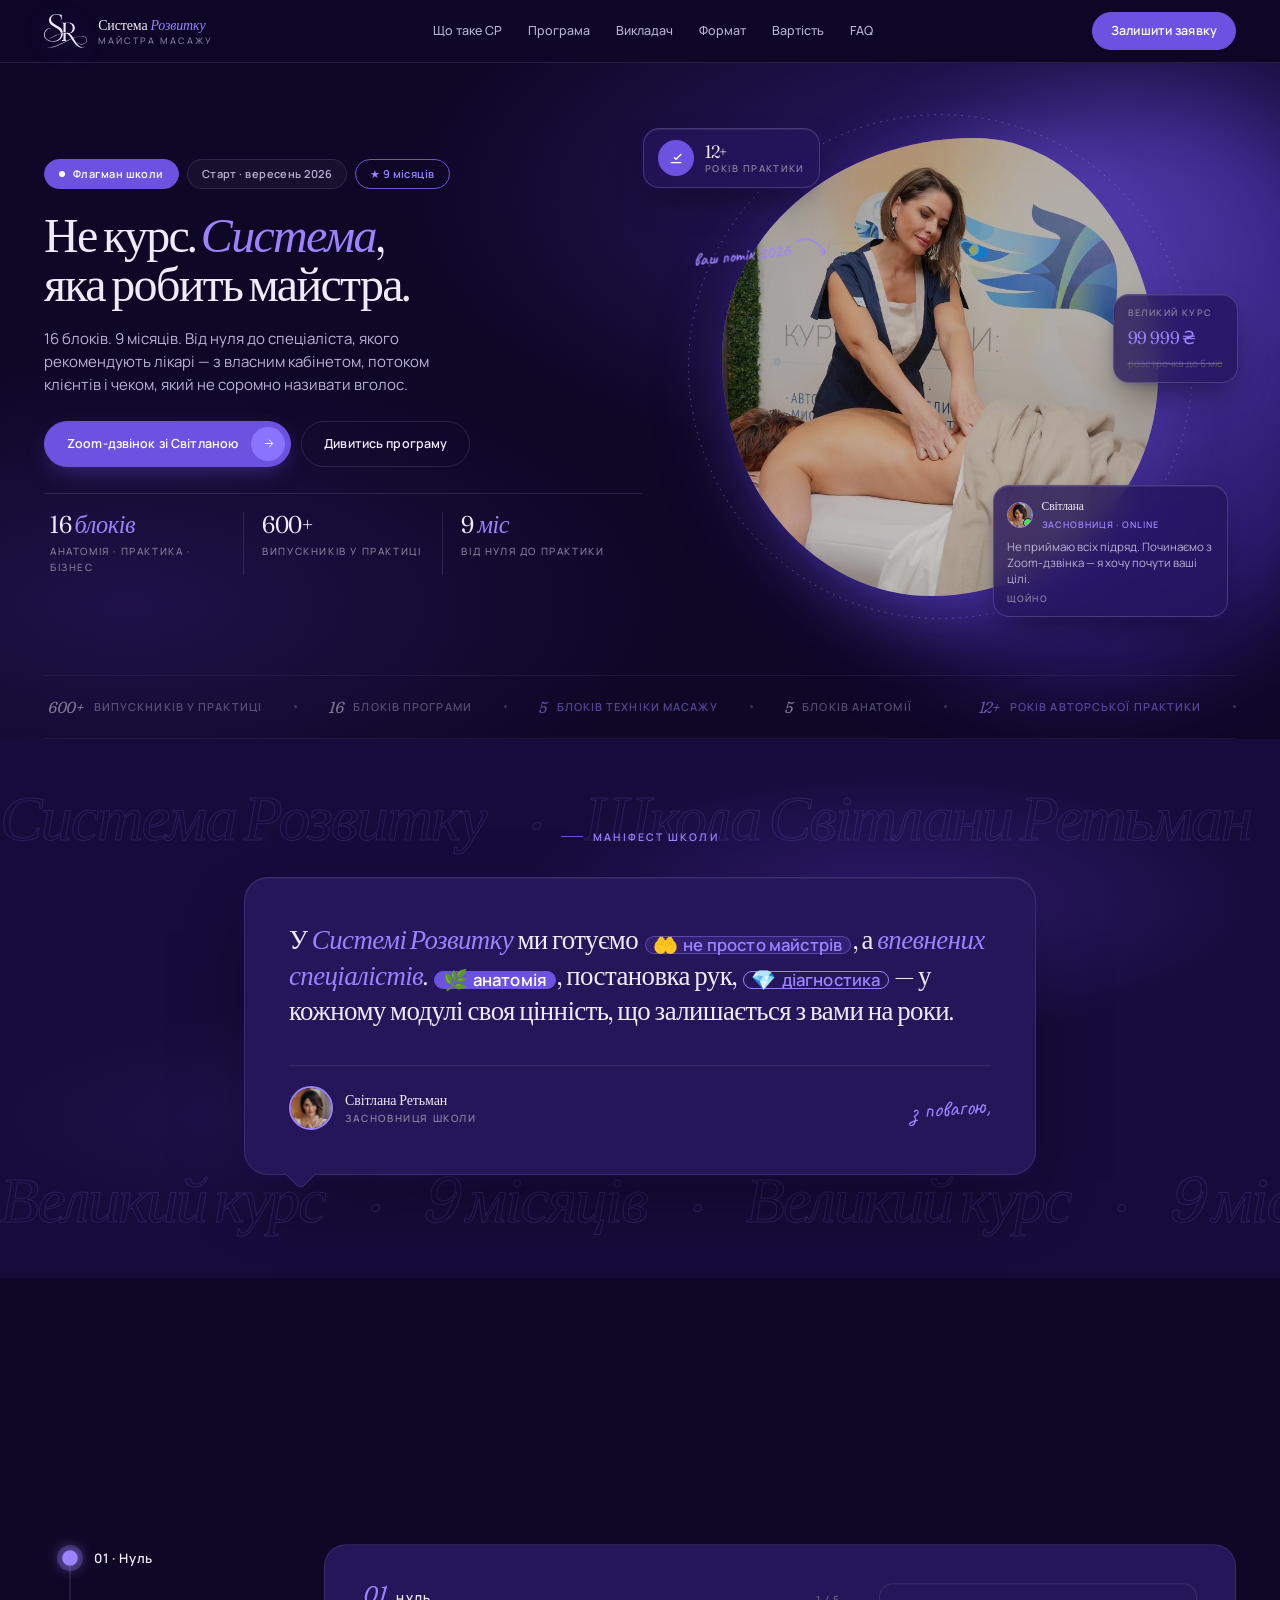
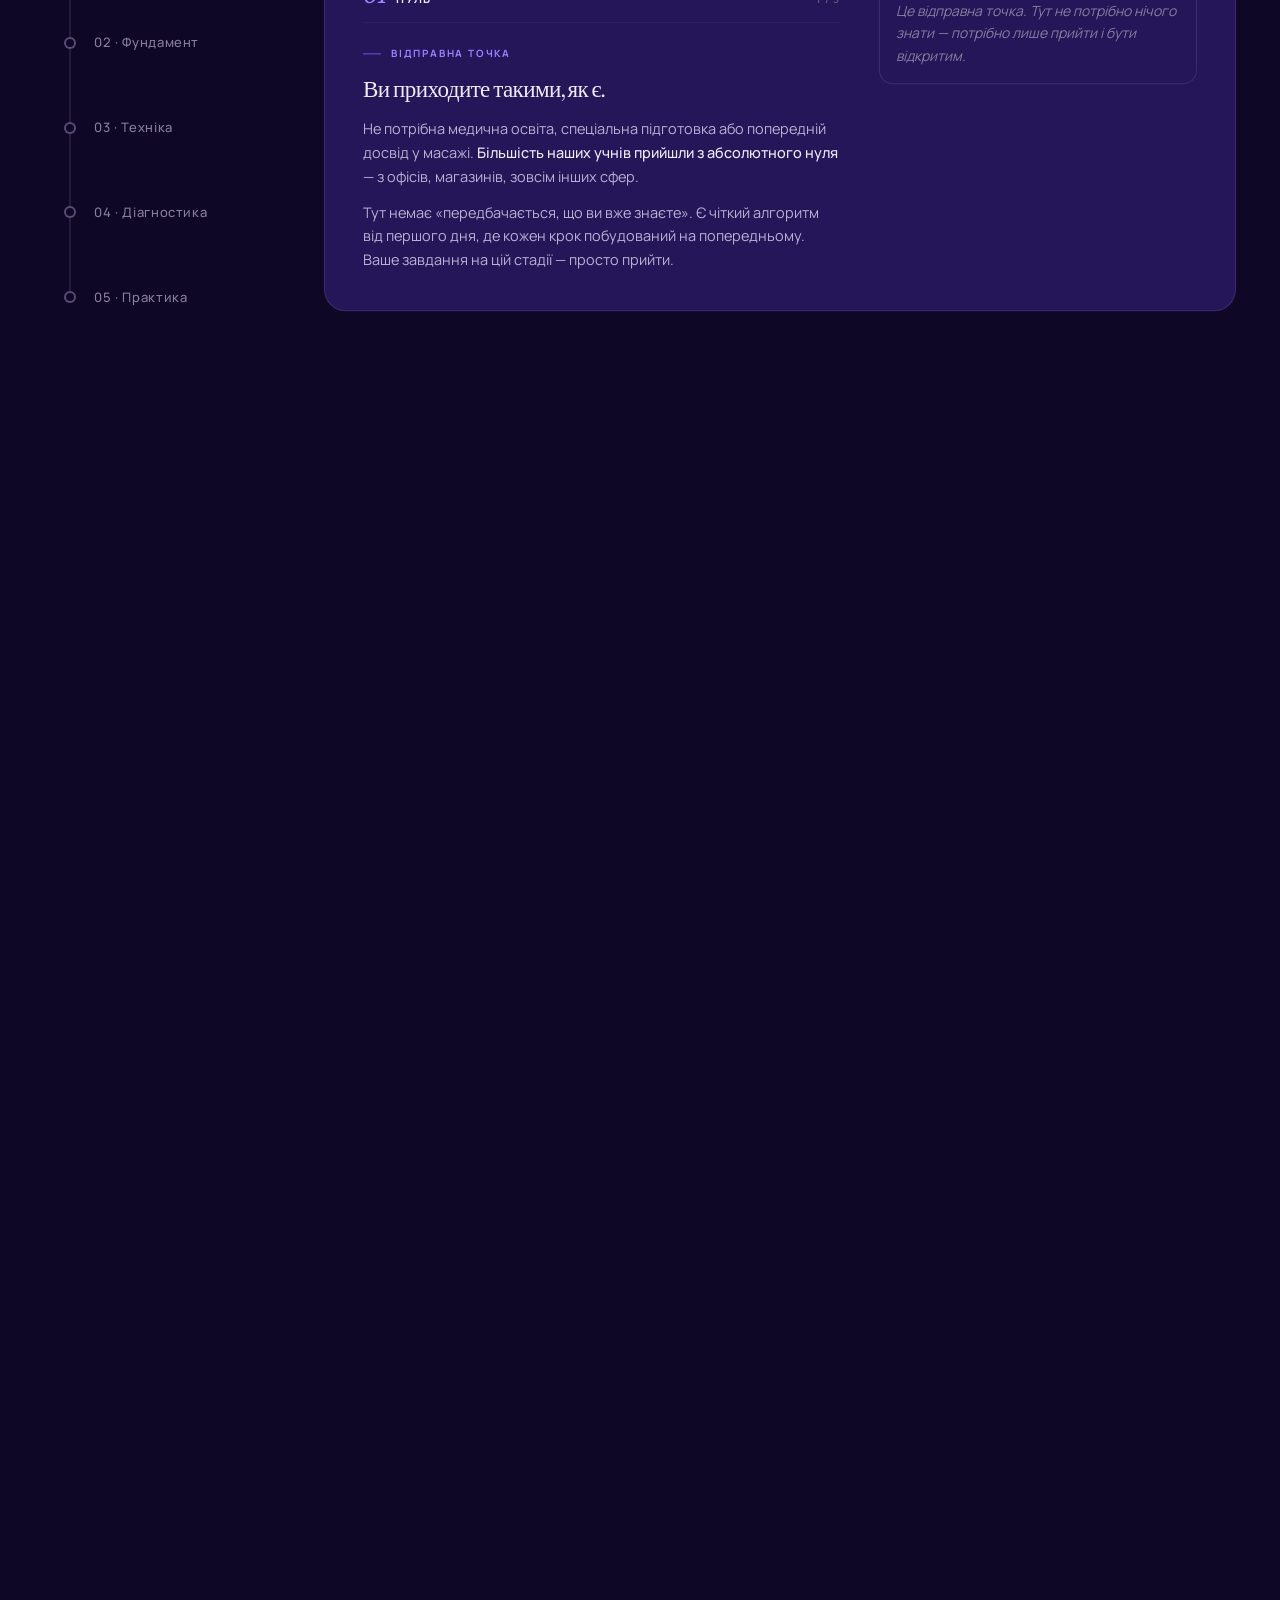
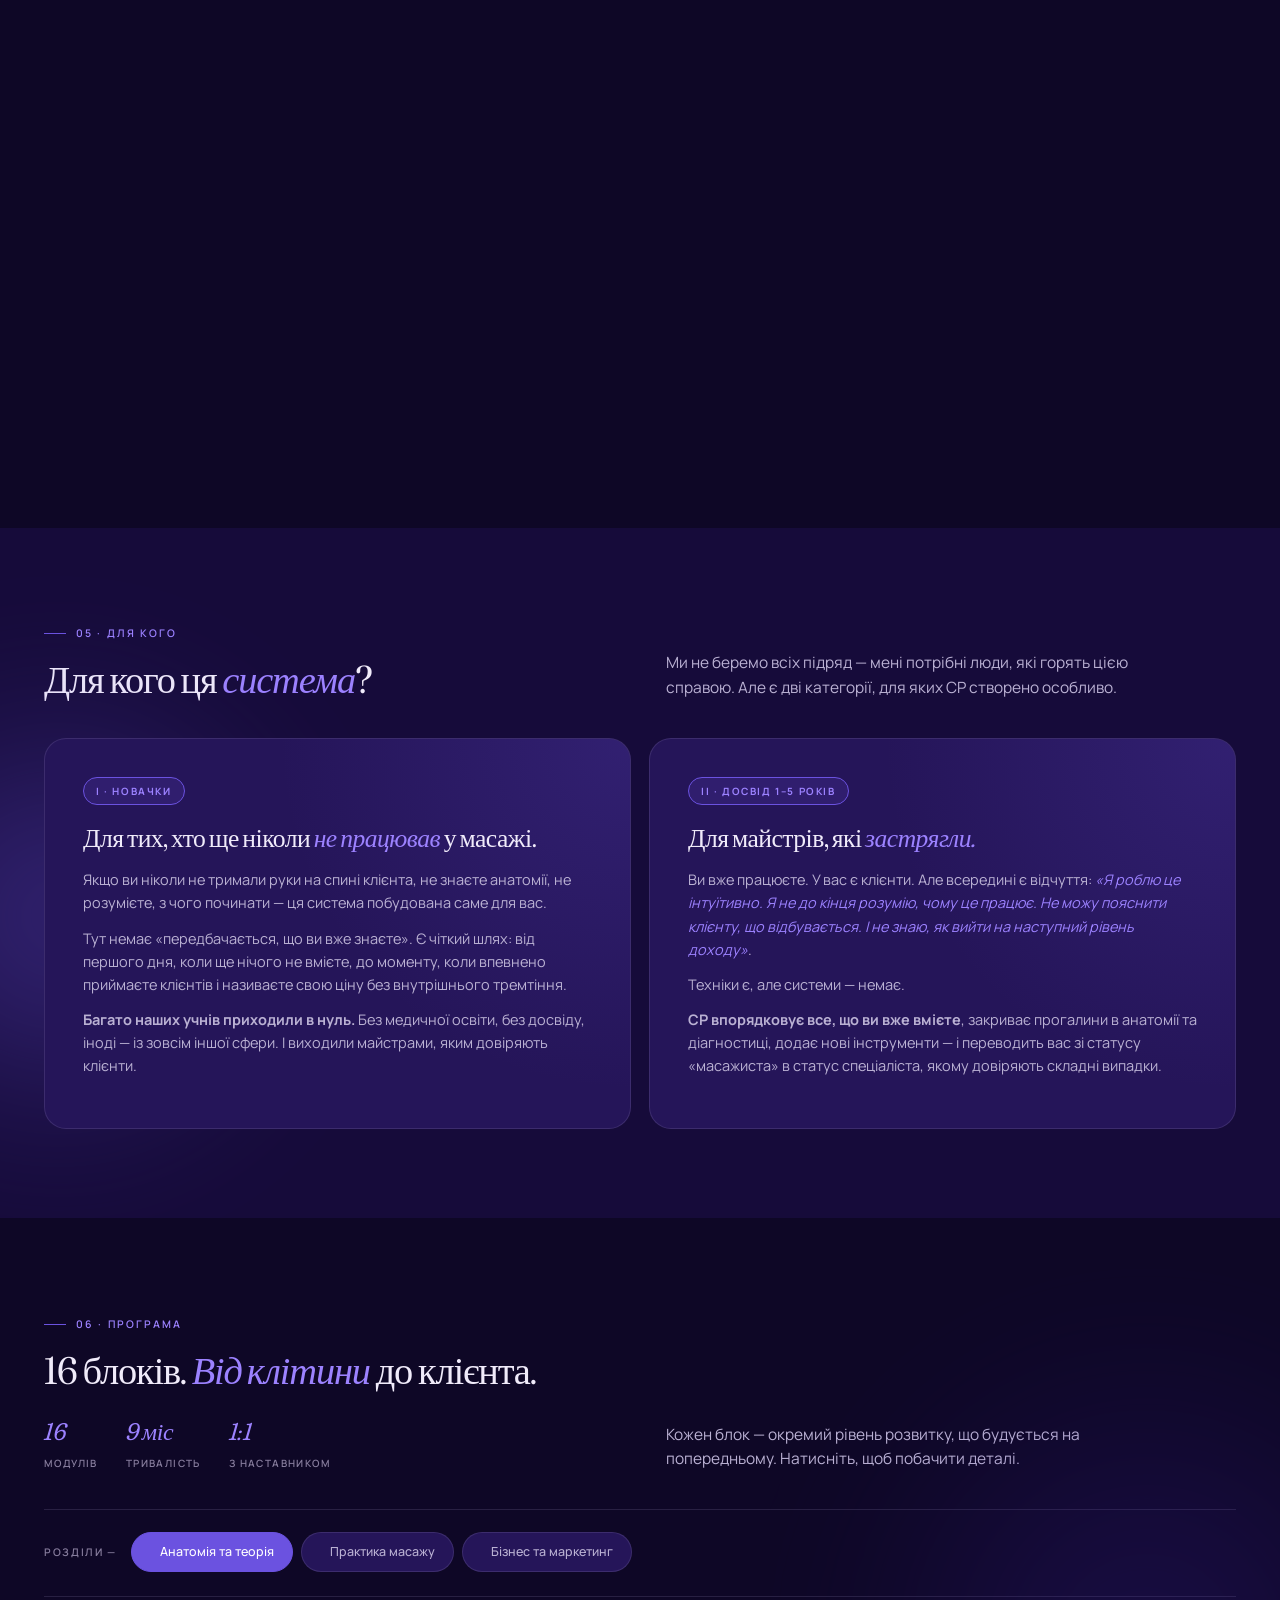
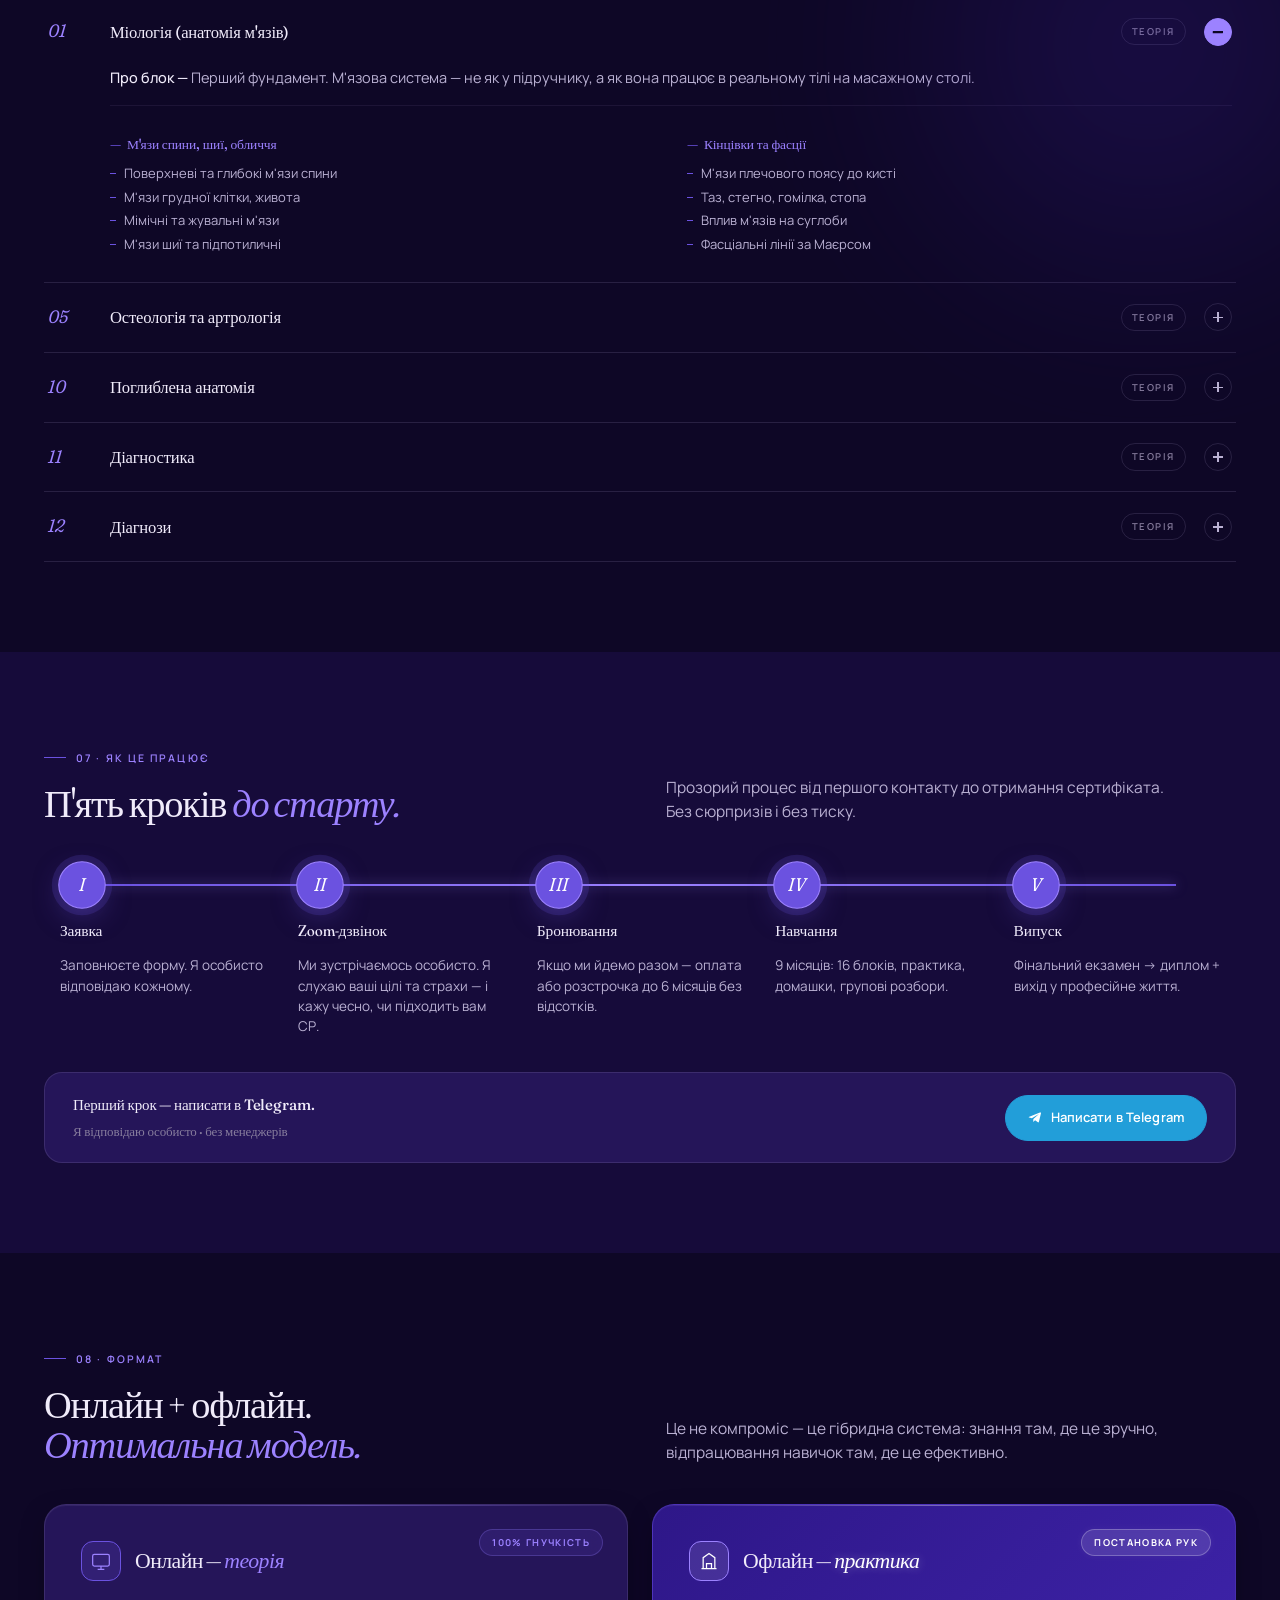
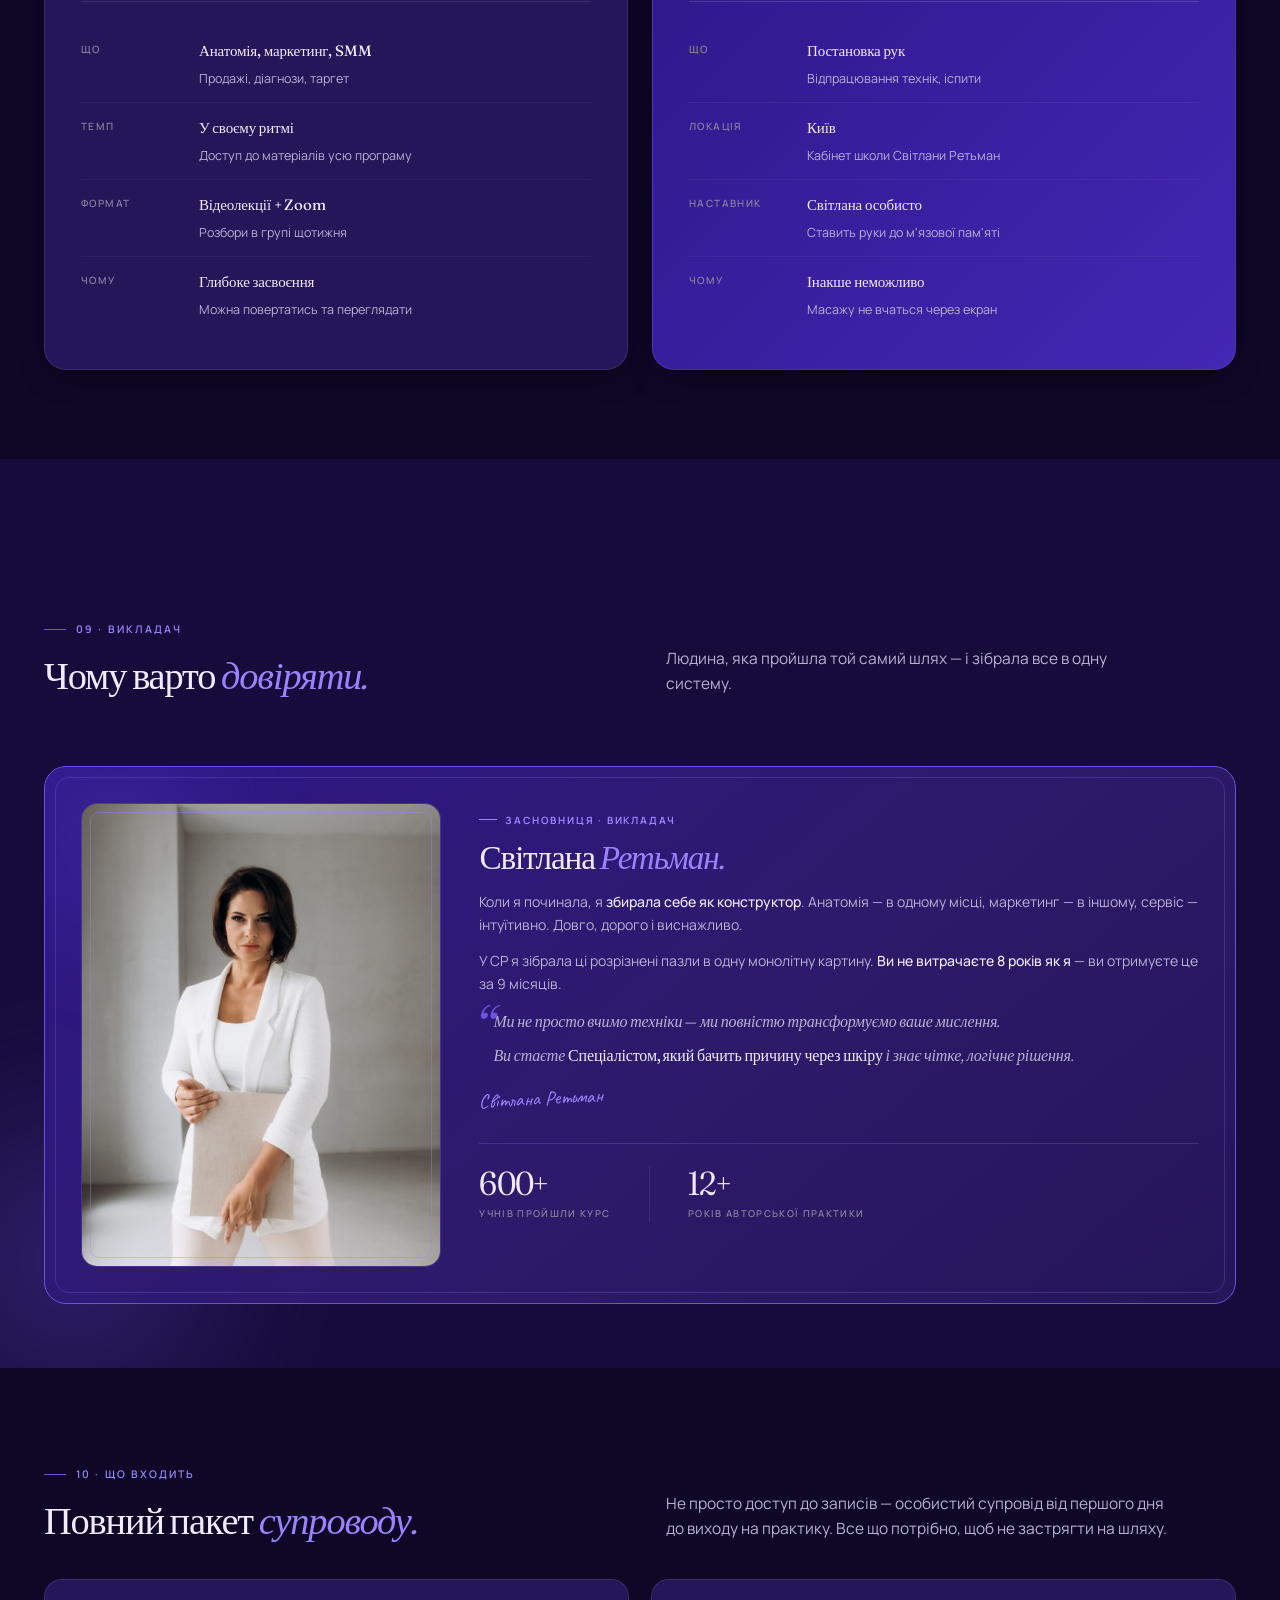
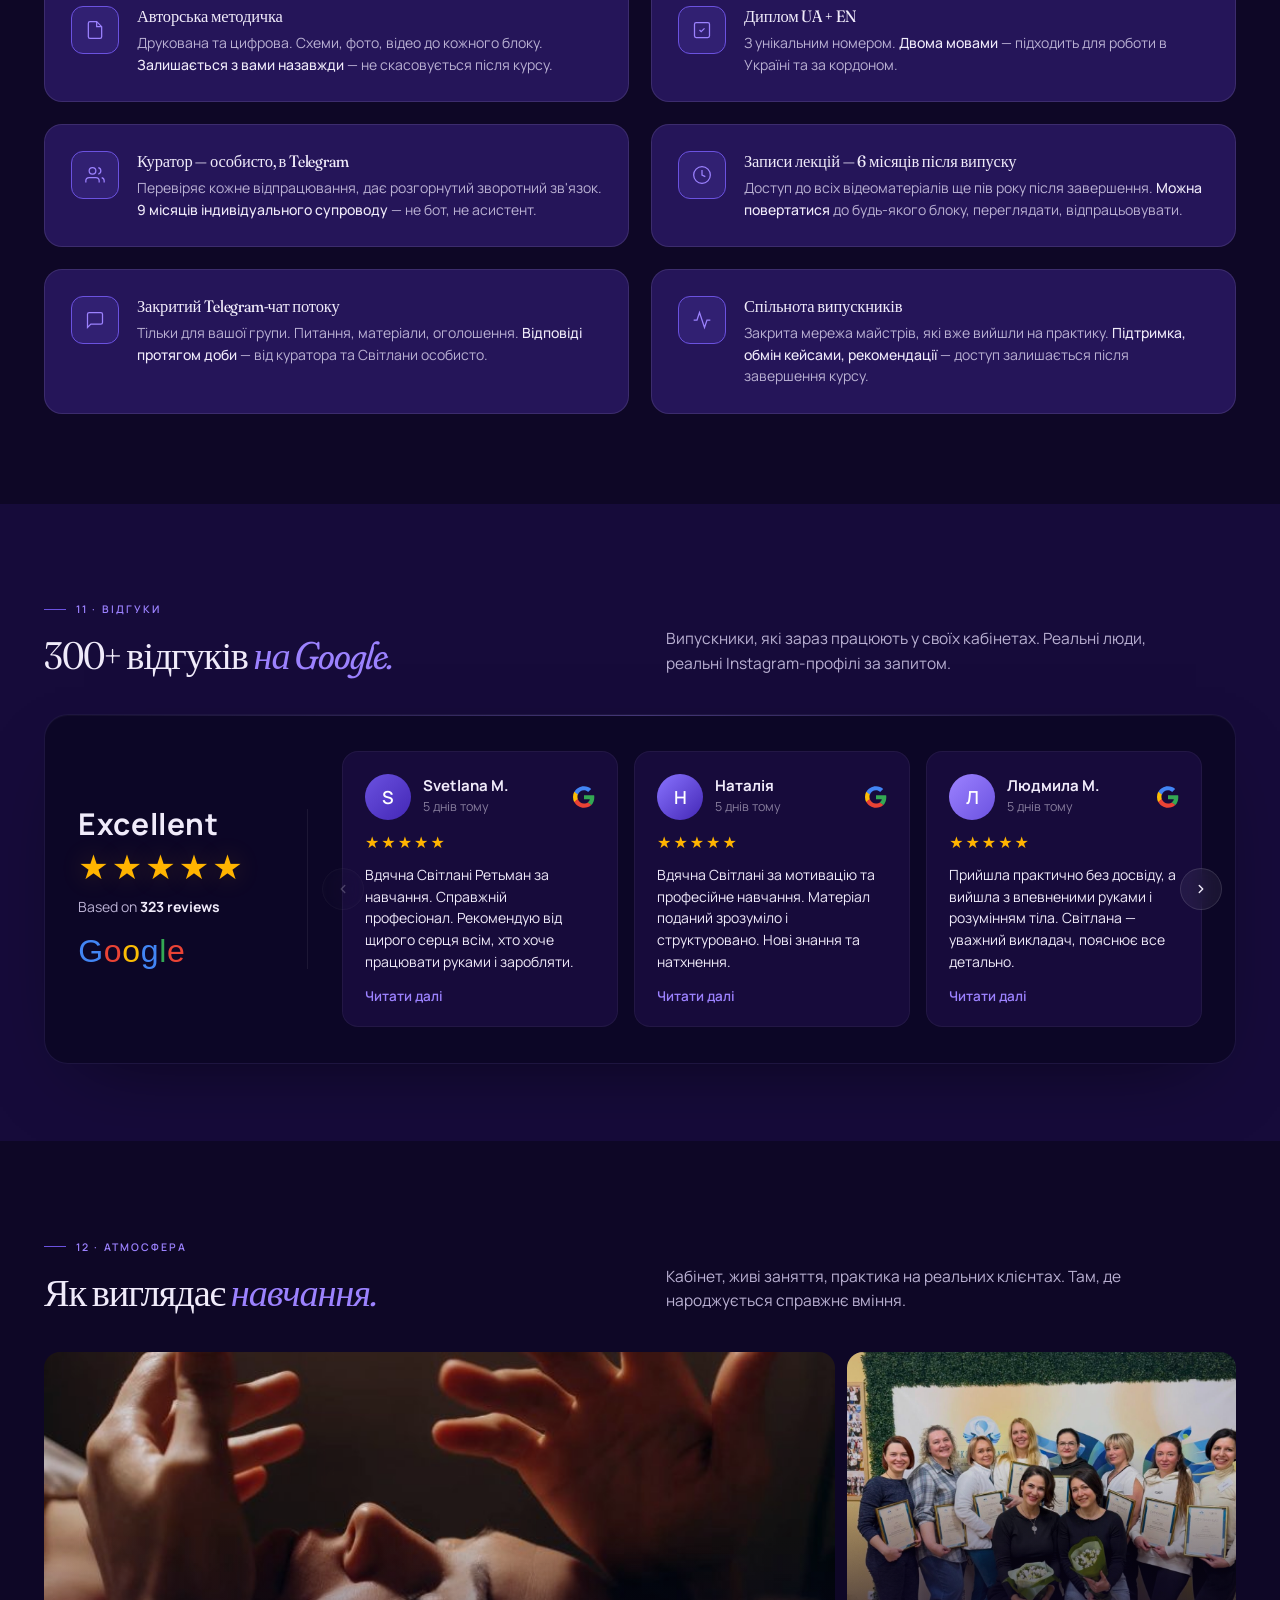
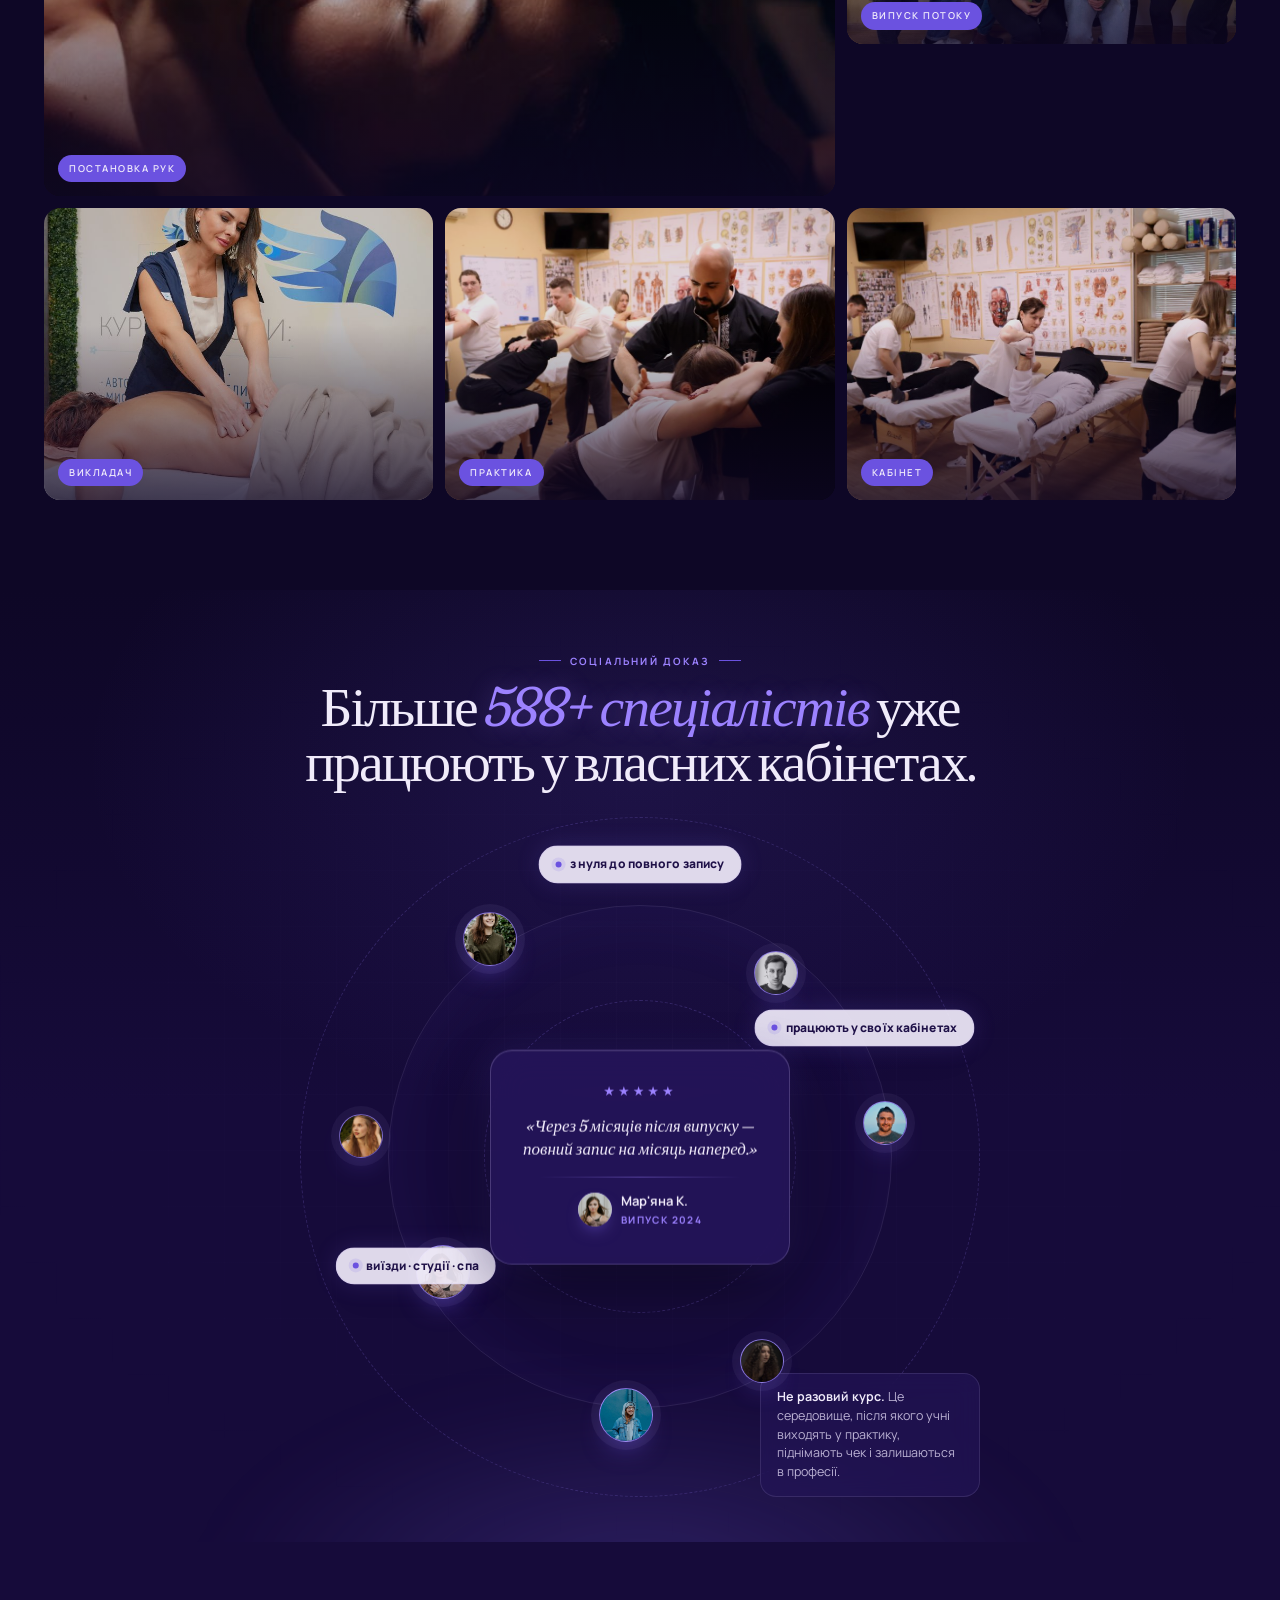
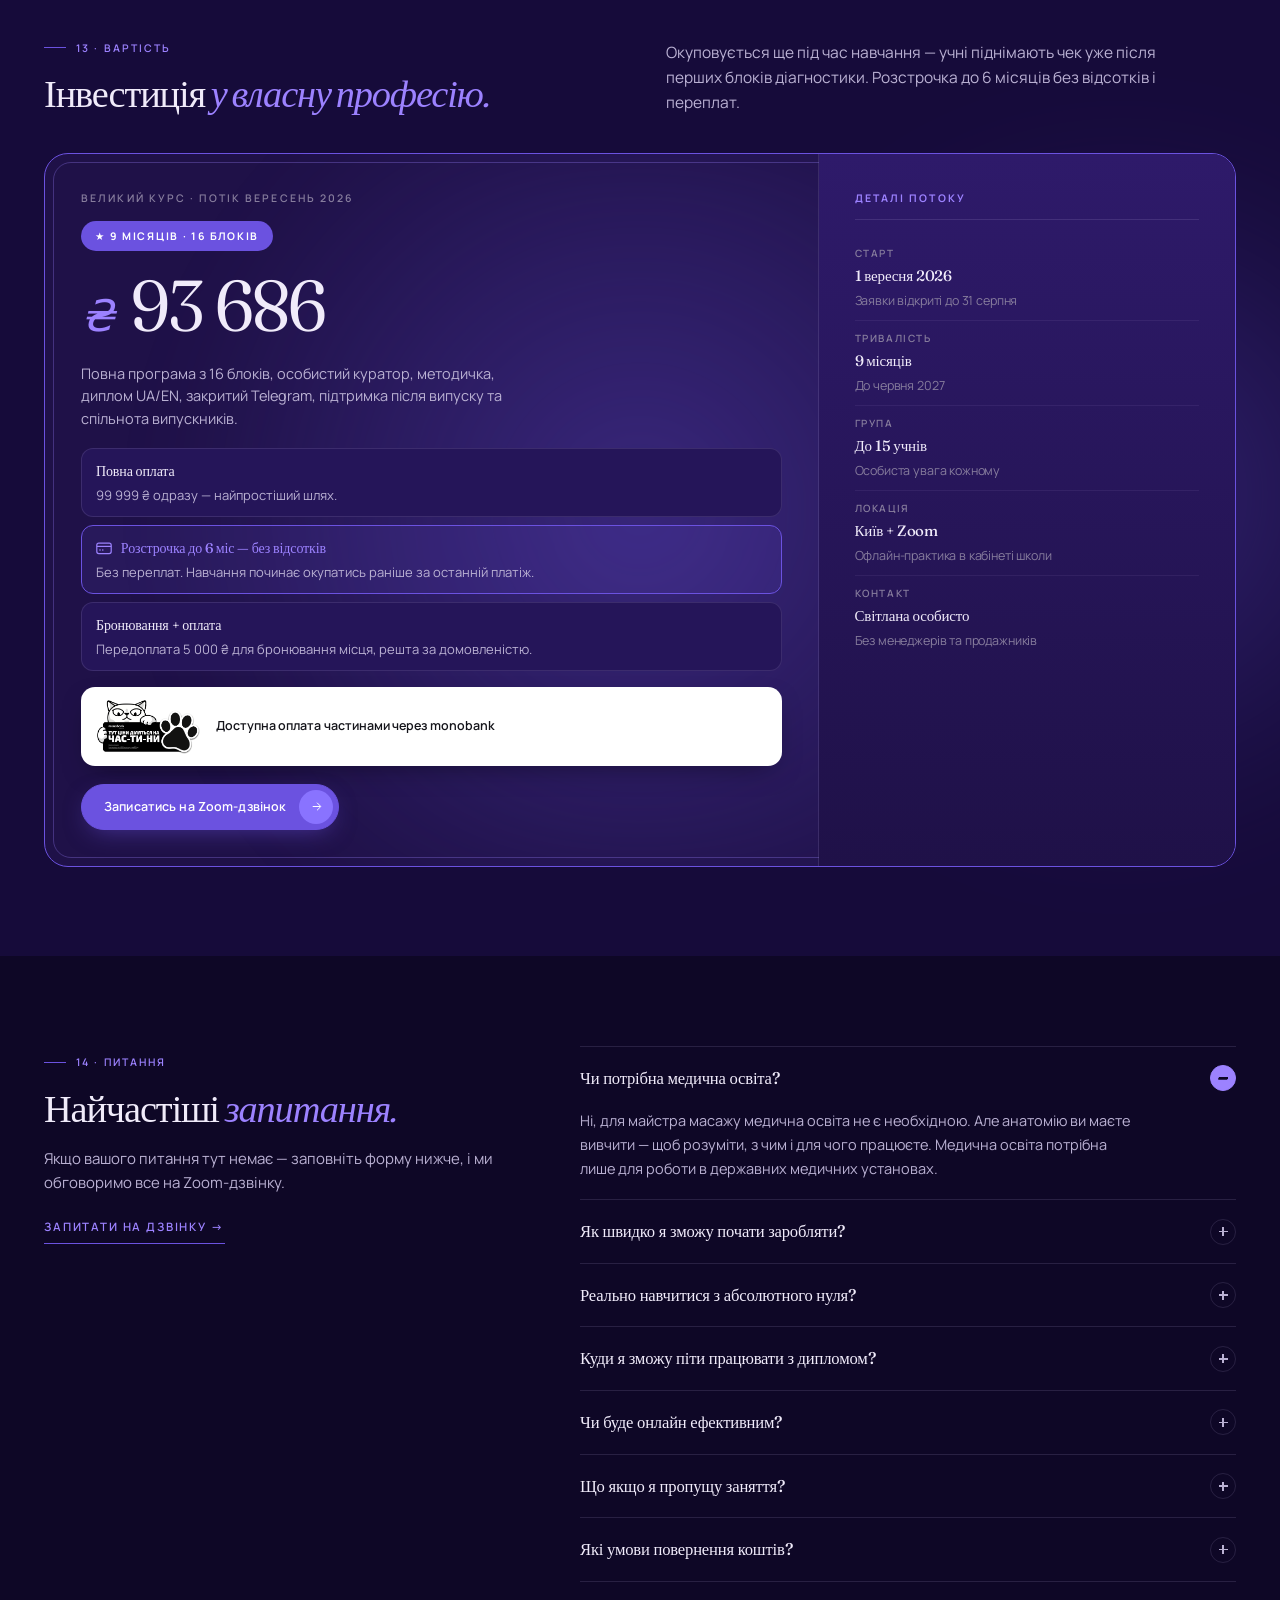
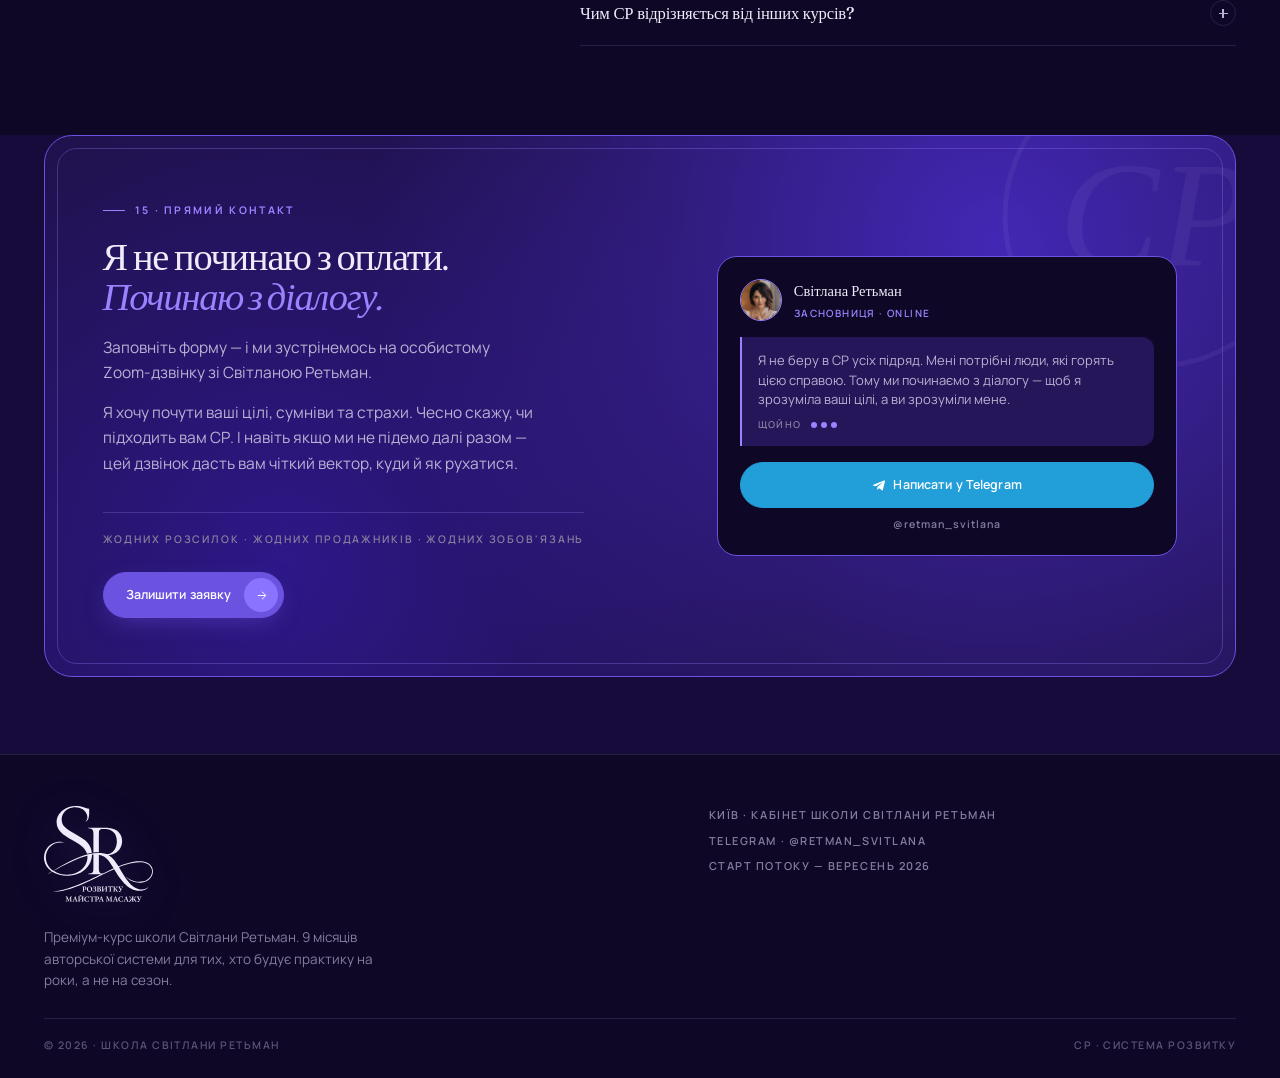
<file: index.html>
<!doctype html>
<html lang="uk">
<head>
<meta charset="utf-8">
<meta name="viewport" content="width=device-width,initial-scale=1">
<title>СР · Система Розвитку — Великий курс масажу · Школа Світлани Ретьман</title>
<meta name="description" content="9-місячна авторська система Світлани Ретьман. Від абсолютного нуля до професійного майстра з власною практикою. 16 блоків, що дають професію на роки.">
<meta name="theme-color" content="#0E0726">
<link rel="preconnect" href="https://fonts.googleapis.com">
<link rel="preconnect" href="https://fonts.gstatic.com" crossorigin>
<link rel="stylesheet" href="https://fonts.googleapis.com/css2?family=Fraunces:ital,opsz,wght,SOFT@0,9..144,300..700,0..100;1,9..144,300..700,0..100&amp;family=Manrope:wght@300..700&amp;family=Caveat:wght@500;600&amp;display=swap">
<link rel="preload" as="image" href="assets/img/c-svitlana-massage.jpg" fetchpriority="high">
<link rel="stylesheet" href="assets/css/style.css">
</head>
<body>

<header class="topbar">
  <div class="container">
    <div class="topbar-inner">
      <a href="#top" class="brand">
        <img class="brand-mark" src="assets/img/logo-sr-mark.svg" alt="СР" width="44" height="34"/>
        <span class="brand-text">
          <span class="brand-name">Система <em>Розвитку</em></span>
          <span class="brand-tag">Майстра масажу</span>
        </span>
      </a>
      <nav class="nav">
        <a href="#about">Що таке СР</a>
        <a href="#program">Програма</a>
        <a href="#teacher">Викладач</a>
        <a href="#format">Формат</a>
        <a href="#pricing">Вартість</a>
        <a href="#faq">FAQ</a>
      </nav>
      <a href="#final" class="btn btn-cta lead-open">Залишити заявку</a>
    </div>
  </div>
</header>

<section class="hero" id="top">
  <div class="hero-blob-bg"></div>


  <div class="container hero-container">
    <div class="hero-grid">
      <div class="hero-left">
        <div class="hero-pills">
          <span class="pill solid"><span class="dot"></span>Флагман школи</span>
          <span class="pill">Старт · вересень 2026</span>
          <span class="pill outlined">★ 9 місяців</span>
        </div>

        <h1>Не курс. <em class="ital">Система</em>, яка робить майстра.</h1>

        <p class="hero-lede">16 блоків. 9 місяців. Від нуля до спеціаліста, якого рекомендують лікарі — з власним кабінетом, потоком клієнтів і чеком, який не соромно називати вголос.</p>

        <div class="hero-ctas">
          <a href="#final" class="btn btn-primary lead-open">
            <span class="cta-full">Zoom-дзвінок зі Світланою</span>
            <span class="cta-short">Залишити заявку</span>
            <span class="arrow">
              <svg viewBox="0 0 24 24" fill="none" stroke="currentColor" stroke-width="1.8"><path d="M5 12h14M13 5l7 7-7 7"/></svg>
            </span>
          </a>
          <a href="#program" class="btn btn-ghost">Дивитись програму</a>
        </div>

        <div class="hero-stat-strip">
          <div class="stat-item">
            <div class="v"><span class="counter" data-counter="16" data-format="int">0</span> <em>блоків</em></div>
            <div class="l">Анатомія · Практика · Бізнес</div>
          </div>
          <div class="stat-item">
            <div class="v"><span class="counter" data-counter="600" data-format="int" data-suffix="+">0</span></div>
            <div class="l">Випускників у практиці</div>
          </div>
          <div class="stat-item">
            <div class="v"><span class="counter" data-counter="9" data-format="int">0</span> <em>міс</em></div>
            <div class="l">Від нуля до практики</div>
          </div>
        </div>
      </div>

      <div class="hero-art">
        <div class="hero-photo-wrap">
          <div class="hero-photo-frame">
            <img src="assets/img/c-svitlana-massage.jpg" alt="Світлана проводить масаж" width="720" height="756" fetchpriority="high" decoding="async"/>
          </div>
        </div>
        <div class="hero-photo-orbit" aria-hidden="true">
          <svg viewBox="0 0 100 100" fill="none">
            <circle cx="50" cy="50" r="48" stroke="#9C82FF" stroke-width="0.15" stroke-dasharray="0.3 1" opacity="0.6"/>
          </svg>
        </div>

        <div class="float-card fc-stat">
          <div class="fc-ico"><svg viewBox="0 0 24 24" fill="none" stroke="currentColor" stroke-width="2"><path d="M9 11l3 3 8-8M4 19h16"/></svg></div>
          <div class="fc-text">
            <div class="fc-k"><span class="counter" data-counter="12" data-format="int" data-suffix="+">0</span></div>
            <div class="fc-l">Років практики</div>
          </div>
        </div>

        <div class="float-card fc-price">
          <div class="fc-l">Великий курс</div>
          <div class="fc-v">99&thinsp;999&nbsp;₴</div>
          <div class="fc-old">розстрочка до 6 міс</div>
        </div>

        <div class="hand-note note-1">
          ваш потік 2026
          <svg viewBox="0 0 30 22" fill="none">
            <path d="M2 4 Q12 -2 22 8 T28 18" stroke="currentColor" stroke-width="1.3" fill="none" stroke-linecap="round"/>
            <path d="M24 14 L28 18 L24 20" stroke="currentColor" stroke-width="1.3" fill="none" stroke-linejoin="round"/>
          </svg>
        </div>

        <div class="float-card fc-chat">
          <div class="fc-head">
            <div class="fc-avatar"><img src="assets/img/c-svitlana-avatar.jpg" alt="Світлана Ретьман" loading="lazy" decoding="async"/></div>
            <div>
              <div class="fc-name">Світлана</div>
              <div class="fc-role">Засновниця · online</div>
            </div>
          </div>
          <div class="fc-msg">Не приймаю всіх підряд. Починаємо з Zoom-дзвінка — я хочу почути ваші цілі.</div>
          <div class="fc-time">щойно</div>
        </div>
      </div>
    </div>

    <div class="hero-marquee">
      <div class="marquee-wrap">
        <div class="marquee-track">
          <span class="m-badge"><span class="m-badge-num">600+</span>Випускників у практиці</span><span class="m-sep"></span>
          <span class="m-badge"><span class="m-badge-num">16</span>Блоків програми</span><span class="m-sep"></span>
          <span class="m-badge m-badge-accent"><span class="m-badge-num">5</span>Блоків техніки масажу</span><span class="m-sep"></span>
          <span class="m-badge"><span class="m-badge-num">5</span>Блоків анатомії</span><span class="m-sep"></span>
          <span class="m-badge m-badge-accent"><span class="m-badge-num">12+</span>Років авторської практики</span><span class="m-sep"></span>
          <span class="m-badge"><span class="m-badge-num">6</span>Блоків бізнесу та маркетингу</span><span class="m-sep"></span>
          <span class="m-badge m-badge-accent"><span class="m-badge-num">9</span>Місяців до власної практики</span><span class="m-sep"></span>
          <span class="m-badge"><span class="m-badge-num">20K+</span>Сеансів досвіду</span><span class="m-sep"></span>
          <span class="m-badge m-badge-accent"><span class="m-badge-num">1:1</span>Наставник особисто</span><span class="m-sep"></span>
        </div>
        <div class="marquee-track" aria-hidden="true">
          <span class="m-badge"><span class="m-badge-num">600+</span>Випускників у практиці</span><span class="m-sep"></span>
          <span class="m-badge"><span class="m-badge-num">16</span>Блоків програми</span><span class="m-sep"></span>
          <span class="m-badge m-badge-accent"><span class="m-badge-num">5</span>Блоків техніки масажу</span><span class="m-sep"></span>
          <span class="m-badge"><span class="m-badge-num">5</span>Блоків анатомії</span><span class="m-sep"></span>
          <span class="m-badge m-badge-accent"><span class="m-badge-num">12+</span>Років авторської практики</span><span class="m-sep"></span>
          <span class="m-badge"><span class="m-badge-num">6</span>Блоків бізнесу та маркетингу</span><span class="m-sep"></span>
          <span class="m-badge m-badge-accent"><span class="m-badge-num">9</span>Місяців до власної практики</span><span class="m-sep"></span>
          <span class="m-badge"><span class="m-badge-num">20K+</span>Сеансів досвіду</span><span class="m-sep"></span>
          <span class="m-badge m-badge-accent"><span class="m-badge-num">1:1</span>Наставник особисто</span><span class="m-sep"></span>
        </div>
      </div>
    </div>
  </div>
</section>
<!-- ============================================================
     03 · MANIFESTO
============================================================ -->
<section class="manifesto">
  <div class="manifesto-mq-bg top" aria-hidden="true">
    <div class="mq-mute">
      <span class="mqi">Система Розвитку</span><span class="mqi">·</span>
      <span class="mqi">Школа Світлани Ретьман</span><span class="mqi">·</span>
      <span class="mqi">Система Розвитку</span><span class="mqi">·</span>
      <span class="mqi">Школа Світлани Ретьман</span><span class="mqi">·</span>
    </div>
  </div>
  <div class="manifesto-mq-bg bot" aria-hidden="true">
    <div class="mq-mute mq-mute-reverse">
      <span class="mqi">Великий курс</span><span class="mqi">·</span>
      <span class="mqi">9 місяців</span><span class="mqi">·</span>
      <span class="mqi">Великий курс</span><span class="mqi">·</span>
      <span class="mqi">9 місяців</span><span class="mqi">·</span>
    </div>
  </div>

  <div class="container mfst-container">
    <div class="mfst-eyebrow-row reveal">
      <span class="eyebrow">Маніфест школи</span>
    </div>

    <div class="mfst-bubble reveal" data-delay="1">
      <p class="mfst-text">У <em class="ital">Системі Розвитку</em> ми готуємо <span class="mfst-inline-card"><span class="mic-emoji">🤲</span>не просто майстрів</span>, а <em class="ital">впевнених спеціалістів</em>. <span class="mfst-inline-card solid"><span class="mic-emoji">🌿</span>анатомія</span>, постановка рук, <span class="mfst-inline-card outlined"><span class="mic-emoji">💎</span>діагностика</span> — у кожному модулі своя цінність, що залишається з вами на роки.</p>
      <div class="mfst-author">
        <div class="mau-photo"><img src="assets/img/c-svitlana-avatar.jpg" alt="Світлана Ретьман" loading="lazy" decoding="async"/></div>
        <div class="mau-text">
          <div class="mau-name">Світлана Ретьман</div>
          <div class="mau-role">Засновниця школи</div>
        </div>
        <span class="mau-sig">з повагою,</span>
      </div>
    </div>
  </div>
</section>

<!-- ============================================================
     04 · JOURNEY PATH — вертикальний sticky-scroll
============================================================ -->
<section class="journey" id="about">
  <div class="container j-sticky-container">
    <div class="j-progress-col">
      <div class="j-progress-bar-wrap">
        <div class="j-progress-line-track">
          <div class="j-progress-line-fill" id="jProgressFill"></div>
        </div>
        <div class="j-progress-nodes" id="jProgressNodes">
          <!-- JS додасть вузли прогресу -->
        </div>
      </div>
    </div>
    <div class="j-cards-col">
      <div class="j-mobile-header">
        <div class="section-head section-head--flush">
          <span class="eyebrow">04 · Що таке СР</span>
          <h2>Ваш шлях від нуля<br>до <em class="ital">власної практики.</em></h2>
        </div>
        <div class="j-mobile-hint">
          <svg viewBox="0 0 24 24" fill="none" stroke="currentColor" stroke-width="1.8"><path d="M5 12h14M13 5l7 7-7 7"/></svg>
          <span>Свайпайте, щоб гортати</span>
        </div>
      </div>
      <div class="j-viewport" id="jViewport">
        <div class="j-slides-track" id="jSlides"></div>
      </div>
    </div>
  </div>
</section>

<!-- ============================================================
     05 · AUDIENCE
============================================================ -->
<section class="audience">
  <div class="glow glow-v glow-1"></div>
  <div class="container">
    <div class="section-head">
      <div class="reveal">
        <span class="eyebrow">05 · Для кого</span>
        <h2>Для кого ця <em class="ital">система</em>?</h2>
      </div>
      <div class="reveal" data-delay="1">
        <p class="lede">Ми не беремо всіх підряд — мені потрібні люди, які горять цією справою. Але є дві категорії, для яких СР створено особливо.</p>
      </div>
    </div>

    <div class="aud-grid">
      <div class="aud-card reveal">
        <span class="aud-tag">i · Новачки</span>
        <h3>Для тих, хто ще ніколи <em>не працював</em> у масажі.</h3>
        <p>Якщо ви ніколи не тримали руки на спині клієнта, не знаєте анатомії, не розумієте, з чого починати — ця система побудована саме для вас.</p>
        <p>Тут немає «передбачається, що ви вже знаєте». Є чіткий шлях: від першого дня, коли ще нічого не вмієте, до моменту, коли впевнено приймаєте клієнтів і називаєте свою ціну без внутрішнього тремтіння.</p>
        <p><strong>Багато наших учнів приходили в нуль.</strong> Без медичної освіти, без досвіду, іноді — із зовсім іншої сфери. І виходили майстрами, яким довіряють клієнти.</p>
      </div>

      <div class="aud-card reveal" data-delay="1">
        <span class="aud-tag">ii · Досвід 1–5 років</span>
        <h3>Для майстрів, які <em>застрягли.</em></h3>
        <p>Ви вже працюєте. У вас є клієнти. Але всередині є відчуття: <em class="ital">«Я роблю це інтуїтивно. Я не до кінця розумію, чому це працює. Не можу пояснити клієнту, що відбувається. І не знаю, як вийти на наступний рівень доходу»</em>.</p>
        <p>Техніки є, але системи — немає.</p>
        <p><strong>СР впорядковує все, що ви вже вмієте</strong>, закриває прогалини в анатомії та діагностиці, додає нові інструменти — і переводить вас зі статусу «масажиста» в статус спеціаліста, якому довіряють складні випадки.</p>
      </div>
    </div>
  </div>
</section>

<!-- ============================================================
     06 · PROGRAM — 16 modules
============================================================ -->
<section class="program" id="program">
  <div class="glow glow-vd glow-1"></div>
  <div class="container">
    <div class="section-head">
      <div class="reveal">
        <span class="eyebrow">06 · Програма</span>
        <h2>16 блоків. <em class="ital">Від клітини</em> до клієнта.</h2>
        <div class="prog-meta">
          <div class="pms"><strong>16</strong>Модулів</div>
          <div class="pms"><strong>9 міс</strong>Тривалість</div>
          <div class="pms"><strong>1:1</strong>З наставником</div>
        </div>
      </div>
      <div class="reveal" data-delay="1">
        <p class="lede">Кожен блок — окремий рівень розвитку, що будується на попередньому. Натисніть, щоб побачити деталі.</p>
      </div>
    </div>

    <div class="prog-tabs reveal" id="progTabs">
      <span class="prog-tabs-label">Розділи —</span>
      <button class="prog-tab active" type="button" data-cat="theory"><span class="tn"></span>Анатомія та теорія</button>
      <button class="prog-tab" type="button" data-cat="practice"><span class="tn"></span>Практика масажу</button>
      <button class="prog-tab" type="button" data-cat="business"><span class="tn"></span>Бізнес та маркетинг</button>
    </div>

    <div class="prog-list reveal" id="progList"></div>
  </div>
</section>

<!-- ============================================================
     07 · PROCESS
============================================================ -->
<section class="process">
  <div class="container">
    <div class="section-head">
      <div class="reveal">
        <span class="eyebrow">07 · Як це працює</span>
        <h2>П'ять кроків <em class="ital">до старту.</em></h2>
      </div>
      <div class="reveal" data-delay="1">
        <p class="lede">Прозорий процес від першого контакту до отримання сертифіката. Без сюрпризів і без тиску.</p>
      </div>
    </div>
    <div class="steps">
      <div class="step reveal"><div class="step-dot">I</div><h4>Заявка</h4><p>Заповнюєте форму. Я особисто відповідаю кожному.</p></div>
      <div class="step reveal" data-delay="1"><div class="step-dot">II</div><h4>Zoom-дзвінок</h4><p>Ми зустрічаємось особисто. Я слухаю ваші цілі та страхи — і кажу чесно, чи підходить вам СР.</p></div>
      <div class="step reveal" data-delay="2"><div class="step-dot">III</div><h4>Бронювання</h4><p>Якщо ми йдемо разом — оплата або розстрочка до 6 місяців без відсотків.</p></div>
      <div class="step reveal" data-delay="3"><div class="step-dot">IV</div><h4>Навчання</h4><p>9 місяців: 16 блоків, практика, домашки, групові розбори.</p></div>
      <div class="step reveal" data-delay="4"><div class="step-dot">V</div><h4>Випуск</h4><p>Фінальний екзамен → диплом + вихід у професійне життя.</p></div>
    </div>
    <div class="process-cta reveal" data-delay="2">
      <div class="process-cta-text">
        <span>Перший крок — написати в Telegram.</span>
        <span class="process-cta-note">Я відповідаю особисто · без менеджерів</span>
      </div>
      <a href="https://t.me/retman_svitlana" target="_blank" rel="noopener" class="btn btn-tg-inline">
        <svg class="icon-inline" viewBox="0 0 24 24" fill="currentColor"><path d="M22.05 2.79L2.4 10.42c-1.34.51-1.33 1.23-.24 1.56l4.96 1.55 11.49-7.25c.54-.33 1.04-.15.63.21l-9.32 8.42-.34 5.09c.52 0 .75-.24 1.04-.52l2.5-2.43 5.18 3.82c.95.52 1.64.25 1.88-.88L23.96 4.35c.35-1.39-.53-2.02-1.91-1.56z"/></svg>
        Написати в Telegram
      </a>
    </div>
  </div>
</section>

<!-- ============================================================
     08 · FORMAT
============================================================ -->
<section class="format" id="format">
  <div class="container">
    <div class="section-head">
      <div class="reveal">
        <span class="eyebrow">08 · Формат</span>
        <h2>Онлайн + офлайн. <br><em class="ital">Оптимальна модель.</em></h2>
      </div>
      <div class="reveal" data-delay="1">
        <p class="lede">Це не компроміс — це гібридна система: знання там, де це зручно, відпрацювання навичок там, де це ефективно.</p>
      </div>
    </div>

    <div class="format-grid">
      <div class="fmt-block reveal">
        <span class="fmt-badge">100% гнучкість</span>
        <div class="fmt-head">
          <div class="fmt-ico"><svg viewBox="0 0 24 24" fill="none" stroke="currentColor" stroke-width="1.5"><rect x="2" y="4" width="20" height="14" rx="2"/><path d="M8 22h8M12 18v4"/></svg></div>
          <h3>Онлайн — <em>теорія</em></h3>
        </div>
        <div class="fmt-row"><div class="k">Що</div><div class="v">Анатомія, маркетинг, SMM<small>Продажі, діагнози, таргет</small></div></div>
        <div class="fmt-row"><div class="k">Темп</div><div class="v">У своєму ритмі<small>Доступ до матеріалів усю програму</small></div></div>
        <div class="fmt-row"><div class="k">Формат</div><div class="v">Відеолекції + Zoom<small>Розбори в групі щотижня</small></div></div>
        <div class="fmt-row"><div class="k">Чому</div><div class="v">Глибоке засвоєння<small>Можна повертатись та переглядати</small></div></div>
      </div>

      <div class="fmt-block dark reveal" data-delay="1">
        <span class="fmt-badge">Постановка рук</span>
        <div class="fmt-head">
          <div class="fmt-ico"><svg viewBox="0 0 24 24" fill="none" stroke="currentColor" stroke-width="1.5"><path d="M3 21h18M5 21V8l7-5 7 5v13M9 21v-6h6v6"/></svg></div>
          <h3>Офлайн — <em>практика</em></h3>
        </div>
        <div class="fmt-row"><div class="k">Що</div><div class="v">Постановка рук<small>Відпрацювання технік, іспити</small></div></div>
        <div class="fmt-row"><div class="k">Локація</div><div class="v">Київ<small>Кабінет школи Світлани Ретьман</small></div></div>
        <div class="fmt-row"><div class="k">Наставник</div><div class="v">Світлана особисто<small>Ставить руки до м'язової пам'яті</small></div></div>
        <div class="fmt-row"><div class="k">Чому</div><div class="v">Інакше неможливо<small>Масажу не вчаться через екран</small></div></div>
      </div>
    </div>
  </div>
</section>


<!-- ============================================================
     09 · TEACHER — MANIFESTO CARD
============================================================ -->
<section class="teacher-manifesto" id="teacher">
  <div class="glow glow-v glow-1"></div>
  <div class="container">
    <div class="section-head section-head--teacher">
      <div class="reveal">
        <span class="eyebrow">09 · Викладач</span>
        <h2>Чому варто <em class="ital">довіряти.</em></h2>
      </div>
      <div class="reveal" data-delay="1">
        <p class="lede">Людина, яка пройшла той самий шлях — і зібрала все в одну систему.</p>
      </div>
    </div>

    <div class="tm-card reveal">
      <div class="tm-card-glow"></div>
      <div class="tm-main">
        <!-- Ліва колонка: велике фото -->
        <div class="tm-left">
          <div class="tm-photo-placeholder">
            <img src="assets/img/c-svitlana-portrait.jpg" alt="Світлана Ретьман — засновниця та викладач" loading="lazy" decoding="async"/>
          </div>
        </div>
        <!-- Права колонка: підпис + текст + цитата -->
        <div class="tm-right">
          <div class="tm-role">Засновниця · Викладач</div>
          <div class="tm-name">Світлана <em>Ретьман.</em></div>
          <div class="tm-intro">
            Коли я починала, я <strong>збирала себе як конструктор</strong>. Анатомія — в одному місці, маркетинг — в іншому, сервіс — інтуїтивно. Довго, дорого і виснажливо.
          </div>
          <div class="tm-intro">
            У СР я зібрала ці розрізнені пазли в одну монолітну картину. <strong>Ви не витрачаєте 8 років як я</strong> — ви отримуєте це за 9 місяців.
          </div>
          <div class="tm-quote-block">
            <div class="tm-quote">
              <p>Ми не просто вчимо техніки — ми повністю трансформуємо ваше мислення.</p>
              <p>Ви стаєте <strong>Спеціалістом, який бачить причину через шкіру</strong> і знає чітке, логічне рішення.</p>
            </div>
          </div>
          <span class="tm-sig">Світлана Ретьман</span>
          <div class="tm-stats">
            <div class="tm-stat">
              <div class="k"><span class="counter" data-counter="600" data-suffix="+">0</span></div>
              <div class="l">Учнів пройшли курс</div>
            </div>
            <div class="tm-stat">
              <div class="k"><span class="counter" data-counter="12" data-suffix="+">0</span></div>
              <div class="l">Років авторської практики</div>
            </div>
          </div>
        </div>
      </div>
    </div>
  </div>
</section>


<!-- ============================================================
     10 · PACKAGE SUMMARY
============================================================ -->
<section class="pkg-section" id="package-summary">
  <div class="container">
    <div class="section-head">
      <div class="reveal">
        <span class="eyebrow">10 · Що входить</span>
        <h2>Повний пакет <em class="ital">супроводу.</em></h2>
      </div>
      <div class="reveal" data-delay="1">
        <p class="lede">Не просто доступ до записів — особистий супровід від першого дня до виходу на практику. Все що потрібно, щоб не застрягти на шляху.</p>
      </div>
    </div>

    <div class="pkg-list reveal">
        <div class="pkg-li">
          <div class="pkg-ico"><svg viewBox="0 0 24 24" fill="none" stroke="currentColor" stroke-width="1.5"><path d="M14 2H6a2 2 0 0 0-2 2v16a2 2 0 0 0 2 2h12a2 2 0 0 0 2-2V8z"/><polyline points="14 2 14 8 20 8"/></svg></div>
          <div>
            <div class="pkg-li-title">Авторська методичка</div>
            <div class="pkg-li-desc">Друкована та цифрова. Схеми, фото, відео до кожного блоку. <strong>Залишається з вами назавжди</strong> — не скасовується після курсу.</div>
          </div>
        </div>
        <div class="pkg-li">
          <div class="pkg-ico"><svg viewBox="0 0 24 24" fill="none" stroke="currentColor" stroke-width="1.5"><rect x="3" y="3" width="18" height="18" rx="2"/><path d="M9 12l2 2 4-4"/></svg></div>
          <div>
            <div class="pkg-li-title">Диплом UA + EN</div>
            <div class="pkg-li-desc">З унікальним номером. <strong>Двома мовами</strong> — підходить для роботи в Україні та за кордоном.</div>
          </div>
        </div>
        <div class="pkg-li">
          <div class="pkg-ico"><svg viewBox="0 0 24 24" fill="none" stroke="currentColor" stroke-width="1.5"><path d="M17 21v-2a4 4 0 0 0-4-4H5a4 4 0 0 0-4 4v2"/><circle cx="9" cy="7" r="4"/><path d="M23 21v-2a4 4 0 0 0-3-3.87M16 3.13a4 4 0 0 1 0 7.75"/></svg></div>
          <div>
            <div class="pkg-li-title">Куратор — особисто, в Telegram</div>
            <div class="pkg-li-desc">Перевіряє кожне відпрацювання, дає розгорнутий зворотний зв'язок. <strong>9 місяців індивідуального супроводу</strong> — не бот, не асистент.</div>
          </div>
        </div>
        <div class="pkg-li">
          <div class="pkg-ico"><svg viewBox="0 0 24 24" fill="none" stroke="currentColor" stroke-width="1.5"><circle cx="12" cy="12" r="10"/><polyline points="12 6 12 12 16 14"/></svg></div>
          <div>
            <div class="pkg-li-title">Записи лекцій — 6 місяців після випуску</div>
            <div class="pkg-li-desc">Доступ до всіх відеоматеріалів ще пів року після завершення. <strong>Можна повертатися</strong> до будь-якого блоку, переглядати, відпрацьовувати.</div>
          </div>
        </div>
        <div class="pkg-li">
          <div class="pkg-ico"><svg viewBox="0 0 24 24" fill="none" stroke="currentColor" stroke-width="1.5"><path d="M21 15a2 2 0 0 1-2 2H7l-4 4V5a2 2 0 0 1 2-2h14a2 2 0 0 1 2 2z"/></svg></div>
          <div>
            <div class="pkg-li-title">Закритий Telegram-чат потоку</div>
            <div class="pkg-li-desc">Тільки для вашої групи. Питання, матеріали, оголошення. <strong>Відповіді протягом доби</strong> — від куратора та Світлани особисто.</div>
          </div>
        </div>
        <div class="pkg-li">
          <div class="pkg-ico"><svg viewBox="0 0 24 24" fill="none" stroke="currentColor" stroke-width="1.5"><polyline points="22 12 18 12 15 21 9 3 6 12 2 12"/></svg></div>
          <div>
            <div class="pkg-li-title">Спільнота випускників</div>
            <div class="pkg-li-desc">Закрита мережа майстрів, які вже вийшли на практику. <strong>Підтримка, обмін кейсами, рекомендації</strong> — доступ залишається після завершення курсу.</div>
          </div>
        </div>
    </div>
  </div>
</section>

<!-- ============================================================
     11 · REVIEWS
============================================================ -->
<section class="reviews">
  <div class="container">
    <div class="section-head">
      <div class="reveal">
        <span class="eyebrow">11 · Відгуки</span>
        <h2>300+ відгуків <em class="ital">на Google.</em></h2>
      </div>
      <div class="reveal" data-delay="1">
        <p class="lede">Випускники, які зараз працюють у своїх кабінетах. Реальні люди, реальні Instagram-профілі за запитом.</p>
      </div>
    </div>

    <div class="rv-widget reveal" data-rv-widget>
      <div class="rv-summary">
        <div class="rv-excellent">Excellent</div>
        <div class="rv-stars" aria-label="5 з 5">★★★★★</div>
        <div class="rv-based">Based on <strong>323 reviews</strong></div>
        <div class="rv-google" aria-label="Google"><span>G</span><span>o</span><span>o</span><span>g</span><span>l</span><span>e</span></div>
      </div>

      <div class="rv-carousel">
        <button class="rv-nav rv-nav-prev" type="button" aria-label="Попередній" data-rv-prev>
          <svg viewBox="0 0 24 24" fill="none" stroke="currentColor" stroke-width="2.4" stroke-linecap="round" stroke-linejoin="round"><polyline points="15 18 9 12 15 6"></polyline></svg>
        </button>
        <button class="rv-nav rv-nav-next" type="button" aria-label="Наступний" data-rv-next>
          <svg viewBox="0 0 24 24" fill="none" stroke="currentColor" stroke-width="2.4" stroke-linecap="round" stroke-linejoin="round"><polyline points="9 18 15 12 9 6"></polyline></svg>
        </button>
        <div class="rv-track-wrap">
          <div class="rv-track" data-rv-track>
        <article class="rv-card">
          <header class="rv-card-head">
            <div class="rv-av rv-av--1">S</div>
            <div><div class="rv-name">Svetlana M.</div><div class="rv-when">5 днів тому</div></div>
            <svg class="rv-glogo" viewBox="0 0 48 48" aria-hidden="true"><path fill="#4285F4" d="M24 9.5c3.5 0 6.6 1.2 9 3.6l6.7-6.7C35.7 2.7 30.2.5 24 .5 14.6.5 6.5 5.9 2.6 13.7l7.9 6.1C12.4 13.7 17.7 9.5 24 9.5z"/><path fill="#34A853" d="M46.5 24.5c0-1.6-.1-3.1-.4-4.5H24v9h12.7c-.5 2.9-2.2 5.4-4.6 7l7.6 5.9c4.4-4.1 6.8-10.1 6.8-17.4z"/><path fill="#FBBC05" d="M10.5 28.3c-.5-1.5-.8-3.1-.8-4.8s.3-3.3.8-4.8L2.6 12.6C.9 16 0 19.9 0 24s.9 8 2.6 11.4l7.9-6.1z"/><path fill="#EA4335" d="M24 47.5c6.5 0 11.9-2.1 15.9-5.8l-7.6-5.9c-2.1 1.4-4.8 2.3-8.3 2.3-6.3 0-11.6-4.2-13.5-9.9l-7.9 6.1C6.5 42.1 14.6 47.5 24 47.5z"/></svg>
          </header>
          <div class="rv-card-stars">★★★★★</div>
          <p class="rv-text">Вдячна Світлані Ретьман за навчання. Справжній професіонал. Рекомендую від щирого серця всім, хто хоче працювати руками і заробляти.</p>
          <button class="rv-readmore" type="button" aria-expanded="false">Читати далі</button>
        </article>
        <article class="rv-card">
          <header class="rv-card-head">
            <div class="rv-av rv-av--2">Н</div>
            <div><div class="rv-name">Наталія</div><div class="rv-when">5 днів тому</div></div>
            <svg class="rv-glogo" viewBox="0 0 48 48" aria-hidden="true"><path fill="#4285F4" d="M24 9.5c3.5 0 6.6 1.2 9 3.6l6.7-6.7C35.7 2.7 30.2.5 24 .5 14.6.5 6.5 5.9 2.6 13.7l7.9 6.1C12.4 13.7 17.7 9.5 24 9.5z"/><path fill="#34A853" d="M46.5 24.5c0-1.6-.1-3.1-.4-4.5H24v9h12.7c-.5 2.9-2.2 5.4-4.6 7l7.6 5.9c4.4-4.1 6.8-10.1 6.8-17.4z"/><path fill="#FBBC05" d="M10.5 28.3c-.5-1.5-.8-3.1-.8-4.8s.3-3.3.8-4.8L2.6 12.6C.9 16 0 19.9 0 24s.9 8 2.6 11.4l7.9-6.1z"/><path fill="#EA4335" d="M24 47.5c6.5 0 11.9-2.1 15.9-5.8l-7.6-5.9c-2.1 1.4-4.8 2.3-8.3 2.3-6.3 0-11.6-4.2-13.5-9.9l-7.9 6.1C6.5 42.1 14.6 47.5 24 47.5z"/></svg>
          </header>
          <div class="rv-card-stars">★★★★★</div>
          <p class="rv-text">Вдячна Світлані за мотивацію та професійне навчання. Матеріал поданий зрозуміло і структуровано. Нові знання та натхнення.</p>
          <button class="rv-readmore" type="button" aria-expanded="false">Читати далі</button>
        </article>
        <article class="rv-card">
          <header class="rv-card-head">
            <div class="rv-av rv-av--3">Л</div>
            <div><div class="rv-name">Людмила М.</div><div class="rv-when">5 днів тому</div></div>
            <svg class="rv-glogo" viewBox="0 0 48 48" aria-hidden="true"><path fill="#4285F4" d="M24 9.5c3.5 0 6.6 1.2 9 3.6l6.7-6.7C35.7 2.7 30.2.5 24 .5 14.6.5 6.5 5.9 2.6 13.7l7.9 6.1C12.4 13.7 17.7 9.5 24 9.5z"/><path fill="#34A853" d="M46.5 24.5c0-1.6-.1-3.1-.4-4.5H24v9h12.7c-.5 2.9-2.2 5.4-4.6 7l7.6 5.9c4.4-4.1 6.8-10.1 6.8-17.4z"/><path fill="#FBBC05" d="M10.5 28.3c-.5-1.5-.8-3.1-.8-4.8s.3-3.3.8-4.8L2.6 12.6C.9 16 0 19.9 0 24s.9 8 2.6 11.4l7.9-6.1z"/><path fill="#EA4335" d="M24 47.5c6.5 0 11.9-2.1 15.9-5.8l-7.6-5.9c-2.1 1.4-4.8 2.3-8.3 2.3-6.3 0-11.6-4.2-13.5-9.9l-7.9 6.1C6.5 42.1 14.6 47.5 24 47.5z"/></svg>
          </header>
          <div class="rv-card-stars">★★★★★</div>
          <p class="rv-text">Прийшла практично без досвіду, а вийшла з впевненими руками і розумінням тіла. Світлана — уважний викладач, пояснює все детально.</p>
          <button class="rv-readmore" type="button" aria-expanded="false">Читати далі</button>
        </article>
        <article class="rv-card">
          <header class="rv-card-head">
            <div class="rv-av rv-av--4">Л</div>
            <div><div class="rv-name">Лариса К.</div><div class="rv-when">тиждень тому</div></div>
            <svg class="rv-glogo" viewBox="0 0 48 48" aria-hidden="true"><path fill="#4285F4" d="M24 9.5c3.5 0 6.6 1.2 9 3.6l6.7-6.7C35.7 2.7 30.2.5 24 .5 14.6.5 6.5 5.9 2.6 13.7l7.9 6.1C12.4 13.7 17.7 9.5 24 9.5z"/><path fill="#34A853" d="M46.5 24.5c0-1.6-.1-3.1-.4-4.5H24v9h12.7c-.5 2.9-2.2 5.4-4.6 7l7.6 5.9c4.4-4.1 6.8-10.1 6.8-17.4z"/><path fill="#FBBC05" d="M10.5 28.3c-.5-1.5-.8-3.1-.8-4.8s.3-3.3.8-4.8L2.6 12.6C.9 16 0 19.9 0 24s.9 8 2.6 11.4l7.9-6.1z"/><path fill="#EA4335" d="M24 47.5c6.5 0 11.9-2.1 15.9-5.8l-7.6-5.9c-2.1 1.4-4.8 2.3-8.3 2.3-6.3 0-11.6-4.2-13.5-9.9l-7.9 6.1C6.5 42.1 14.6 47.5 24 47.5z"/></svg>
          </header>
          <div class="rv-card-stars">★★★★★</div>
          <p class="rv-text">Найкращий курс масажу, доступний зараз в Україні. Постановка рук, теорія, практика на реальних клієнтах. Все на найвищому рівні.</p>
          <button class="rv-readmore" type="button" aria-expanded="false">Читати далі</button>
        </article>
        <article class="rv-card">
          <header class="rv-card-head">
            <div class="rv-av rv-av--5">О</div>
            <div><div class="rv-name">Ольга М.</div><div class="rv-when">2 тижні тому</div></div>
            <svg class="rv-glogo" viewBox="0 0 48 48" aria-hidden="true"><path fill="#4285F4" d="M24 9.5c3.5 0 6.6 1.2 9 3.6l6.7-6.7C35.7 2.7 30.2.5 24 .5 14.6.5 6.5 5.9 2.6 13.7l7.9 6.1C12.4 13.7 17.7 9.5 24 9.5z"/><path fill="#34A853" d="M46.5 24.5c0-1.6-.1-3.1-.4-4.5H24v9h12.7c-.5 2.9-2.2 5.4-4.6 7l7.6 5.9c4.4-4.1 6.8-10.1 6.8-17.4z"/><path fill="#FBBC05" d="M10.5 28.3c-.5-1.5-.8-3.1-.8-4.8s.3-3.3.8-4.8L2.6 12.6C.9 16 0 19.9 0 24s.9 8 2.6 11.4l7.9-6.1z"/><path fill="#EA4335" d="M24 47.5c6.5 0 11.9-2.1 15.9-5.8l-7.6-5.9c-2.1 1.4-4.8 2.3-8.3 2.3-6.3 0-11.6-4.2-13.5-9.9l-7.9 6.1C6.5 42.1 14.6 47.5 24 47.5z"/></svg>
          </header>
          <div class="rv-card-stars">★★★★★</div>
          <p class="rv-text">Працюю в своєму кабінеті, клієнти йдуть. Світлана вчить не лише техніці — а системі. Анатомія, діагностика, маркетинг — все на своєму місці.</p>
          <button class="rv-readmore" type="button" aria-expanded="false">Читати далі</button>
        </article>
        <article class="rv-card">
          <header class="rv-card-head">
            <div class="rv-av rv-av--6">І</div>
            <div><div class="rv-name">Ірина С.</div><div class="rv-when">3 тижні тому</div></div>
            <svg class="rv-glogo" viewBox="0 0 48 48" aria-hidden="true"><path fill="#4285F4" d="M24 9.5c3.5 0 6.6 1.2 9 3.6l6.7-6.7C35.7 2.7 30.2.5 24 .5 14.6.5 6.5 5.9 2.6 13.7l7.9 6.1C12.4 13.7 17.7 9.5 24 9.5z"/><path fill="#34A853" d="M46.5 24.5c0-1.6-.1-3.1-.4-4.5H24v9h12.7c-.5 2.9-2.2 5.4-4.6 7l7.6 5.9c4.4-4.1 6.8-10.1 6.8-17.4z"/><path fill="#FBBC05" d="M10.5 28.3c-.5-1.5-.8-3.1-.8-4.8s.3-3.3.8-4.8L2.6 12.6C.9 16 0 19.9 0 24s.9 8 2.6 11.4l7.9-6.1z"/><path fill="#EA4335" d="M24 47.5c6.5 0 11.9-2.1 15.9-5.8l-7.6-5.9c-2.1 1.4-4.8 2.3-8.3 2.3-6.3 0-11.6-4.2-13.5-9.9l-7.9 6.1C6.5 42.1 14.6 47.5 24 47.5z"/></svg>
          </header>
          <div class="rv-card-stars">★★★★★</div>
          <p class="rv-text">Відчуття, ніби рідна людина передає тобі ремесло. Світлана не приховує жодного нюансу — постановка рук, тиск, дихання. Все працює.</p>
          <button class="rv-readmore" type="button" aria-expanded="false">Читати далі</button>
        </article>
        <article class="rv-card">
          <header class="rv-card-head">
            <div class="rv-av rv-av--7">А</div>
            <div><div class="rv-name">Анна П.</div><div class="rv-when">місяць тому</div></div>
            <svg class="rv-glogo" viewBox="0 0 48 48" aria-hidden="true"><path fill="#4285F4" d="M24 9.5c3.5 0 6.6 1.2 9 3.6l6.7-6.7C35.7 2.7 30.2.5 24 .5 14.6.5 6.5 5.9 2.6 13.7l7.9 6.1C12.4 13.7 17.7 9.5 24 9.5z"/><path fill="#34A853" d="M46.5 24.5c0-1.6-.1-3.1-.4-4.5H24v9h12.7c-.5 2.9-2.2 5.4-4.6 7l7.6 5.9c4.4-4.1 6.8-10.1 6.8-17.4z"/><path fill="#FBBC05" d="M10.5 28.3c-.5-1.5-.8-3.1-.8-4.8s.3-3.3.8-4.8L2.6 12.6C.9 16 0 19.9 0 24s.9 8 2.6 11.4l7.9-6.1z"/><path fill="#EA4335" d="M24 47.5c6.5 0 11.9-2.1 15.9-5.8l-7.6-5.9c-2.1 1.4-4.8 2.3-8.3 2.3-6.3 0-11.6-4.2-13.5-9.9l-7.9 6.1C6.5 42.1 14.6 47.5 24 47.5z"/></svg>
          </header>
          <div class="rv-card-stars">★★★★★</div>
          <p class="rv-text">Після курсу повністю змінила підхід. Клієнти повертаються самі, рекомендують подругам. Окупила навчання за перші 2 місяці роботи.</p>
          <button class="rv-readmore" type="button" aria-expanded="false">Читати далі</button>
        </article>
        <article class="rv-card">
          <header class="rv-card-head">
            <div class="rv-av rv-av--8">Т</div>
            <div><div class="rv-name">Тетяна Л.</div><div class="rv-when">місяць тому</div></div>
            <svg class="rv-glogo" viewBox="0 0 48 48" aria-hidden="true"><path fill="#4285F4" d="M24 9.5c3.5 0 6.6 1.2 9 3.6l6.7-6.7C35.7 2.7 30.2.5 24 .5 14.6.5 6.5 5.9 2.6 13.7l7.9 6.1C12.4 13.7 17.7 9.5 24 9.5z"/><path fill="#34A853" d="M46.5 24.5c0-1.6-.1-3.1-.4-4.5H24v9h12.7c-.5 2.9-2.2 5.4-4.6 7l7.6 5.9c4.4-4.1 6.8-10.1 6.8-17.4z"/><path fill="#FBBC05" d="M10.5 28.3c-.5-1.5-.8-3.1-.8-4.8s.3-3.3.8-4.8L2.6 12.6C.9 16 0 19.9 0 24s.9 8 2.6 11.4l7.9-6.1z"/><path fill="#EA4335" d="M24 47.5c6.5 0 11.9-2.1 15.9-5.8l-7.6-5.9c-2.1 1.4-4.8 2.3-8.3 2.3-6.3 0-11.6-4.2-13.5-9.9l-7.9 6.1C6.5 42.1 14.6 47.5 24 47.5z"/></svg>
          </header>
          <div class="rv-card-stars">★★★★★</div>
          <p class="rv-text">Дякую за програму! Особливо за блок анатомії — раніше працювала «на відчуттях», тепер розумію, чому саме так і де межі безпеки.</p>
          <button class="rv-readmore" type="button" aria-expanded="false">Читати далі</button>
        </article>
          </div>
        </div>
      </div>
    </div>
  </div>
</section>

<!-- ============================================================
     12 · GALLERY
============================================================ -->
<section class="gallery">
  <div class="container">
    <div class="section-head">
      <div class="reveal">
        <span class="eyebrow">12 · Атмосфера</span>
        <h2>Як виглядає <em class="ital">навчання.</em></h2>
      </div>
      <div class="reveal" data-delay="1">
        <p class="lede">Кабінет, живі заняття, практика на реальних клієнтах. Там, де народжується справжнє вміння.</p>
      </div>
    </div>

    <div class="gal-grid reveal">
      <div class="gal-item"><img src="assets/img/c-close-up-hands.jpg" alt="Постановка рук"/><div class="gal-tag">Постановка рук</div></div>
      <div class="gal-item"><img src="assets/img/c-group-graduation.jpg" alt="Випуск"/><div class="gal-tag">Випуск потоку</div></div>
      <div class="gal-item"><img src="assets/img/c-svitlana-massage.jpg" alt="Світлана"/><div class="gal-tag">Викладач</div></div>
      <div class="gal-item"><img src="assets/img/c-practice-instructor.jpg" alt="Практика"/><div class="gal-tag">Практика</div></div>
      <div class="gal-item"><img src="assets/img/c-practice-room.jpg" alt="Кабінет"/><div class="gal-tag">Кабінет</div></div>
    </div>
  </div>
</section>

<!-- ============================================================
     SOCIAL PROOF ORBIT
============================================================ -->
<section class="orbit-section" aria-labelledby="orbit-title">
  <div class="container">
    <div class="orbit-heading reveal">
      <div class="orbit-kicker">соціальний доказ</div>
      <h2 id="orbit-title">Більше <span class="orbit-num"><span class="counter" data-counter="600" data-format="int" data-suffix="+">0</span> спеціалістів</span> уже працюють у власних кабінетах.</h2>
    </div>

    <div class="orbit-arena reveal" data-delay="1" aria-label="Випускники Системи Розвитку">
      <div class="orbit-ring orbit-ring-1"></div>
      <div class="orbit-ring orbit-ring-2"></div>
      <div class="orbit-ring orbit-ring-3"></div>

      <div class="orbit-tag" style="--x:50%;--y:7%;">з нуля до повного запису</div>
      <div class="orbit-tag left-mobile" style="--x:17%;--y:66%;">виїзди · студії · спа</div>
      <div class="orbit-tag right-mobile" style="--x:83%;--y:31%;">працюють у своїх кабінетах</div>

      <div class="orbit-node deep" style="--x:28%;--y:18%;--delay:-0.4s;"><img src="assets/img/c-face-1.jpg" alt="Випускниця"/></div>
      <div class="orbit-node small" style="--x:70%;--y:23%;--delay:-1.1s;"><img src="assets/img/c-face-2.jpg" alt="Випускник"/></div>
      <div class="orbit-node small deep" style="--x:9%;--y:47%;--delay:-2.2s;"><img src="assets/img/c-face-3.jpg" alt="Випускниця"/></div>
      <div class="orbit-node" style="--x:21%;--y:67%;--delay:-3.1s;"><img src="assets/img/c-face-4.jpg" alt="Випускниця"/></div>
      <div class="orbit-node" style="--x:48%;--y:88%;--delay:-1.7s;"><img src="assets/img/c-face-5.jpg" alt="Випускниця"/></div>
      <div class="orbit-node small" style="--x:68%;--y:80%;--delay:-2.7s;"><img src="assets/img/c-face-6.jpg" alt="Випускниця"/></div>
      <div class="orbit-node small" style="--x:86%;--y:45%;--delay:-0.9s;"><img src="assets/img/c-face-7.jpg" alt="Випускник"/></div>

      <article class="orbit-center-card">
        <div class="orbit-stars">★★★★★</div>
        <p class="orbit-quote">«Через 5 місяців після випуску — повний запис на місяць наперед.»</p>
        <div class="orbit-divider"></div>
        <div class="orbit-author">
          <div class="orbit-avatar"><img src="assets/img/c-face-4.jpg" alt="Мар'яна К." loading="lazy" decoding="async"/></div>
          <div class="orbit-author-info">
            <div class="orbit-author-name">Мар'яна К.</div>
            <div class="orbit-author-year">випуск 2024</div>
          </div>
        </div>
      </article>

      <div class="orbit-note"><strong>Не разовий курс.</strong> Це середовище, після якого учні виходять у практику, піднімають чек і залишаються в професії.</div>
    </div>
  </div>
</section>

<!-- ============================================================
     13 · PRICING
============================================================ -->
<section class="pricing-section" id="pricing">
  <div class="glow glow-v glow-1"></div>
  <div class="container">
    <div class="section-head">
      <div class="reveal">
        <span class="eyebrow">13 · Вартість</span>
        <h2>Інвестиція <em class="ital">у власну професію.</em></h2>
      </div>
      <div class="reveal" data-delay="1">
        <p class="lede">Окуповується ще під час навчання — учні піднімають чек уже після перших блоків діагностики. Розстрочка до 6 місяців без відсотків і переплат.</p>
      </div>
    </div>

    <div class="pricing-card reveal">
      <div class="pricing-aura"></div>
      <div class="pricing-left">
        <div class="pricing-eyebrow">Великий курс · Потік вересень 2026</div>
        <div class="pricing-badge">★ 9 місяців · 16 блоків</div>
        <div class="pricing-amount">
          <span class="currency">₴</span>
          <span class="new"><span class="counter" data-counter="99999" data-format="int" data-duration="1800">0</span></span>
        </div>
        <p class="pricing-desc">Повна програма з 16 блоків, особистий куратор, методичка, диплом UA/EN, закритий Telegram, підтримка після випуску та спільнота випускників.</p>
        <div class="pricing-opts">
          <div class="po">
            <div class="pt">Повна оплата</div>
            <div class="pd">99 999 ₴ одразу — найпростіший шлях.</div>
          </div>
          <div class="po po-highlight">
            <div class="pt">
              <svg class="pricing-card-icon" viewBox="0 0 20 20" fill="none"><rect x="1" y="4" width="18" height="13" rx="2.5" stroke="currentColor" stroke-width="1.5"/><path d="M1 8h18" stroke="currentColor" stroke-width="1.5"/><circle cx="5" cy="12.5" r="1" fill="currentColor"/><circle cx="8.5" cy="12.5" r="1" fill="currentColor"/></svg>
              Розстрочка до 6 міс — без відсотків
            </div>
            <div class="pd">Без переплат. Навчання починає окупатись раніше за останній платіж.</div>
          </div>
          <div class="po">
            <div class="pt">Бронювання + оплата</div>
            <div class="pd">Передоплата 5 000 ₴ для бронювання місця, решта за домовленістю.</div>
          </div>
        </div>
        <div class="pricing-mono">
          <img src="assets/img/mono-installment-sticker.png" alt="Оплата частинами від monobank" loading="lazy" decoding="async"/>
          <span>Доступна оплата частинами через monobank</span>
        </div>
        <a href="#final" class="btn btn-primary lead-open">
          Записатись на Zoom-дзвінок
          <span class="arrow"><svg viewBox="0 0 24 24" fill="none" stroke="currentColor" stroke-width="1.8"><path d="M5 12h14M13 5l7 7-7 7"/></svg></span>
        </a>
      </div>

      <div class="pricing-right">
        <div class="pr-meta-title">Деталі потоку</div>
        <div class="pr-row"><div class="k">Старт</div><div class="v">1 вересня 2026<small>Заявки відкриті до 31 серпня</small></div></div>
        <div class="pr-row"><div class="k">Тривалість</div><div class="v">9 місяців<small>До червня 2027</small></div></div>
        <div class="pr-row"><div class="k">Група</div><div class="v">До 15 учнів<small>Особиста увага кожному</small></div></div>
        <div class="pr-row"><div class="k">Локація</div><div class="v">Київ + Zoom<small>Офлайн-практика в кабінеті школи</small></div></div>
        <div class="pr-row"><div class="k">Контакт</div><div class="v">Світлана особисто<small>Без менеджерів та продажників</small></div></div>
      </div>
    </div>
  </div>
</section>

<!-- ============================================================
     14 · FAQ
============================================================ -->
<section class="faq-section" id="faq">
  <div class="container">
    <div class="faq-layout">
      <div class="reveal">
        <span class="eyebrow">14 · Питання</span>
        <h2>Найчастіші <em class="ital">запитання.</em></h2>
        <p>Якщо вашого питання тут немає — заповніть форму нижче, і ми обговоримо все на Zoom-дзвінку.</p>
        <a href="#final" class="faq-ask lead-open">Запитати на дзвінку →</a>
      </div>
      <div class="faq-list reveal" data-delay="1" id="faqList"></div>
    </div>
  </div>
</section>

<!-- ============================================================
     15 · FINAL CTA
============================================================ -->
<section class="final" id="final">
  <div class="container">
    <div class="final-card reveal">
      <div class="final-bg-mono">
        <svg viewBox="0 0 64 64" fill="none">
          <circle cx="32" cy="32" r="30" stroke="#C5B5EA" stroke-width="1"/>
          <text x="32" y="42" text-anchor="middle"
                font-family="Fraunces, Georgia, serif"
                font-style="italic" font-weight="400" font-size="30"
                fill="#C5B5EA">СР</text>
        </svg>
      </div>
      <div class="final-wrap">
        <div>
          <div class="final-eyebrow">15 · Прямий контакт</div>
          <h2>Я не починаю з оплати. <br><em class="ital">Починаю з діалогу.</em></h2>
          <p class="final-sub">Заповніть форму — і ми зустрінемось на особистому Zoom-дзвінку зі Світланою Ретьман.</p>
          <p class="final-sub final-sub-long">Я хочу почути ваші цілі, сумніви та страхи. Чесно скажу, чи підходить вам СР. І навіть якщо ми не підемо далі разом — цей дзвінок дасть вам чіткий вектор, куди й як рухатися.</p>
          <div class="no-pressure">Жодних розсилок · Жодних продажників · Жодних зобов'язань</div>

          <a href="#final" class="btn btn-primary btn-final-open lead-open">
            Залишити заявку
            <span class="arrow">
              <svg viewBox="0 0 24 24" fill="none" stroke="currentColor" stroke-width="1.8"><path d="M5 12h14M13 5l7 7-7 7"/></svg>
            </span>
          </a>
        </div>

        <div class="tg-card">
          <div class="tg-av-row">
            <div class="tg-av"><img src="assets/img/c-svitlana-avatar.jpg" alt="Світлана Ретьман" loading="lazy" decoding="async"/></div>
            <div><div class="tg-name">Світлана Ретьман</div><div class="tg-role">Засновниця · online</div></div>
          </div>
          <div class="tg-bubble">
            Я не беру в СР усіх підряд. Мені потрібні люди, які горять цією справою. Тому ми починаємо з діалогу — щоб я зрозуміла ваші цілі, а ви зрозуміли мене.
            <span class="tg-time">щойно <span class="tg-typing"><span></span><span></span><span></span></span></span>
          </div>
          <div class="tg-btn-wrap">
            <a href="https://t.me/retman_svitlana" target="_blank" rel="noopener" class="btn btn-tg-full">
              <svg viewBox="0 0 24 24" fill="currentColor"><path d="M22.05 2.79L2.4 10.42c-1.34.51-1.33 1.23-.24 1.56l4.96 1.55 11.49-7.25c.54-.33 1.04-.15.63.21l-9.32 8.42-.34 5.09c.52 0 .75-.24 1.04-.52l2.5-2.43 5.18 3.82c.95.52 1.64.25 1.88-.88L23.96 4.35c.35-1.39-.53-2.02-1.91-1.56z"/></svg>
              Написати у Telegram
            </a>
            <div class="tg-handle">@retman_svitlana</div>
          </div>
        </div>
      </div>
    </div>
  </div>
</section>

<!-- ============================================================
     FOOTER
============================================================ -->
<footer class="footer">
  <div class="container">
    <div class="footer-grid">
      <div class="footer-brand">
        <a href="#top" class="brand brand-footer">
          <img class="brand-full" src="assets/img/logo-sr-full.svg" alt="СР · Система Розвитку — Майстра масажу" width="109" height="96"/>
        </a>
        <p>Преміум-курс школи Світлани Ретьман. 9 місяців авторської системи для тих, хто будує практику на роки, а не на сезон.</p>
      </div>
      <div class="footer-meta">
        <span>Київ · кабінет школи Світлани Ретьман</span>
        <a href="https://t.me/retman_svitlana" target="_blank" rel="noopener">Telegram · @retman_svitlana</a>
        <span>Старт потоку — вересень 2026</span>
      </div>
    </div>
    <div class="footer-bottom">
      <span>© 2026 · Школа Світлани Ретьман</span>
      <span>СР · Система Розвитку</span>
    </div>
  </div>
</footer>

<!-- ============================================================
     LEAD FORM MODAL
============================================================ -->
<div class="lead-modal" id="leadModal" role="dialog" aria-modal="true" aria-hidden="true" aria-labelledby="leadModalTitle" hidden>
  <div class="lead-backdrop" data-lead-close></div>
  <div class="lead-dialog">
    <button class="lead-close" type="button" aria-label="Закрити" data-lead-close>
      <svg viewBox="0 0 24 24" fill="none" stroke="currentColor" stroke-width="2"><path d="M18 6L6 18M6 6l12 12"/></svg>
    </button>

    <div class="lead-header">
      <div class="lead-eyebrow">Залишити заявку</div>
      <h3 id="leadModalTitle">Zoom-дзвінок зі <em>Світланою</em></h3>
      <p>Я особисто зв'яжуся з вами протягом 24 годин — без менеджерів та продажників.</p>
    </div>

    <form class="lead-form" id="leadForm" novalidate>
      <div class="ff-row">
        <label class="ff-field">
          <span class="ff-label">Ім'я</span>
          <input type="text" name="name" placeholder="Як до вас звертатись" required autocomplete="given-name"/>
        </label>
      </div>
      <div class="ff-row ff-row-2">
        <label class="ff-field">
          <span class="ff-label">Телефон</span>
          <input type="tel" name="phone" placeholder="+380 ..." required autocomplete="tel"/>
        </label>
        <label class="ff-field">
          <span class="ff-label">Telegram</span>
          <input type="text" name="telegram" placeholder="@username" autocomplete="off"/>
        </label>
      </div>
      <div class="ff-row">
        <label class="ff-field">
          <span class="ff-label">Що для вас зараз найважливіше? <span class="ff-opt">(необов'язково)</span></span>
          <textarea name="message" rows="3" placeholder="Пара слів про ваші цілі або питання..."></textarea>
        </label>
      </div>
      <label class="ff-agree">
        <input type="checkbox" name="agree" required checked/>
        <span>Погоджуюсь на обробку персональних даних згідно з <a href="../privacy-policy/" target="_blank" rel="noopener">політикою конфіденційності</a></span>
      </label>
      <button type="submit" class="btn btn-primary ff-submit">
        <span class="ff-submit-text">Записатись на дзвінок</span>
        <span class="arrow">
          <svg viewBox="0 0 24 24" fill="none" stroke="currentColor" stroke-width="1.8"><path d="M5 12h14M13 5l7 7-7 7"/></svg>
        </span>
      </button>
      <div class="ff-success" id="leadSuccess">
        <svg viewBox="0 0 24 24" fill="none" stroke="currentColor" stroke-width="2"><path d="M20 6L9 17l-5-5"/></svg>
        <div>
          <div class="ff-success-t">Дякую, заявку прийнято.</div>
          <div class="ff-success-d">Я зв'яжуся з вами протягом 24 годин у Telegram або телефоном.</div>
        </div>
      </div>
    </form>
  </div>
</div>

<script src="assets/js/main.js" defer></script>
<template id="__bundler_thumbnail" data-bg-color="#0E0726">
  <svg viewBox="0 0 1200 800" xmlns="http://www.w3.org/2000/svg">
    <rect width="1200" height="800" fill="#0E0726"/>
    <circle cx="600" cy="360" r="230" fill="none" stroke="#6B52E0" stroke-width="2" opacity="0.45"/>
    <circle cx="600" cy="360" r="155" fill="#35105B"/>
    <text x="600" y="430" text-anchor="middle" font-family="Georgia, 'Times New Roman', serif" font-style="italic" font-weight="600" font-size="190" fill="#F0EBFA">СР</text>
    <text x="600" y="640" text-anchor="middle" font-family="Georgia, serif" font-size="44" letter-spacing="14" fill="#9C82FF">РОЗВИТКУ</text>
  </svg>
</template>
</body>
</html>
</file>
<file: assets/css/style.css>
/* ===== DARK VIOLET BRAND TOKENS ===== */
:root {
  --bg-darkest: #0E0726;
  --bg-dark:    #160B3A;
  --bg-mid:     #1F1148;
  --bg-card:    #251559;
  --bg-light:   #2E1A6A;

  --violet:        #6B52E0;
  --violet-bright: #8973FF;
  --violet-glow:   #9C82FF;
  --violet-deep:   #4327B5;
  --violet-darker: #2E1788;
  --violet-pale:   #C5B5EA;
  --violet-tint:   #E4DAF5;

  --text:       #F0EBFA;
  --text-soft:  #BAB1D3;
  --text-mute:  #877D9D;
  --text-faint: #5D5475;

  --line:       rgba(197, 181, 234, 0.14);
  --line-soft:  rgba(197, 181, 234, 0.08);
  --card-bg:    rgba(255, 255, 255, 0.04);
  --card-bg-2:  rgba(255, 255, 255, 0.07);
  --glass:      rgba(14, 7, 38, 0.55);

  --display: "Fraunces", Georgia, serif;
  --sans:    "Manrope", system-ui, sans-serif;
  --hand:    "Caveat", cursive;

  --maxw: 1280px;
  --pad: clamp(20px, 3.6vw, 44px);
  --radius: 18px;
  --radius-sm: 12px;
}

* { box-sizing: border-box; }
html, body { margin: 0; padding: 0; }
html { scroll-behavior: smooth; }
body {
  overflow-x: clip;
  font-family: var(--sans);
  font-size: 15px;
  line-height: 1.6;
  color: var(--text);
  background: var(--bg-darkest);
  -webkit-font-smoothing: antialiased;
  text-rendering: optimizeLegibility;
}
a { color: inherit; text-decoration: none; }
button { font: inherit; color: inherit; background: none; border: 0; cursor: pointer; padding: 0; }
img { display: block; max-width: 100%; }
p { margin: 0; }
.container { max-width: var(--maxw); margin: 0 auto; padding-left: var(--pad); padding-right: var(--pad); }

:focus-visible {
  outline: 2px solid var(--violet-glow);
  outline-offset: 4px;
}

/* Ambient noise (subtle grain) */
body::before {
  content:"";
  position:fixed; inset:0; z-index:0; pointer-events:none;
  background-image: radial-gradient(circle at 1px 1px, rgba(197,181,234,0.025) 1px, transparent 0);
  background-size: 3px 3px;
}

/* Глобальні background glows */
.glow {
  position: absolute; pointer-events: none; z-index: 0;
  filter: blur(80px);
  opacity: 0.45;
  border-radius: 50%;
}
.glow-v {  background: radial-gradient(circle, var(--violet) 0%, transparent 70%); }
.glow-vd { background: radial-gradient(circle, var(--violet-deep) 0%, transparent 70%); }
.glow-vb { background: radial-gradient(circle, var(--violet-bright) 0%, transparent 65%); }

/* ===== TYPO ===== */
h1, h2, h3, h4 {
  font-family: var(--display);
  font-weight: 380;
  letter-spacing: -0.025em;
  margin: 0;
  color: var(--text);
  font-variation-settings: "opsz" 144, "SOFT" 50;
}
h1 {
  font-size: clamp(28px, 3.8vw, 48px);
  line-height: 1.02;
  letter-spacing: -0.035em;
}
h2 {
  font-size: clamp(24px, 3vw, 40px);
  line-height: 1.04;
  letter-spacing: -0.03em;
}
h3 {
  font-size: clamp(17px, 1.6vw, 22px);
  line-height: 1.2;
  font-weight: 460;
}
h4 {
  font-family: var(--display);
  font-size: 16px;
  font-weight: 480;
  letter-spacing: -0.01em;
}
em.ital, .ital {
  font-style: italic;
  color: var(--violet-glow);
  font-variation-settings: "opsz" 144, "SOFT" 100;
}
.hand {
  font-family: var(--hand);
  font-weight: 600;
  color: var(--violet-glow);
}

.eyebrow {
  display: inline-flex;
  align-items: center;
  gap: 10px;
  font-family: var(--sans);
  font-size: 10.5px;
  font-weight: 600;
  letter-spacing: 0.2em;
  text-transform: uppercase;
  color: var(--violet-glow);
}
.eyebrow::before {
  content:"";
  width: 22px; height: 1px;
  background: var(--violet);
}

.lede {
  font-size: 15.5px;
  line-height: 1.6;
  color: var(--text-soft);
  max-width: 56ch;
}

.section-head {
  display: grid;
  grid-template-columns: 1fr 1fr;
  gap: clamp(24px, 4vw, 60px);
  align-items: end;
  padding-top: clamp(60px, 7vw, 100px);
  padding-bottom: clamp(28px, 3vw, 44px);
}
.section-head .eyebrow { margin-bottom: 18px; }
.section-head--flush { margin-bottom: 0; }
.section-head--teacher { margin-bottom: clamp(20px, 2.5vw, 32px); }
@media (max-width: 860px) { .section-head { grid-template-columns: 1fr; align-items: start; } }

/* ===== TOPBAR ===== */
.topbar {
  position: sticky;
  top: 0;
  z-index: 100;
  background: color-mix(in srgb, var(--bg-darkest) 80%, transparent);
  backdrop-filter: blur(18px) saturate(1.15);
  -webkit-backdrop-filter: blur(18px) saturate(1.15);
  border-bottom: 1px solid var(--line);
}
.topbar-inner {
  display: flex; align-items: center; justify-content: space-between;
  gap: 24px; padding: 12px 0;
}
.brand { display: inline-flex; align-items: center; gap: 11px; }
.brand-emblem {
  width: 38px; height: 38px;
  border-radius: 50%;
  background: linear-gradient(135deg, var(--violet-deep), var(--violet-darker));
  border: 1px solid var(--violet);
  display: flex; align-items: center; justify-content: center;
  position: relative;
  box-shadow:
    0 1px 0 rgba(255,255,255,0.08) inset,
    0 6px 18px -6px rgba(107,82,224,0.45);
}
.brand-emblem::before {
  content:""; position:absolute; inset:3px;
  border-radius: 50%; border: 0.5px solid var(--violet-glow);
  opacity: 0.5;
}
.brand-emblem svg { width: 22px; height: 22px; }
.brand-mark { height: 34px; width: auto; display: block; filter: drop-shadow(0 4px 12px rgba(107,82,224,0.35)); }
.brand-full { height: 96px; width: auto; display: block; filter: drop-shadow(0 6px 20px rgba(107,82,224,0.3)); }
.brand-footer { display: inline-block; }
.brand-text { display: flex; flex-direction: column; line-height: 1; }
.brand-name {
  font-family: var(--display);
  font-weight: 480;
  font-size: 14px;
  letter-spacing: -0.01em;
  color: var(--text);
}
.brand-name em { font-style: italic; font-weight: 380; color: var(--violet-glow); }
.brand-tag {
  font-size: 9px;
  letter-spacing: 0.22em;
  text-transform: uppercase;
  color: var(--text-mute);
  margin-top: 4px;
  font-weight: 500;
}

.nav { display: flex; gap: 26px; font-size: 12.5px; color: var(--text-soft); font-weight: 500; }
.nav a { position: relative; transition: color .2s; padding: 4px 0; }
.nav a::after {
  content:""; position:absolute; left:0; bottom:0; height:1px; width:0;
  background: var(--violet-glow);
  transition: width .3s ease;
}
.nav a:hover { color: var(--text); }
.nav a:hover::after { width: 100%; }
@media (max-width: 940px) { .nav { display: none; } }

.btn {
  display: inline-flex; align-items: center; gap: 8px;
  height: 38px; padding: 0 18px;
  font-size: 12.5px; font-weight: 600;
  letter-spacing: 0.01em;
  border-radius: 999px;
  transition: transform .15s, background .25s, border-color .25s, color .25s, box-shadow .25s;
  cursor: pointer; white-space: nowrap;
}
.btn svg { width: 13px; height: 13px; }
.btn:active { transform: translateY(1px); }

.btn-primary {
  background: var(--violet);
  color: #fff;
  border: 1px solid var(--violet);
  padding-right: 5px;
  height: 46px;
  padding-left: 22px;
  box-shadow: 0 0 0 0 transparent, 0 8px 24px -8px rgba(107,82,224,0.55);
}
.btn-primary .arrow {
  width: 34px; height: 34px;
  border-radius: 50%;
  background: var(--violet-bright);
  color: #fff;
  display: flex; align-items: center; justify-content: center;
  margin-left: 5px;
  transition: transform .25s, background .25s;
}
.btn-primary:hover .arrow { background: var(--violet-glow); transform: rotate(-45deg); }
.btn-primary:hover {
  background: var(--violet-bright);
  border-color: var(--violet-bright);
  box-shadow: 0 14px 36px -10px rgba(152,130,255,0.55), 0 0 0 1px var(--violet-glow) inset;
}

.btn-ghost {
  background: transparent;
  color: var(--text);
  border: 1px solid var(--line);
  height: 46px;
  padding: 0 22px;
}
.btn-ghost:hover { border-color: var(--violet-glow); color: var(--violet-glow); }

.btn-cta {
  background: var(--violet);
  color: #fff;
  border: 1px solid var(--violet);
  font-weight: 600;
}
.btn-cta:hover { background: var(--violet-bright); border-color: var(--violet-bright); }

/* ===== HERO ===== */
.hero {
  position: relative;
  padding-top: clamp(28px, 3.5vw, 44px);
  padding-bottom: 0;
  overflow: hidden;
  background:
    radial-gradient(ellipse 80% 70% at 80% 20%, var(--bg-light) 0%, transparent 60%),
    radial-gradient(ellipse 70% 60% at 10% 80%, var(--bg-mid) 0%, transparent 60%),
    var(--bg-darkest);
}

.hero-blob-bg {
  position: absolute;
  top: 5%; right: -8%;
  width: 580px; height: 580px;
  background:
    radial-gradient(circle at 35% 30%, var(--violet-bright) 0%, var(--violet) 35%, var(--violet-deep) 75%, transparent 100%);
  border-radius: 65% 35% 50% 50% / 55% 45% 55% 45%;
  filter: blur(50px);
  opacity: 0.50;
  z-index: 1;
  animation: blobMorph 18s ease-in-out infinite;
}
@keyframes blobMorph {
  0%, 100% { border-radius: 65% 35% 50% 50% / 55% 45% 55% 45%; transform: rotate(0deg) scale(1); }
  50%      { border-radius: 35% 65% 45% 55% / 45% 55% 45% 55%; transform: rotate(12deg) scale(1.05); }
}



.hero-container { position: relative; z-index: 2; }
.hero-grid {
  display: grid;
  grid-template-columns: 1fr;
  gap: clamp(28px, 4vw, 44px);
  align-items: center;
  padding-bottom: clamp(24px, 3vw, 36px);
}
@media (min-width: 961px) {
  .hero-grid {
    grid-template-columns: 1.1fr 1fr;
    column-gap: clamp(36px, 4vw, 56px);
  }
}

.hero-pills {
  display: flex; gap: 8px; flex-wrap: wrap;
  align-items: center; margin-bottom: 22px;
}
.pill {
  display: inline-flex; align-items: center; gap: 8px;
  height: 30px; padding: 0 14px;
  border-radius: 999px;
  font-size: 11px;
  font-weight: 600;
  letter-spacing: 0.04em;
  background: var(--card-bg);
  backdrop-filter: blur(6px);
  border: 1px solid var(--line);
  color: var(--text-soft);
}
.pill.solid {
  background: var(--violet);
  color: #fff;
  border-color: var(--violet);
}
.pill.outlined {
  background: transparent;
  color: var(--violet-glow);
  border-color: var(--violet);
}
.pill .dot {
  width: 6px; height: 6px;
  border-radius: 50%;
  background: var(--violet-glow);
}
.pill.solid .dot {
  background: #fff;
  box-shadow: 0 0 0 0 rgba(255,255,255,0.7);
  animation: pulsePill 1.6s ease-out infinite;
}
@keyframes pulsePill {
  0%   { box-shadow: 0 0 0 0 rgba(255,255,255,0.7); }
  70%  { box-shadow: 0 0 0 7px rgba(255,255,255,0); }
  100% { box-shadow: 0 0 0 0 rgba(255,255,255,0); }
}

.hero-left { display: flex; flex-direction: column; }
.hero h1 {
  margin-bottom: 18px;
  text-wrap: balance;
  max-width: 16ch;
}
.hero-lede {
  font-size: 15px;
  line-height: 1.55;
  color: var(--text-soft);
  max-width: 48ch;
  margin-bottom: 24px;
}
.hero-ctas {
  display: flex; gap: 10px; flex-wrap: wrap;
  margin-bottom: 26px;
}

.hero-stat-strip {
  display: grid; grid-template-columns: repeat(3, 1fr); gap: 0;
  padding: 18px 0 0;
  border-top: 1px solid var(--line);
}
.stat-item { position: relative; padding: 0 6px; }
.stat-item:not(:first-child) {
  padding-left: 18px;
  border-left: 1px solid var(--line);
}
.stat-item .v {
  font-family: var(--display);
  font-size: clamp(22px, 1.9vw, 28px);
  font-weight: 380;
  line-height: 1;
  color: var(--text);
  letter-spacing: -0.02em;
  font-variation-settings: "opsz" 144, "SOFT" 50;
}
.stat-item .v em {
  font-style: italic;
  color: var(--violet-glow);
  font-variation-settings: "opsz" 144, "SOFT" 100;
}
.stat-item .l {
  font-size: 10px;
  font-weight: 500;
  letter-spacing: 0.16em;
  text-transform: uppercase;
  color: var(--text-mute);
  margin-top: 7px;
}

.hero-block-pills {
  display: flex;
  flex-wrap: wrap;
  gap: 8px;
  margin-top: 16px;
  padding-top: 14px;
  border-top: 1px solid var(--line);
}
.hbp {
  display: inline-flex;
  align-items: center;
  gap: 8px;
  height: 30px;
  padding: 0 12px;
  background: var(--bg-card);
  border: 1px solid var(--line);
  border-radius: 999px;
  font-size: 11px;
  font-weight: 500;
  color: var(--text-soft);
}
.hbp.hbp-mid {
  background: rgba(107,82,224,0.18);
  border-color: var(--violet);
  color: var(--violet-glow);
}
.hbp-n {
  font-family: var(--display);
  font-style: italic;
  font-size: 12px;
  font-weight: 380;
  color: var(--violet-glow);
  letter-spacing: -0.01em;
  font-variation-settings: "opsz" 144, "SOFT" 100;
  padding-right: 6px;
  border-right: 1px solid var(--line);
  margin-right: 2px;
}
.hbp.hbp-mid .hbp-n { border-color: var(--violet); }

/* Hero ART */
.hero-art {
  position: relative;
  aspect-ratio: 1 / 1.05;
  min-height: 380px;
  max-height: 520px;
}
.hero-photo-wrap { position: absolute; inset: 0; z-index: 2; }
.hero-photo-frame {
  position: absolute;
  top: 6%; left: 6%; right: 6%; bottom: 6%;
  border-radius: 58% 42% 52% 48% / 48% 52% 48% 52%;
  overflow: hidden;
  background:
    radial-gradient(circle at 30% 30%, var(--violet-bright) 0%, var(--violet) 40%, var(--violet-deep) 80%, var(--violet-darker) 100%);
  box-shadow:
    0 24px 80px -20px rgba(107,82,224,0.55),
    0 4px 16px -4px rgba(46,23,136,0.4);
  animation: photoMorph 22s ease-in-out infinite;
}
.hero-photo-frame::after {
  content:""; position: absolute; inset: 0;
  background: rgba(0, 0, 0, 0.2);
}
.hero-photo-frame img {
  width: 100%; height: 100%;
  object-fit: cover;
  filter: contrast(1.04) saturate(1.02);
}
@keyframes photoMorph {
  0%, 100% { border-radius: 58% 42% 52% 48% / 48% 52% 48% 52%; }
  50%      { border-radius: 42% 58% 48% 52% / 52% 48% 52% 48%; }
}

.hero-photo-orbit {
  position: absolute; inset: -3%;
  border-radius: 50%; pointer-events: none; z-index: 3;
}
.hero-photo-orbit svg { width: 100%; height: 100%; }

.float-card {
  position: absolute;
  z-index: 5;
  background: rgba(37, 21, 89, 0.78);
  backdrop-filter: blur(16px) saturate(1.3);
  -webkit-backdrop-filter: blur(16px) saturate(1.3);
  border: 1px solid rgba(197, 181, 234, 0.22);
  border-radius: 16px;
  padding: 11px 14px;
  box-shadow:
    0 16px 36px -12px rgba(0,0,0,0.55),
    0 3px 10px -3px rgba(67,39,181,0.35),
    0 1px 0 rgba(255,255,255,0.08) inset;
}

.fc-stat {
  top: 4%; left: -10%;
  display: flex; align-items: center; gap: 11px;
}
.fc-stat .fc-ico {
  width: 36px; height: 36px;
  border-radius: 50%;
  background: var(--violet);
  color: #fff;
  display: flex; align-items: center; justify-content: center;
  flex-shrink: 0;
}
.fc-stat .fc-ico svg { width: 16px; height: 16px; }
.fc-stat .fc-text { line-height: 1.1; }
.fc-stat .fc-k {
  font-family: var(--display);
  font-size: 18px;
  font-weight: 380;
  color: var(--text);
  letter-spacing: -0.02em;
  font-variation-settings: "opsz" 144, "SOFT" 50;
}
.fc-stat .fc-k em { font-style: italic; color: var(--violet-glow); }
.fc-stat .fc-l {
  font-size: 9.5px;
  font-weight: 600;
  letter-spacing: 0.14em;
  text-transform: uppercase;
  color: var(--text-mute);
  margin-top: 2px;
}

.fc-chat {
  bottom: 2%; right: -8%;
  max-width: 235px;
  padding: 11px 13px 9px;
}
.fc-chat .fc-head {
  display: flex; align-items: center; gap: 9px;
  margin-bottom: 7px;
}
.fc-avatar {
  width: 26px; height: 26px;
  border-radius: 50%;
  overflow: hidden;
  background: var(--violet-deep);
  flex-shrink: 0;
  border: 1px solid var(--violet-glow);
  position: relative;
}
.fc-avatar::after {
  content:""; position: absolute;
  bottom: -1px; right: -1px;
  width: 8px; height: 8px;
  border-radius: 50%;
  background: #50E060;
  border: 1.5px solid var(--bg-card);
}
.fc-avatar img { width: 100%; height: 100%; object-fit: cover; }
.fc-chat .fc-name {
  font-family: var(--display);
  font-weight: 480;
  font-size: 11.5px;
  color: var(--text);
  letter-spacing: -0.01em;
}
.fc-chat .fc-role {
  font-size: 9px;
  letter-spacing: 0.1em;
  text-transform: uppercase;
  color: var(--violet-glow);
  margin-top: 2px;
  font-weight: 600;
}
.fc-chat .fc-msg {
  font-size: 11.5px;
  line-height: 1.4;
  color: var(--text-soft);
  margin-bottom: 5px;
}
.fc-chat .fc-time {
  font-size: 9px;
  letter-spacing: 0.14em;
  text-transform: uppercase;
  color: var(--text-mute);
  font-weight: 600;
}

.fc-price {
  top: 36%; right: -10%;
  display: flex; flex-direction: column; gap: 3px;
  padding: 11px 14px;
}
.fc-price .fc-l {
  font-size: 9px;
  letter-spacing: 0.16em;
  text-transform: uppercase;
  color: var(--text-mute);
  font-weight: 600;
}
.fc-price .fc-v {
  font-family: var(--display);
  font-size: 18px;
  font-weight: 380;
  color: var(--violet-glow);
  letter-spacing: -0.02em;
  font-variation-settings: "opsz" 144, "SOFT" 50;
}
.fc-price .fc-old {
  font-size: 10px;
  color: var(--text-faint);
  text-decoration: line-through;
  text-decoration-color: var(--violet);
}

.hand-note {
  position: absolute;
  z-index: 6;
  color: var(--violet-glow);
  font-family: var(--hand);
  font-weight: 600;
  font-size: 18px;
  letter-spacing: 0;
  line-height: 1;
  display: flex; align-items: center; gap: 6px;
}
.hand-note.note-1 {
  top: 26%; left: 0%;
  transform: rotate(-6deg);
}
.hand-note svg {
  width: 30px; height: 22px;
  stroke: var(--violet-glow);
}

@media (max-width: 1180px) {
  .fc-stat { left: 0; }
  .fc-chat { right: 0; }
  .fc-price { right: 0; }
  .hand-note.note-1 { left: 4%; }
}
@media (max-width: 720px) {
  .hero-art { min-height: 360px; }
  .fc-stat { transform: scale(0.85); transform-origin: top left; left: 0; }
  .fc-chat { transform: scale(0.85); transform-origin: bottom right; right: 0; max-width: 200px; }
  .fc-price { display: none; }
  .hand-note.note-1 { display: none; }
}

.hero-marquee {
  margin-top: 12px;
  overflow: hidden;
  position: relative;
  border-top: 1px solid var(--line-soft);
  border-bottom: 1px solid var(--line-soft);
  background: transparent;
}
.marquee-wrap { display: flex; }
.marquee-track {
  display: flex; align-items: center;
  gap: 28px;
  padding: 12px 0;
  white-space: nowrap;
  animation: marqueeRun 42s linear infinite;
  flex-shrink: 0;
}
.marquee-track .m-badge {
  display: inline-flex;
  align-items: center;
  gap: 10px;
  height: 38px;
  padding: 0 4px;
  background: transparent;
  border: none;
  border-radius: 0;
  flex-shrink: 0;
  white-space: nowrap;
  font-size: 11px;
  font-weight: 600;
  letter-spacing: 0.1em;
  color: rgba(186,177,211,0.4);
  text-transform: uppercase;
}
.marquee-track .m-badge.m-badge-accent {
  background: transparent;
  border: none;
  color: rgba(156,130,255,0.5);
}
.marquee-track .m-badge-num {
  font-family: var(--display);
  font-style: italic;
  font-size: 16px;
  font-weight: 380;
  color: rgba(240,235,250,0.5);
  letter-spacing: -0.02em;
  font-variation-settings: "opsz" 144, "SOFT" 100;
  line-height: 1;
}
.m-badge.m-badge-accent .m-badge-num {
  color: rgba(156,130,255,0.6);
}
.marquee-track .m-sep {
  width: 3px; height: 3px;
  background: rgba(186,177,211,0.25);
  border-radius: 50%;
  flex-shrink: 0;
}
@keyframes marqueeRun {
  from { transform: translateX(0); }
  to   { transform: translateX(-50%); }
}

/* ===== MANIFESTO ===== */
.manifesto {
  position: relative;
  padding: clamp(64px, 7vw, 100px) 0 clamp(72px, 8vw, 110px);
  background:
    radial-gradient(ellipse 60% 50% at 70% 30%, var(--bg-light) 0%, transparent 50%),
    radial-gradient(ellipse 50% 40% at 20% 70%, var(--bg-mid) 0%, transparent 50%),
    var(--bg-dark);
  overflow: hidden;
}
.manifesto-mq-bg {
  position: absolute; width: 100%;
  z-index: 0; pointer-events: none;
  opacity: 0.35;
}
.manifesto-mq-bg.top { top: 5%; }
.manifesto-mq-bg.bot { bottom: 5%; }
.mq-mute {
  display: flex; align-items: center;
  gap: 44px; white-space: nowrap;
  animation: marqueeRun 60s linear infinite;
  flex-shrink: 0;
}
.mq-mute.mq-mute-reverse {
  animation-direction: reverse;
}
.mq-mute .mqi {
  font-family: var(--display);
  font-style: italic;
  font-weight: 380;
  font-size: clamp(36px, 5vw, 72px);
  color: transparent;
  -webkit-text-stroke: 1px rgba(156,130,255,0.45);
  letter-spacing: -0.03em;
  font-variation-settings: "opsz" 144, "SOFT" 100;
}

.mfst-container { position: relative; z-index: 2; max-width: 880px; margin: 0 auto; }
.mfst-eyebrow-row { display: flex; justify-content: center; margin-bottom: clamp(22px, 2.5vw, 32px); }

.mfst-bubble {
  background: var(--bg-card);
  border: 1px solid var(--line);
  border-radius: 24px;
  padding: clamp(26px, 3.5vw, 44px) clamp(24px, 3.5vw, 44px);
  position: relative;
  box-shadow:
    0 30px 70px -25px rgba(0,0,0,0.5),
    0 6px 18px -6px rgba(67,39,181,0.25),
    0 1px 0 rgba(255,255,255,0.05) inset;
}
.mfst-bubble::after {
  content:"";
  position: absolute;
  bottom: -11px;
  left: clamp(24px, 3.5vw, 44px);
  width: 22px; height: 22px;
  background: var(--bg-card);
  border: 1px solid var(--line);
  border-top: 0; border-left: 0;
  transform: rotate(45deg);
  border-radius: 0 0 6px 0;
}
.mfst-text {
  font-family: var(--display);
  font-size: clamp(19px, 2.1vw, 30px);
  font-weight: 380;
  line-height: 1.32;
  color: var(--text);
  letter-spacing: -0.022em;
  font-variation-settings: "opsz" 144, "SOFT" 50;
  text-wrap: balance;
}
.mfst-inline-card {
  display: inline-flex;
  align-items: center;
  gap: 5px;
  height: 1.1em;
  padding: 0 0.45em;
  margin: 0 0.12em;
  background: rgba(107,82,224,0.18);
  border: 1px solid rgba(156,130,255,0.4);
  border-radius: 999px;
  vertical-align: -0.15em;
  font-size: 0.62em;
  font-family: var(--sans);
  font-style: normal;
  font-weight: 600;
  letter-spacing: 0.01em;
  color: var(--violet-glow);
  font-variation-settings: normal;
  white-space: nowrap;
}
.mfst-inline-card.solid {
  background: var(--violet);
  border-color: var(--violet);
  color: #fff;
}
.mfst-inline-card.outlined {
  background: transparent;
  border-color: var(--violet-glow);
  color: var(--violet-glow);
}
.mfst-inline-card .mic-emoji { font-size: 1.2em; line-height: 1; }

.mfst-author {
  margin-top: clamp(24px, 3vw, 36px);
  padding-top: clamp(14px, 1.6vw, 22px);
  border-top: 1px solid var(--line);
  display: flex; align-items: center; gap: 12px;
}
.mau-photo {
  width: 44px; height: 44px;
  border-radius: 50%;
  background: linear-gradient(135deg, var(--violet-bright), var(--violet-deep));
  border: 2px solid var(--violet-glow);
  overflow: hidden;
  flex-shrink: 0;
}
.mau-photo img { width: 100%; height: 100%; object-fit: cover; }
.mau-text { display: flex; flex-direction: column; line-height: 1.2; }
.mau-name {
  font-family: var(--display);
  font-weight: 480;
  font-size: 14px;
  color: var(--text);
  letter-spacing: -0.01em;
}
.mau-role {
  font-size: 10px;
  font-weight: 600;
  letter-spacing: 0.16em;
  text-transform: uppercase;
  color: var(--text-mute);
  margin-top: 3px;
}
.mau-sig {
  margin-left: auto;
  font-family: var(--hand);
  font-size: 24px;
  color: var(--violet-glow);
  transform: rotate(-4deg);
}

/* ===== WHAT IS СР ===== */
.what-is {
  position: relative;
  background: var(--bg-darkest);
  padding-bottom: clamp(64px, 7vw, 100px);
  overflow: hidden;
}
.what-is .glow { width: 600px; height: 600px; }
.what-is .glow-1 { top: -10%; right: -10%; }
.wi-grid {
  display: grid;
  grid-template-columns: 1fr;
  gap: clamp(28px, 4vw, 56px);
  align-items: start;
  position: relative; z-index: 2;
}
@media (min-width: 961px) {
  .wi-grid { grid-template-columns: 1.05fr 0.95fr; }
}
.wi-text p {
  font-size: 15.5px;
  line-height: 1.7;
  color: var(--text-soft);
  margin-bottom: 16px;
  max-width: 56ch;
}
.wi-text p:first-of-type::first-letter {
  font-family: var(--display);
  font-style: italic;
  font-weight: 380;
  font-size: 1.7em;
  float: left;
  line-height: 0.9;
  margin: 4px 8px 0 0;
  color: var(--violet-glow);
  font-variation-settings: "opsz" 144, "SOFT" 100;
}
.wi-text p strong {
  color: var(--text);
  font-weight: 500;
}
.wi-card {
  background: var(--bg-mid);
  border: 1px solid var(--line);
  border-radius: 20px;
  padding: clamp(24px, 3vw, 36px);
  position: relative;
  overflow: hidden;
}
.wi-card::before {
  content:""; position: absolute;
  top: 0; left: 0; right: 0; height: 2px;
  background: linear-gradient(90deg, transparent, var(--violet-glow), transparent);
}
.wi-card-eyebrow {
  font-family: var(--sans);
  font-size: 10.5px;
  font-weight: 700;
  letter-spacing: 0.2em;
  text-transform: uppercase;
  color: var(--violet-glow);
  margin-bottom: 18px;
  display: inline-flex; align-items: center; gap: 10px;
}
.wi-card-eyebrow::before {
  content:""; width: 22px; height: 1px; background: var(--violet);
}
.wi-card h3 {
  font-family: var(--display);
  font-size: clamp(20px, 2vw, 26px);
  font-weight: 400;
  margin-bottom: 22px;
  letter-spacing: -0.02em;
  color: var(--text);
}
.wi-card h3 em { font-style: italic; color: var(--violet-glow); }
.wi-list {
  display: flex; flex-direction: column;
  gap: 0;
}
.wi-list li {
  display: grid;
  grid-template-columns: 24px 1fr;
  gap: 14px;
  padding: 14px 0;
  font-size: 14.5px;
  line-height: 1.5;
  color: var(--text-soft);
  border-bottom: 1px solid var(--line-soft);
  list-style: none;
}
.wi-list li:last-child { border-bottom: 0; }
.wi-list li::before {
  content: "";
  width: 18px; height: 18px;
  border-radius: 50%;
  background: var(--violet-deep);
  border: 1px solid var(--violet-glow);
  display: flex; align-items: center; justify-content: center;
  margin-top: 4px;
  position: relative;
}
.wi-list li {
  position: relative;
}
.wi-list li::after {
  content: "✓";
  position: absolute;
  left: 4px; top: 14px;
  font-size: 11px;
  color: var(--violet-glow);
  font-weight: 700;
}
.wi-list ul { list-style: none; padding: 0; margin: 0; }

/* ===== AUDIENCE ===== */
.audience {
  position: relative;
  background: var(--bg-dark);
  padding-bottom: clamp(64px, 7vw, 100px);
  overflow: hidden;
}
.audience .glow { width: 500px; height: 500px; }
.audience .glow-1 { top: 20%; left: -15%; }
.aud-grid {
  display: grid;
  grid-template-columns: 1fr;
  gap: 18px;
  position: relative; z-index: 2;
}
@media (min-width: 861px) { .aud-grid { grid-template-columns: 1fr 1fr; } }

.aud-card {
  background: var(--bg-card);
  border: 1px solid var(--line);
  border-radius: 22px;
  padding: clamp(26px, 3vw, 38px);
  position: relative;
  overflow: hidden;
  display: flex;
  flex-direction: column;
}
.aud-card::after {
  content:""; position: absolute;
  inset: 0;
  background: radial-gradient(circle at 100% 0%, rgba(107,82,224,0.18) 0%, transparent 50%);
  pointer-events: none;
}
.aud-card > * { position: relative; z-index: 1; }
.aud-tag {
  display: inline-flex;
  align-items: center;
  gap: 8px;
  padding: 5px 12px;
  border-radius: 999px;
  background: rgba(107,82,224,0.15);
  border: 1px solid var(--violet);
  color: var(--violet-glow);
  font-size: 10px;
  font-weight: 700;
  letter-spacing: 0.16em;
  text-transform: uppercase;
  margin-bottom: 18px;
  align-self: flex-start;
}
.aud-card h3 {
  font-size: clamp(20px, 2vw, 26px);
  margin-bottom: 14px;
  font-weight: 400;
  letter-spacing: -0.02em;
  text-wrap: balance;
}
.aud-card h3 em { font-style: italic; color: var(--violet-glow); }
.aud-card p {
  font-size: 14.5px;
  line-height: 1.6;
  color: var(--text-soft);
  margin-bottom: 12px;
}

/* ===== PROGRAM ===== */
.program {
  position: relative;
  background: var(--bg-darkest);
  padding-bottom: clamp(64px, 7vw, 100px);
  overflow: hidden;
}
.program .glow { width: 650px; height: 650px; }
.program .glow-1 { top: 10%; right: -15%; opacity: 0.25; }

.prog-meta {
  display: flex; gap: 28px; flex-wrap: wrap;
  margin-top: 22px;
}
.prog-meta .pms {
  display: flex; flex-direction: column; gap: 4px;
  font-size: 10px; letter-spacing: 0.14em;
  text-transform: uppercase;
  color: var(--text-mute);
  font-weight: 600;
}
.prog-meta .pms strong {
  font-family: var(--display);
  font-style: italic;
  font-weight: 380;
  font-size: 24px;
  color: var(--violet-glow);
  letter-spacing: -0.02em;
  text-transform: none;
  font-variation-settings: "opsz" 144, "SOFT" 100;
}

.prog-tabs {
  display: flex; flex-wrap: wrap; gap: 8px;
  margin-bottom: 24px;
  padding-top: 22px;
  border-top: 1px solid var(--line);
  align-items: center;
}
.prog-tabs-label {
  font-size: 10.5px;
  letter-spacing: 0.16em;
  text-transform: uppercase;
  color: var(--text-mute);
  margin-right: 6px;
  font-weight: 600;
}
.prog-tab {
  display: inline-flex; align-items: center; gap: 10px;
  padding: 0 18px;
  height: 40px;
  background: var(--bg-card);
  border: 1px solid var(--line);
  color: var(--text-soft);
  font-family: var(--sans);
  font-size: 12.5px;
  font-weight: 500;
  border-radius: 999px;
  transition: all .25s ease;
}
.prog-tab:hover { border-color: var(--violet); color: var(--text); }
.prog-tab.active {
  background: var(--violet);
  border-color: var(--violet);
  color: #fff;
}
.prog-tab .tn {
  font-size: 9.5px;
  color: var(--violet-glow);
  letter-spacing: 0.04em;
  font-weight: 700;
}
.prog-tab.active .tn { color: rgba(255,255,255,0.7); }

.prog-list { display: flex; flex-direction: column; gap: 0; }
.module {
  border-top: 1px solid var(--line);
  transition: background .2s;
}
.module:last-child { border-bottom: 1px solid var(--line); }
.module:hover { background: rgba(255,255,255,0.02); }
.module-head {
  display: grid;
  grid-template-columns: 44px 1fr auto 28px;
  align-items: center;
  gap: 18px;
  padding: 20px 4px;
  text-align: left;
  width: 100%;
}
.module-n {
  font-family: var(--display);
  font-style: italic;
  font-size: 18px;
  font-weight: 380;
  color: var(--violet-glow);
  letter-spacing: -0.02em;
  font-variation-settings: "opsz" 144, "SOFT" 100;
}
.module-title {
  font-family: var(--display);
  font-size: clamp(15px, 1.3vw, 18px);
  font-weight: 460;
  color: var(--text);
  letter-spacing: -0.012em;
}
.module-cat {
  font-size: 9.5px;
  letter-spacing: 0.16em;
  text-transform: uppercase;
  color: var(--text-mute);
  font-weight: 600;
  padding: 5px 10px;
  border: 1px solid var(--line);
  border-radius: 999px;
}
.module-toggle {
  width: 28px; height: 28px;
  border: 1px solid var(--line);
  border-radius: 50%;
  display: flex; align-items: center; justify-content: center;
  position: relative;
  transition: border-color .2s, background .2s;
}
.module-toggle::before, .module-toggle::after {
  content:""; position: absolute;
  background: var(--text-soft); transition: transform .3s ease, background .2s;
}
.module-toggle::before { width: 10px; height: 1.5px; }
.module-toggle::after { width: 1.5px; height: 10px; }
.module.open .module-toggle { background: var(--violet-glow); border-color: var(--violet-glow); }
.module.open .module-toggle::before { background: var(--bg-darkest); }
.module.open .module-toggle::after { transform: rotate(90deg); background: var(--bg-darkest); }

.module-body {
  max-height: 0; overflow: hidden;
  transition: max-height .5s ease;
}
.module.open .module-body { max-height: 2200px; }
.module-body-inner {
  padding: 0 4px 28px 66px;
  display: grid;
  grid-template-columns: 1fr 1fr;
  gap: 24px 32px;
}
.module-body-inner .mb-summary {
  grid-column: 1 / -1;
  font-size: 14.5px;
  line-height: 1.6;
  color: var(--text-soft);
  margin-bottom: 4px;
  padding-bottom: 16px;
  border-bottom: 1px solid var(--line-soft);
}
.module-body-inner .mb-summary strong { color: var(--text); font-weight: 500; }
.mb-col h5 {
  font-family: var(--display);
  font-size: 13.5px;
  font-weight: 500;
  margin: 0 0 8px;
  color: var(--violet-glow);
  letter-spacing: -0.01em;
}
.mb-col h5::before {
  content: "—"; margin-right: 6px; color: var(--violet); font-style: italic;
}
.mb-col ul {
  list-style: none; padding: 0; margin: 0;
  display: flex; flex-direction: column; gap: 4px;
}
.mb-col li {
  font-size: 13px; color: var(--text-soft); line-height: 1.5;
  padding-left: 14px; position: relative;
}
.mb-col li::before {
  content:""; position: absolute;
  left: 0; top: 9px;
  width: 6px; height: 1px;
  background: var(--violet);
}
@media (max-width: 720px) {
  .module-body-inner { grid-template-columns: 1fr; padding-left: 4px; }
  .module-head { grid-template-columns: 36px 1fr 26px; }
  .module-cat { display: none; }
}

/* ===== PROCESS ===== */
.process {
  position: relative;
  background: var(--bg-dark);
  padding-bottom: clamp(64px, 7vw, 100px);
}
.steps {
  display: grid;
  grid-template-columns: repeat(5, 1fr);
  gap: 0;
  position: relative;
}
.steps::before {
  content:""; position: absolute;
  top: 22px; left: 5%; right: 5%;
  height: 1px;
  background: linear-gradient(90deg, transparent, var(--violet) 10%, var(--violet) 90%, transparent);
}
.step { padding: 0 16px; display: flex; flex-direction: column; gap: 12px; position: relative; }
.step-dot {
  width: 44px; height: 44px;
  border-radius: 50%;
  background: var(--bg-card);
  border: 1px solid var(--violet);
  display: flex; align-items: center; justify-content: center;
  font-family: var(--display);
  font-style: italic;
  font-size: 17px;
  color: var(--violet-glow);
  font-weight: 380;
  position: relative; z-index: 1;
  font-variation-settings: "opsz" 144, "SOFT" 100;
}
.step h4 { font-size: 15.5px; }
.step p { font-size: 13.5px; color: var(--text-soft); line-height: 1.5; }
@media (max-width: 860px) {
  .steps { grid-template-columns: 1fr 1fr; gap: 24px; }
  .steps::before { display: none; }
}
@media (max-width: 540px) {
  .steps { grid-template-columns: 1fr; }
}

/* Process CTA */
.process-cta {
  display: flex;
  align-items: center;
  justify-content: space-between;
  gap: 20px;
  flex-wrap: wrap;
  margin-top: 36px;
  padding: 20px 28px;
  background: var(--bg-card);
  border: 1px solid var(--line);
  border-radius: 18px;
}
.process-cta-text {
  display: flex;
  flex-direction: column;
  gap: 4px;
  font-size: 15px;
  font-weight: 500;
  color: var(--text);
  font-family: var(--display);
  letter-spacing: -0.01em;
}
.process-cta-note {
  color: var(--text-mute);
  font-size: 13px;
}
.icon-inline {
  width: 16px;
  height: 16px;
  flex-shrink: 0;
}
.btn-tg-inline {
  display: inline-flex;
  align-items: center;
  gap: 10px;
  height: 46px;
  padding: 0 22px;
  background: #229ED9;
  color: #fff;
  border: 1px solid #229ED9;
  border-radius: 999px;
  font-size: 13px;
  font-weight: 600;
  white-space: nowrap;
  transition: background .2s, transform .15s;
}
.btn-tg-inline:hover { background: #1B85B8; transform: translateY(-1px); }
.btn-tg-inline:active { transform: translateY(0); }

/* ===== FORMAT (Spotlight Hover Cards) ===== */
.format {
  position: relative;
  background: var(--bg-darkest);
  padding-bottom: clamp(64px, 7vw, 100px);
}
.format-grid {
  display: grid;
  grid-template-columns: 1fr;
  gap: 24px;
  perspective: 1200px; /* Дозволяє 3D нахил карток */
}
@media (min-width: 861px) { .format-grid { grid-template-columns: 1fr 1fr; } }

.fmt-block {
  background: var(--bg-card);
  border: 1px solid var(--line);
  border-radius: 22px;
  padding: clamp(24px, 3vw, 36px);
  position: relative;
  overflow: hidden;
  box-shadow: 
    0 10px 30px -10px rgba(0, 0, 0, 0.5),
    0 1px 0 rgba(255,255,255,0.05) inset;
  transition: 
    transform 0.4s cubic-bezier(0.16, 1, 0.3, 1),
    border-color 0.4s ease,
    box-shadow 0.4s ease;
  transform-style: preserve-3d;
  will-change: transform, border-color, box-shadow;
  cursor: pointer;
}
.fmt-block.dark {
  background: linear-gradient(135deg, var(--violet-darker), var(--violet-deep));
  border-color: rgba(107, 82, 224, 0.4);
}

/* Spotlight ефект */
.fmt-block::before {
  content: "";
  position: absolute;
  inset: 0;
  z-index: 1;
  pointer-events: none;
  background: radial-gradient(
    320px circle at var(--mouse-x, -999px) var(--mouse-y, -999px),
    rgba(156, 130, 255, 0.14),
    transparent 80%
  );
  opacity: 0;
  transition: opacity 0.4s ease;
}
.fmt-block:hover::before {
  opacity: 1;
}

/* Межі Spotlight за допомогою градієнтної підсвітки при ховері */
.fmt-block:hover {
  border-color: rgba(156, 130, 255, 0.5);
  box-shadow: 
    0 24px 60px -15px rgba(0, 0, 0, 0.6),
    0 0 35px -5px rgba(107, 82, 224, 0.22),
    0 1px 0 rgba(255,255,255,0.1) inset;
}
.fmt-block.dark:hover {
  border-color: var(--violet-glow);
  box-shadow: 
    0 24px 60px -15px rgba(0, 0, 0, 0.6),
    0 0 35px -5px rgba(156, 130, 255, 0.3),
    0 1px 0 rgba(255,255,255,0.15) inset;
}

/* Декоративна лінія зверху */
.fmt-block::after {
  content: "";
  position: absolute;
  top: 0; left: 0; right: 0; height: 1px;
  background: linear-gradient(90deg, transparent, rgba(156, 130, 255, 0.4), transparent);
  z-index: 2;
  pointer-events: none;
}
.fmt-block.dark::after {
  background: linear-gradient(90deg, transparent, rgba(255, 255, 255, 0.3), transparent);
}

/* Скляний бейдж з 3D глибиною */
.fmt-badge {
  position: absolute;
  top: 24px;
  right: 24px;
  font-size: 9.5px;
  font-weight: 700;
  letter-spacing: 0.14em;
  text-transform: uppercase;
  color: var(--violet-glow);
  background: rgba(107, 82, 224, 0.15);
  border: 1px solid rgba(156, 130, 255, 0.25);
  padding: 5px 12px;
  border-radius: 99px;
  backdrop-filter: blur(8px);
  -webkit-backdrop-filter: blur(8px);
  z-index: 5;
  transition: transform 0.4s cubic-bezier(0.16, 1, 0.3, 1), background-color 0.4s;
  pointer-events: none;
}
.fmt-block.dark .fmt-badge {
  color: #fff;
  background: rgba(255, 255, 255, 0.12);
  border-color: rgba(255, 255, 255, 0.25);
  box-shadow: 0 0 10px rgba(255, 255, 255, 0.05);
}

.fmt-head {
  display: flex;
  align-items: center;
  gap: 14px;
  margin-bottom: 24px;
  padding-bottom: 20px;
  border-bottom: 1px solid var(--line);
  position: relative;
  z-index: 3;
  transition: transform 0.4s cubic-bezier(0.16, 1, 0.3, 1);
  transform-style: preserve-3d;
}
.fmt-block.dark .fmt-head { border-color: rgba(255,255,255,0.15); }

.fmt-ico {
  width: 40px;
  height: 40px;
  border-radius: 12px;
  background: rgba(107,82,224,0.2);
  border: 1px solid var(--violet);
  color: var(--violet-glow);
  display: flex;
  align-items: center;
  justify-content: center;
  transition: transform 0.4s cubic-bezier(0.16, 1, 0.3, 1), background-color 0.4s;
}
.fmt-block.dark .fmt-ico {
  background: rgba(255,255,255,0.1);
  border-color: var(--violet-glow);
  color: #fff;
}
.fmt-ico svg { width: 20px; height: 20px; }

.fmt-head h3 {
  flex: 1;
  font-size: clamp(18px, 1.7vw, 22px);
  margin: 0;
  transition: transform 0.4s cubic-bezier(0.16, 1, 0.3, 1);
}
.fmt-head h3 em { font-style: italic; color: var(--violet-glow); }
.fmt-block.dark .fmt-head h3 em { color: #fff; text-shadow: 0 0 10px rgba(255,255,255,0.3); }

.fmt-row {
  display: grid;
  grid-template-columns: 100px 1fr;
  gap: 18px;
  padding: 13px 0;
  border-bottom: 1px solid var(--line-soft);
  position: relative;
  z-index: 3;
  transition: transform 0.4s cubic-bezier(0.16, 1, 0.3, 1);
}
.fmt-row:last-child { border-bottom: 0; }

.fmt-row .k {
  font-size: 10px;
  letter-spacing: 0.14em;
  text-transform: uppercase;
  color: var(--text-mute);
  font-weight: 600;
  padding-top: 2px;
}
.fmt-row .v {
  font-family: var(--display);
  font-size: 15px;
  color: var(--text);
  font-weight: 460;
  display: flex;
  flex-direction: column;
  gap: 4px;
  letter-spacing: -0.01em;
}
.fmt-row .v small {
  font-family: var(--sans);
  font-size: 12.5px;
  font-weight: 400;
  color: var(--text-soft);
  letter-spacing: 0;
  margin-top: 2px;
}

/* Mobile: badge sits above the heading instead of overlapping it */
@media (max-width: 640px) {
  .fmt-badge {
    position: static;
    display: inline-block;
    margin-bottom: 16px;
  }
}

/* 3D Parallax ефекти для пристроїв з підтримкою ховеру */
@media (hover: hover) and (min-width: 861px) {
  .fmt-badge {
    transform: translateZ(40px);
  }
  .fmt-head {
    transform: translateZ(25px);
  }
  .fmt-ico {
    transform: translateZ(35px);
  }
  .fmt-head h3 {
    transform: translateZ(30px);
  }
  .fmt-row {
    transform: translateZ(15px);
  }
}

/* ===== TEACHER ===== */
.teacher {
  position: relative;
  background: var(--bg-dark);
  padding-bottom: clamp(64px, 7vw, 100px);
  overflow: hidden;
}
.teacher .glow { width: 500px; height: 500px; }
.teacher .glow-1 { bottom: -10%; left: -10%; }
.t-grid {
  display: grid;
  grid-template-columns: 1fr;
  gap: clamp(28px, 4vw, 56px);
  align-items: start;
  position: relative; z-index: 2;
}
@media (min-width: 861px) { .t-grid { grid-template-columns: 0.85fr 1.15fr; } }

.t-photo {
  position: relative;
  aspect-ratio: 4/5;
  border-radius: 22px;
  overflow: hidden;
  background: var(--bg-card);
}
.t-photo img { width: 100%; height: 100%; object-fit: cover; filter: contrast(1.05) saturate(0.95); }
.t-photo::after {
  content:""; position: absolute;
  inset: 12px;
  border: 1px solid rgba(156,130,255,0.45);
  border-radius: 12px;
  pointer-events: none;
}
.t-badge {
  position: absolute;
  bottom: 24px; left: 24px;
  background: rgba(14,7,38,0.85);
  backdrop-filter: blur(12px);
  border: 1px solid var(--violet);
  padding: 12px 16px;
  border-radius: 14px;
  font-size: 10px;
  letter-spacing: 0.14em;
  text-transform: uppercase;
  color: var(--text-soft);
  font-weight: 600;
  z-index: 2;
}
.t-badge strong {
  display: block;
  font-family: var(--display);
  font-style: italic;
  font-weight: 400;
  font-size: 15px;
  color: var(--violet-glow);
  text-transform: none;
  letter-spacing: -0.01em;
  margin-top: 4px;
  font-variation-settings: "opsz" 14, "SOFT" 100;
}

.t-content .t-role {
  display: inline-flex;
  align-items: center;
  gap: 10px;
  margin-bottom: 18px;
  font-size: 10.5px;
  font-weight: 700;
  letter-spacing: 0.2em;
  text-transform: uppercase;
  color: var(--violet-glow);
}
.t-content .t-role::before {
  content:""; width: 22px; height: 1px; background: var(--violet);
}
.t-content p {
  font-size: 15px;
  line-height: 1.65;
  color: var(--text-soft);
  margin-bottom: 14px;
}
.t-content p strong { color: var(--text); font-weight: 500; }
.t-quote {
  margin: 22px 0;
  padding: 18px 22px;
  background: var(--bg-card);
  border-left: 2px solid var(--violet-glow);
  border-radius: 0 14px 14px 0;
  font-family: var(--display);
  font-style: italic;
  font-size: 16.5px;
  line-height: 1.5;
  color: var(--text);
  font-weight: 400;
  letter-spacing: -0.01em;
  font-variation-settings: "opsz" 144, "SOFT" 100;
  position: relative;
}
.t-quote::before {
  content: "\201C";
  position: absolute;
  left: 12px; top: -8px;
  font-family: var(--display);
  font-size: 50px;
  color: var(--violet);
  line-height: 1;
}
.t-creds {
  display: grid;
  grid-template-columns: repeat(3, 1fr);
  gap: 0;
  margin-top: 24px;
  padding-top: 22px;
  border-top: 1px solid var(--line);
}
.t-cred { padding: 0 14px; }
.t-cred:not(:first-child) { border-left: 1px solid var(--line); }
.t-cred .k {
  font-family: var(--display);
  font-size: clamp(26px, 2.6vw, 36px);
  line-height: 1;
  font-weight: 380;
  color: var(--text);
  letter-spacing: -0.03em;
  font-variation-settings: "opsz" 144, "SOFT" 50;
}
.t-cred .k em { font-style: italic; color: var(--violet-glow); font-variation-settings: "opsz" 144, "SOFT" 100; }
.t-cred .l {
  font-size: 10px;
  letter-spacing: 0.16em;
  text-transform: uppercase;
  color: var(--text-mute);
  font-weight: 600;
  margin-top: 9px;
}

/* ===== INCLUDED ===== */
.included {
  position: relative;
  background: var(--bg-darkest);
  padding-bottom: clamp(64px, 7vw, 100px);
}
.incl-grid {
  display: grid;
  grid-template-columns: repeat(3, 1fr);
  gap: 14px;
}
@media (max-width: 860px) { .incl-grid { grid-template-columns: 1fr 1fr; } }
@media (max-width: 540px) { .incl-grid { grid-template-columns: 1fr; } }
.incl-item {
  background: var(--bg-card);
  border: 1px solid var(--line);
  border-radius: 18px;
  padding: 22px;
  display: flex; flex-direction: column; gap: 14px;
  transition: border-color .25s, background .25s;
}
.incl-item:hover { border-color: var(--violet); background: var(--bg-mid); }
.incl-ico {
  width: 42px; height: 42px;
  border-radius: 12px;
  background: rgba(107,82,224,0.18);
  border: 1px solid var(--violet);
  color: var(--violet-glow);
  display: flex; align-items: center; justify-content: center;
}
.incl-ico svg { width: 18px; height: 18px; }
.incl-item h4 { font-size: 15.5px; margin-bottom: 4px; }
.incl-item p { font-size: 13.5px; color: var(--text-soft); line-height: 1.55; }

/* ===== REVIEWS ===== */
.reviews { position: relative; background: var(--bg-dark); padding-bottom: clamp(56px, 6vw, 80px); }

/* The widget shell: dark-violet card containing summary + carousel */
.rv-widget {
  position: relative;
  background: #0C0626;
  border: 1px solid rgba(156,130,255,0.12);
  border-radius: 24px;
  padding: clamp(22px, 2.8vw, 36px) clamp(20px, 2.6vw, 36px);
  display: grid;
  grid-template-columns: 1fr;
  gap: clamp(20px, 2.4vw, 32px);
  align-items: center;
  box-shadow: 0 30px 80px -40px rgba(0,0,0,0.6), inset 0 1px 0 rgba(255,255,255,0.03);
}
.rv-widget::before {
  content:""; position: absolute;
  top: 0; left: 28px; right: 28px; height: 1px;
  background: linear-gradient(90deg, transparent, var(--violet-glow), transparent);
  opacity: 0.35;
}
@media (min-width: 900px) {
  .rv-widget { grid-template-columns: 230px 1fr; gap: clamp(24px, 2.6vw, 40px); }
}

/* Summary column */
.rv-summary {
  text-align: left;
  padding-right: clamp(0px, 1.4vw, 20px);
}
@media (min-width: 900px) {
  .rv-summary { border-right: 1px solid rgba(255,255,255,0.07); }
}
.rv-excellent {
  font-family: var(--sans);
  font-size: clamp(24px, 2.4vw, 30px);
  font-weight: 700;
  letter-spacing: 0.02em;
  color: var(--text);
  margin-bottom: 10px;
  line-height: 1;
}
.rv-stars {
  color: #FFB400;
  font-size: clamp(28px, 3vw, 34px);
  letter-spacing: 3px;
  margin-bottom: 14px;
  line-height: 1;
  text-shadow: 0 0 26px rgba(255,180,0,0.22);
}
.rv-based {
  font-size: 14px;
  color: var(--text-soft);
  margin-bottom: 18px;
  line-height: 1.45;
}
.rv-based strong { color: var(--text); font-weight: 700; }
.rv-google {
  display: inline-flex; gap: 1px;
  font-family: "Product Sans", Roboto, Arial, sans-serif;
  font-weight: 500;
  font-size: clamp(26px, 2.8vw, 32px);
  letter-spacing: -0.01em;
  line-height: 1;
}
.rv-google span:nth-child(1) { color: #4285F4; }
.rv-google span:nth-child(2) { color: #EA4335; }
.rv-google span:nth-child(3) { color: #FBBC05; }
.rv-google span:nth-child(4) { color: #4285F4; }
.rv-google span:nth-child(5) { color: #34A853; }
.rv-google span:nth-child(6) { color: #EA4335; }

/* Carousel column */
.rv-carousel { position: relative; min-width: 0; }
.rv-track-wrap { overflow: hidden; }
.rv-track {
  display: flex;
  gap: 16px;
  transition: transform .55s cubic-bezier(.22,.61,.36,1);
  will-change: transform;
}
.rv-card {
  background: #170B3B;
  border: 1px solid rgba(255,255,255,0.05);
  border-radius: 16px;
  padding: 22px 22px 18px;
  display: flex; flex-direction: column;
  gap: 14px;
  flex: 0 0 calc((100% - 32px) / 3);
  min-width: 0;
  transition: border-color .25s, transform .25s;
}
.rv-card:hover { border-color: rgba(156,130,255,0.4); }
@media (max-width: 1024px) { .rv-card { flex-basis: calc((100% - 16px) / 2); } }
@media (max-width: 640px)  { .rv-card { flex-basis: 100%; } }

.rv-card-head {
  display: grid;
  grid-template-columns: auto 1fr auto;
  align-items: center;
  gap: 12px;
}
.rv-av {
  width: 46px; height: 46px;
  border-radius: 50%;
  display: flex; align-items: center; justify-content: center;
  color: #fff;
  font-family: var(--sans);
  font-weight: 600;
  font-size: 18px;
  flex-shrink: 0;
}
.rv-av--1 { background: linear-gradient(135deg, #6B52E0, #4327B5); }
.rv-av--2 { background: linear-gradient(135deg, #8973FF, #4327B5); }
.rv-av--3 { background: linear-gradient(135deg, #9C82FF, #6B52E0); }
.rv-av--4 { background: linear-gradient(135deg, #C5B5EA, #6B52E0); }
.rv-av--5 { background: linear-gradient(135deg, #6B52E0, #2E1788); }
.rv-av--6 { background: linear-gradient(135deg, #4327B5, #160B3A); }
.rv-av--7 { background: linear-gradient(135deg, #8973FF, #36205C); }
.rv-av--8 { background: linear-gradient(135deg, #C5B5EA, #4327B5); }
.rv-name { font-size: 15px; font-weight: 700; color: var(--text); line-height: 1.2; }
.rv-when { font-size: 12.5px; color: var(--text-mute); margin-top: 2px; }
.rv-glogo { width: 22px; height: 22px; flex-shrink: 0; }
.rv-card-stars { color: #FFB400; font-size: 16px; letter-spacing: 2px; line-height: 1; }
.rv-text {
  font-size: 14px;
  color: var(--text);
  line-height: 1.55;
  margin: 0;
  display: -webkit-box;
  -webkit-line-clamp: 5;
  -webkit-box-orient: vertical;
  overflow: hidden;
  flex: 1;
}
.rv-card.expanded .rv-text {
  display: block;
  overflow: visible;
}
.rv-readmore {
  font-size: 13.5px;
  color: var(--violet-glow);
  text-decoration: none;
  font-weight: 600;
  align-self: flex-start;
  transition: color .2s, transform .2s;
  cursor: pointer;
}
.rv-readmore:hover { color: var(--text); transform: translateX(2px); }

/* Carousel nav arrows */
.rv-nav {
  position: absolute;
  top: 50%;
  transform: translateY(-50%);
  width: 42px; height: 42px;
  border-radius: 50%;
  background: rgba(255,255,255,0.06);
  border: 1px solid rgba(255,255,255,0.12);
  color: var(--text);
  display: flex; align-items: center; justify-content: center;
  cursor: pointer;
  z-index: 3;
  padding: 0;
  transition: background .2s, border-color .2s, transform .2s, opacity .2s;
  backdrop-filter: blur(8px);
  -webkit-backdrop-filter: blur(8px);
}
.rv-nav:hover:not(:disabled) {
  background: var(--violet);
  border-color: var(--violet);
  transform: translateY(-50%) scale(1.06);
}
.rv-nav:disabled { opacity: 0.25; cursor: not-allowed; }
.rv-nav svg { width: 14px; height: 14px; }
.rv-nav-prev { left: -20px; }
.rv-nav-next { right: -20px; }
@media (max-width: 900px) {
  .rv-nav-prev { left: 4px; }
  .rv-nav-next { right: 4px; }
}

/* ===== GALLERY ===== */
.gallery { position: relative; background: var(--bg-darkest); padding-bottom: clamp(64px, 7vw, 100px); }
.gal-grid {
  display: grid;
  grid-template-columns: repeat(3, 1fr);
  gap: 12px;
}
@media (max-width: 860px) { .gal-grid { grid-template-columns: 1fr 1fr; } }
@media (max-width: 540px) { .gal-grid { grid-template-columns: 1fr; } }
.gal-item {
  position: relative;
  overflow: hidden;
  border-radius: 16px;
  aspect-ratio: 4/3;
}
.gal-item:first-child {
  grid-column: span 2;
  aspect-ratio: 16/9;
}
@media (max-width: 860px) {
  .gal-item:first-child { grid-column: span 2; aspect-ratio: 16/9; }
}
@media (max-width: 540px) {
  .gal-item:first-child { grid-column: span 1; aspect-ratio: 4/3; }
}
.gal-item img {
  width: 100%; height: 100%;
  object-fit: cover;
  transition: transform .7s ease;
  filter: contrast(1.05) saturate(0.95) brightness(0.88);
}
.gal-item::after {
  content:""; position: absolute;
  inset: 0;
  background: linear-gradient(180deg, transparent 40%, rgba(14,7,38,0.75) 100%);
  pointer-events: none;
}
.gal-item:hover img { transform: scale(1.04); }
.gal-tag {
  position: absolute; bottom: 14px; left: 14px;
  font-size: 9.5px; letter-spacing: 0.16em; text-transform: uppercase;
  color: var(--text);
  background: var(--violet);
  padding: 6px 11px;
  border-radius: 999px;
  font-weight: 600;
  z-index: 1;
  transition: transform 0.4s ease, opacity 0.4s ease;
}
.gal-item:hover .gal-tag { transform: translateY(-3px); }

/* ===== PRICING ===== */
.pricing-section {
  position: relative;
  background: var(--bg-dark);
  padding-bottom: clamp(64px, 7vw, 100px);
  overflow: hidden;
}
.pricing-section .glow { width: 700px; height: 700px; }
.pricing-section .glow-1 { top: 20%; right: -15%; opacity: 0.35; }

.pricing-card {
  position: relative;
  display: grid;
  grid-template-columns: 1fr;
  background: var(--bg-mid);
  border: 1px solid var(--violet);
  border-radius: 24px;
  overflow: hidden;
  z-index: 2;
}
@media (min-width: 861px) {
  .pricing-card { grid-template-columns: 1.3fr 0.7fr; }
}
.pricing-card::before {
  content:""; position: absolute;
  inset: 8px;
  border: 1px solid rgba(156,130,255,0.3);
  border-radius: 18px;
  pointer-events: none;
  z-index: 1;
}
.pricing-left {
  padding: clamp(24px, 3vw, 36px);
  border-right: 1px solid var(--line);
  position: relative;
  z-index: 2;
}
@media (max-width: 860px) {
  .pricing-left { border-right: 0; border-bottom: 1px solid var(--line); }
}
.pricing-eyebrow {
  font-size: 10.5px;
  letter-spacing: 0.2em;
  text-transform: uppercase;
  color: var(--text-mute);
  font-weight: 600;
  margin-bottom: 14px;
}
.pricing-badge {
  display: inline-flex; align-items: center; gap: 10px;
  padding: 7px 14px;
  background: var(--violet);
  color: #fff;
  font-size: 10.5px;
  letter-spacing: 0.16em;
  text-transform: uppercase;
  font-weight: 700;
  border-radius: 999px;
  margin-bottom: 18px;
}
.pricing-amount {
  display: flex; align-items: baseline; gap: 16px;
  margin-bottom: 12px;
  flex-wrap: wrap;
}
.pricing-amount .new {
  font-family: var(--display);
  font-size: clamp(44px, 6vw, 72px);
  line-height: 1;
  letter-spacing: -0.04em;
  color: var(--text);
  font-weight: 380;
  font-variation-settings: "opsz" 144, "SOFT" 50;
}
.pricing-amount .new em {
  font-style: italic;
  color: var(--violet-glow);
  font-variation-settings: "opsz" 144, "SOFT" 100;
}
.pricing-amount .currency {
  font-family: var(--display);
  font-size: clamp(28px, 3.4vw, 44px);
  color: var(--violet-glow);
  font-weight: 380;
  font-style: italic;
}
.pricing-desc {
  font-size: 14.5px;
  color: var(--text-soft);
  line-height: 1.55;
  margin-bottom: 18px;
  max-width: 48ch;
}
.pricing-opts {
  display: flex; flex-direction: column; gap: 8px;
  margin-bottom: 16px;
}
.pricing-card-icon {
  width: 16px;
  height: 16px;
  display: inline-block;
  vertical-align: -3px;
  margin-right: 6px;
}
.po {
  padding: 11px 14px;
  background: var(--bg-card);
  border: 1px solid var(--line);
  border-radius: 12px;
}
.po .pt {
  font-family: var(--display);
  font-size: 14px;
  color: var(--text);
  font-weight: 500;
  margin-bottom: 3px;
  letter-spacing: -0.01em;
}
.po .pd { font-size: 13px; color: var(--text-soft); line-height: 1.5; }

.pricing-mono {
  display: flex;
  align-items: center;
  gap: 16px;
  padding: 11px 14px;
  margin-bottom: 18px;
  background: #fff;
  border: 1px solid rgba(255,255,255,0.7);
  border-radius: 14px;
  box-shadow: 0 10px 28px -12px rgba(0,0,0,0.5);
}
.pricing-mono img {
  width: 104px;
  height: auto;
  flex-shrink: 0;
}
.pricing-mono span {
  font-size: 12.5px;
  line-height: 1.45;
  font-weight: 600;
  color: #14141a;
  letter-spacing: -0.005em;
}
@media (max-width: 460px) {
  .pricing-mono { flex-direction: column; align-items: flex-start; gap: 10px; }
  .pricing-mono img { width: 130px; }
}

.pricing-right {
  padding: clamp(24px, 3vw, 36px);
  background: linear-gradient(180deg, var(--bg-light) 0%, var(--bg-mid) 100%);
  position: relative;
  z-index: 2;
}
.pr-meta-title {
  font-size: 10.5px;
  letter-spacing: 0.2em;
  text-transform: uppercase;
  color: var(--violet-glow);
  font-weight: 700;
  margin-bottom: 16px;
  padding-bottom: 12px;
  border-bottom: 1px solid var(--line);
}
.pr-row {
  display: flex; flex-direction: column; gap: 3px;
  padding: 9px 0;
  border-bottom: 1px solid var(--line-soft);
}
.pr-row:last-child { border-bottom: 0; }
.pr-row .k {
  font-size: 10px;
  letter-spacing: 0.16em;
  text-transform: uppercase;
  color: var(--text-mute);
  font-weight: 600;
}
.pr-row .v {
  font-family: var(--display);
  font-size: 15px;
  font-weight: 460;
  color: var(--text);
  letter-spacing: -0.01em;
}
.pr-row .v small {
  display: block;
  font-family: var(--sans);
  font-size: 12.5px;
  font-weight: 400;
  color: var(--text-mute);
  margin-top: 3px;
}

/* ===== FAQ ===== */
.faq-section { position: relative; background: var(--bg-darkest); padding-bottom: clamp(64px, 7vw, 100px); }
.faq-layout {
  display: grid;
  grid-template-columns: 1fr;
  gap: clamp(28px, 4vw, 64px);
  padding-top: clamp(60px, 7vw, 100px);
  align-items: start;
}
@media (min-width: 861px) { .faq-layout { grid-template-columns: 0.85fr 1.15fr; } }
.faq-layout > div:first-child .eyebrow { margin-bottom: 18px; }
.faq-layout > div:first-child h2 { margin-bottom: 18px; }
.faq-layout > div:first-child p {
  font-size: 15px; line-height: 1.65;
  color: var(--text-soft);
  margin-bottom: 18px;
}
.faq-ask {
  display: inline-flex; align-items: center; gap: 8px;
  padding-bottom: 6px;
  border-bottom: 1px solid var(--violet);
  font-size: 11.5px;
  letter-spacing: 0.16em;
  text-transform: uppercase;
  color: var(--violet-glow);
  font-weight: 600;
  transition: color .2s;
}
.faq-ask:hover { color: var(--text); }

.faq-list { display: flex; flex-direction: column; gap: 0; }
.faq-item { border-top: 1px solid var(--line); }
.faq-item:last-child { border-bottom: 1px solid var(--line); }
.faq-q {
  display: flex; justify-content: space-between; align-items: center;
  gap: 18px;
  width: 100%;
  padding: 18px 0;
  text-align: left;
  font-family: var(--display);
  font-size: clamp(15px, 1.3vw, 18px);
  font-weight: 460;
  color: var(--text);
  letter-spacing: -0.012em;
  transition: color .2s;
}
.faq-q:hover { color: var(--violet-glow); }
.faq-toggle {
  width: 26px; height: 26px;
  border: 1px solid var(--line);
  border-radius: 50%;
  display: flex; align-items: center; justify-content: center;
  position: relative;
  flex-shrink: 0;
  transition: background .2s, border-color .2s;
}
.faq-toggle::before, .faq-toggle::after {
  content:""; position: absolute;
  background: var(--text-soft);
  transition: transform .3s ease;
}
.faq-toggle::before { width: 9px; height: 1.5px; }
.faq-toggle::after { width: 1.5px; height: 9px; }
.faq-item.open .faq-toggle { background: var(--violet-glow); border-color: var(--violet-glow); }
.faq-item.open .faq-toggle::before { background: var(--bg-darkest); }
.faq-item.open .faq-toggle::after { transform: rotate(90deg); background: var(--bg-darkest); }
.faq-a {
  max-height: 0; overflow: hidden;
  transition: max-height .4s ease;
}
.faq-item.open .faq-a { max-height: 500px; }
.faq-a > div { padding: 0 0 18px; }
.faq-a p { font-size: 14.5px; color: var(--text-soft); line-height: 1.65; max-width: 62ch; }

.po.po-highlight {
  border-color: var(--violet);
  background: rgba(107,82,224,0.12);
}
.po.po-highlight .pt {
  color: var(--violet-glow);
}

/* ===== FINAL CTA ===== */
.final {
  position: relative;
  background: var(--bg-dark);
  padding-bottom: clamp(56px, 6vw, 84px);
  overflow: hidden;
}
.final-card {
  position: relative;
  background:
    radial-gradient(circle at 80% 20%, var(--violet-deep) 0%, transparent 60%),
    radial-gradient(circle at 20% 80%, var(--violet-darker) 0%, transparent 50%),
    var(--bg-mid);
  border: 1px solid var(--violet);
  border-radius: 28px;
  padding: clamp(32px, 4.5vw, 64px);
  overflow: hidden;
  z-index: 2;
}
.final-card::before {
  content:""; position: absolute;
  inset: 12px;
  border: 1px solid rgba(156,130,255,0.3);
  border-radius: 20px;
  pointer-events: none;
}
.final-bg-mono {
  position: absolute;
  right: -80px; top: -80px;
  width: 320px; height: 320px;
  opacity: 0.07;
  pointer-events: none;
}
.final-bg-mono svg { width: 100%; height: 100%; }
.final-wrap {
  display: grid;
  grid-template-columns: 1fr;
  gap: clamp(28px, 4vw, 56px);
  position: relative; z-index: 1;
  align-items: center;
}
@media (min-width: 861px) { .final-wrap { grid-template-columns: 1.1fr 0.9fr; } }

.final-eyebrow {
  display: inline-flex; align-items: center; gap: 10px;
  font-size: 10.5px;
  letter-spacing: 0.22em;
  text-transform: uppercase;
  color: var(--violet-glow);
  font-weight: 700;
  margin-bottom: 18px;
}
.final-eyebrow::before {
  content:""; width: 22px; height: 1px; background: var(--violet-glow);
}
.final-card h2 { color: var(--text); margin-bottom: 18px; }
.final-card h2 em { color: var(--violet-glow); font-style: italic; }
.final-sub {
  font-size: 15.5px;
  line-height: 1.65;
  color: var(--text-soft);
  margin-bottom: 14px;
  max-width: 48ch;
}
.no-pressure {
  display: inline-block;
  margin-top: 22px;
  padding-top: 18px;
  border-top: 1px solid rgba(156,130,255,0.25);
  font-size: 10.5px;
  letter-spacing: 0.18em;
  text-transform: uppercase;
  color: var(--text-mute);
  font-weight: 600;
}

.tg-card {
  background: var(--bg-darkest);
  border: 1px solid var(--violet);
  border-radius: 20px;
  padding: 22px;
  position: relative;
}
.tg-av-row { display: flex; align-items: center; gap: 12px; margin-bottom: 16px; }
.tg-av {
  width: 42px; height: 42px;
  border-radius: 50%;
  overflow: hidden;
  border: 1px solid var(--violet-glow);
  flex-shrink: 0;
  background: var(--violet-deep);
}
.tg-av img { width: 100%; height: 100%; object-fit: cover; }
.tg-name {
  font-family: var(--display);
  font-weight: 480;
  font-size: 14.5px;
  color: var(--text);
}
.tg-role {
  font-size: 10px;
  font-weight: 600;
  letter-spacing: 0.14em;
  text-transform: uppercase;
  color: var(--violet-glow);
  margin-top: 2px;
}
.tg-bubble {
  background: var(--bg-card);
  border-left: 2px solid var(--violet-glow);
  border-radius: 0 12px 12px 0;
  padding: 14px 16px;
  font-size: 13px;
  line-height: 1.5;
  color: var(--text-soft);
  margin-bottom: 16px;
}
.tg-time {
  display: block;
  font-size: 9.5px;
  letter-spacing: 0.14em;
  text-transform: uppercase;
  color: var(--text-mute);
  font-weight: 600;
  margin-top: 8px;
}
.tg-btn-wrap { display: flex; flex-direction: column; gap: 8px; align-items: stretch; }
.tg-handle {
  font-size: 10.5px;
  color: var(--text-mute);
  text-align: center;
  letter-spacing: 0.1em;
  font-weight: 600;
}
.btn-tg-full {
  background: #229ED9;
  color: #fff;
  border: 1px solid #229ED9;
  justify-content: center;
  height: 46px;
}
.btn-tg-full:hover { background: #1B85B8; border-color: #1B85B8; }
.btn-final-open { margin-top: 22px; }

/* ===== FOOTER ===== */
.footer {
  background: var(--bg-darkest);
  color: var(--text-mute);
  border-top: 1px solid var(--line);
  padding: clamp(40px, 4vw, 56px) 0 24px;
}
.footer-grid {
  display: grid;
  grid-template-columns: 1fr;
  gap: 32px;
  padding-bottom: 26px;
  border-bottom: 1px solid var(--line);
  align-items: start;
}
@media (min-width: 720px) { .footer-grid { grid-template-columns: 1.2fr 1fr; } }
.footer-brand p {
  font-size: 13.5px;
  color: var(--text-mute);
  line-height: 1.6;
  margin-top: 18px;
  max-width: 42ch;
}
.footer-meta {
  display: flex; flex-direction: column;
  gap: 8px;
  font-size: 11px;
  letter-spacing: 0.14em;
  text-transform: uppercase;
  color: var(--text-mute);
  font-weight: 600;
}
.footer-meta a:hover { color: var(--violet-glow); }
.footer-bottom {
  padding-top: 18px;
  display: flex; justify-content: space-between; gap: 20px;
  flex-wrap: wrap;
  font-size: 10.5px;
  letter-spacing: 0.14em;
  text-transform: uppercase;
  color: var(--text-faint);
  font-weight: 600;
}

/* ===== JOURNEY PATH — 04 (Sticky Scroll) ===== */
.journey {
  position: relative;
  background: var(--bg-darkest);
  height: 450vh; /* Скрол-відстань для десктопу */
}
@media (max-width: 820px) {
  .journey {
    height: auto;
  }
}

.j-sticky-container {
  position: sticky;
  top: 0;
  height: 100vh;
  display: grid;
  grid-template-columns: 240px 1fr;
  align-items: center;
  gap: 40px;
  overflow: hidden;
  padding-top: 0;
  padding-bottom: 0;
}
@media (max-width: 820px) {
  .j-sticky-container {
    position: relative;
    height: auto;
    grid-template-columns: 1fr;
    gap: 32px;
    overflow: visible;
    padding-top: clamp(40px, 5vw, 72px);
    padding-bottom: clamp(40px, 5vw, 72px);
  }
}

/* Progress Bar on the Left */
.j-progress-col {
  display: flex;
  align-items: center;
  height: 100%;
}
@media (max-width: 820px) {
  .j-progress-col {
    display: none;
  }
}
.j-progress-bar-wrap {
  position: relative;
  display: flex;
  align-items: stretch;
  height: 360px;
  padding-left: 20px;
}
.j-progress-line-track {
  position: absolute;
  left: 25px;
  top: 15px;
  bottom: 15px;
  width: 2px;
  background: rgba(197, 181, 234, 0.12);
  border-radius: 99px;
}
.j-progress-line-fill {
  width: 100%;
  height: 0%;
  background: linear-gradient(to bottom, var(--violet-bright), var(--violet-glow));
  border-radius: 99px;
  transition: height 0.1s linear;
  box-shadow: 0 0 10px var(--violet-glow);
}
.j-progress-nodes {
  display: flex;
  flex-direction: column;
  justify-content: space-between;
  height: 100%;
  position: relative;
  z-index: 2;
}
.j-progress-node {
  display: flex;
  align-items: center;
  gap: 18px;
  cursor: pointer;
  user-select: none;
}
.j-progress-dot {
  width: 12px;
  height: 12px;
  border-radius: 50%;
  background: var(--bg-darkest);
  border: 2px solid rgba(197, 181, 234, 0.4);
  transition: all 0.4s cubic-bezier(0.16, 1, 0.3, 1);
  position: relative;
  left: 0px;
}
.j-progress-node:hover .j-progress-dot {
  border-color: var(--violet-bright);
  transform: scale(1.2);
}
.j-progress-node.active .j-progress-dot {
  border-color: var(--violet-glow);
  background: var(--violet-glow);
  transform: scale(1.3);
  box-shadow: 0 0 12px var(--violet-glow), 0 0 0 4px rgba(156, 130, 255, 0.25);
}
.j-progress-node.completed .j-progress-dot {
  border-color: var(--violet-bright);
  background: var(--violet-bright);
}
.j-progress-label {
  font-size: 13px;
  font-weight: 500;
  color: var(--text-mute);
  transition: color 0.4s, font-weight 0.4s;
  font-family: var(--sans);
  letter-spacing: 0.05em;
}
.j-progress-node.active .j-progress-label {
  color: var(--text);
  font-weight: 600;
}
.j-progress-node.completed .j-progress-label {
  color: var(--text-soft);
}

/* Cards Column on the Right */
.j-cards-col {
  position: relative;
  width: 100%;
}
.j-viewport {
  position: relative;
  width: 100%;
  height: auto;
  min-height: 550px;
  display: flex;
  align-items: center;
  overflow: visible;
}
@media (max-width: 820px) {
  .j-viewport {
    height: auto;
    min-height: 0;
  }
}
.j-slides-track {
  position: relative;
  width: 100%;
  height: 100%;
}
@media (max-width: 820px) {
  .j-slides-track {
    display: flex;
    flex-direction: column;
    gap: 24px;
    height: auto;
  }
}

.j-slide {
  position: absolute;
  top: 50%;
  left: 0;
  width: 100%;
  transform: translateY(-50%) translateY(40px) scale(0.96);
  opacity: 0;
  visibility: hidden;
  transition: opacity 0.75s cubic-bezier(0.16, 1, 0.3, 1),
              transform 0.75s cubic-bezier(0.16, 1, 0.3, 1),
              visibility 0.75s;
  will-change: transform, opacity;
  box-sizing: border-box;
}
@media (max-width: 820px) {
  .j-slide {
    position: relative;
    top: 0;
    transform: none;
    opacity: 1;
    visibility: visible;
    transition: none;
  }
}
.j-slide.active {
  opacity: 1;
  visibility: visible;
  transform: translateY(-50%) translateY(0px) scale(1);
  z-index: 10;
}
.j-slide.past {
  opacity: 0;
  visibility: hidden;
  transform: translateY(-50%) translateY(-40px) scale(0.96);
  z-index: 1;
}
.j-slide.future {
  opacity: 0;
  visibility: hidden;
  transform: translateY(-50%) translateY(40px) scale(0.96);
  z-index: 2;
}

.j-card {
  display: grid;
  grid-template-columns: 1.2fr 0.8fr;
  gap: clamp(22px,3vw,40px);
  background: var(--bg-card);
  border: 1px solid var(--line);
  border-radius: 22px;
  padding: clamp(24px,3vw,38px);
  align-items: start;
  width: 100%;
}
@media (max-width:820px) { .j-card { grid-template-columns: 1fr; } }

/* Step indicator integrated into the card */
.j-card-step {
  display: inline-flex;
  align-items: baseline;
  gap: 10px;
  font-size: 10px;
  font-weight: 700;
  letter-spacing: 0.2em;
  text-transform: uppercase;
  color: var(--text-mute);
  margin-bottom: 14px;
  padding-bottom: 14px;
  border-bottom: 1px solid var(--line-soft);
  width: 100%;
  box-sizing: border-box;
}
.j-card-step-num {
  font-family: var(--display);
  font-style: italic;
  font-size: 24px;
  font-weight: 380;
  color: var(--violet-glow);
  letter-spacing: -0.02em;
  font-variation-settings: "opsz" 144, "SOFT" 100;
  line-height: 1;
}
.j-card-step-lbl {
  color: var(--text);
  font-size: 11px;
  letter-spacing: 0.16em;
}
.j-card-step-of {
  margin-left: auto;
  color: var(--text-faint);
  font-size: 10px;
  letter-spacing: 0.12em;
}

.j-card-ey { font-size: 10px; font-weight: 700; letter-spacing: .18em; text-transform: uppercase; color: var(--violet-glow); margin-bottom: 14px; display: inline-flex; align-items: center; gap: 10px; }
.j-card-ey::before { content:""; width: 18px; height: 1px; background: var(--violet); }
.j-card h3 { font-size: clamp(18px,1.8vw,24px); margin-bottom: 14px; font-weight: 400; }
.j-card p { font-size: 14.5px; line-height: 1.65; color: var(--text-soft); margin-bottom: 12px; }
.j-card p:last-of-type { margin-bottom: 0; }
.j-card strong { color: var(--text); font-weight: 500; }
.j-blocks { display: flex; flex-direction: column; gap: 8px; }
.j-block { display: grid; grid-template-columns: 36px 1fr; gap: 10px; align-items: start; padding: 9px 12px; background: var(--bg-mid); border-radius: 10px; border: 1px solid var(--line-soft); }
.j-block-n { font-family: var(--display); font-style: italic; font-size: 13px; color: var(--violet-glow); font-weight: 380; padding-top: 1px; font-variation-settings: "opsz" 144,"SOFT" 100; }
.j-block-title { font-family: var(--display); font-size: 13px; font-weight: 460; color: var(--text); letter-spacing: -0.01em; line-height: 1.3; }
.j-block-sub { font-size: 11.5px; color: var(--text-mute); margin-top: 2px; line-height: 1.35; }

.j-zero-block { display: flex; flex-direction: column; }
.j-zero-note {
  padding: 16px;
  background: var(--bg-card);
  border: 1px solid var(--line);
  border-radius: 14px;
  color: var(--text-mute);
  font-size: 14px;
  font-style: italic;
  line-height: 1.6;
}
.j-zero-ey {
  font-size: 10px; font-weight: 700; letter-spacing: .18em; text-transform: uppercase;
  color: var(--violet-glow);
  display: inline-flex; align-items: center; gap: 8px;
  margin-bottom: 14px;
}
.j-zero-ey::before { content:""; width: 18px; height: 1px; background: var(--violet); }
.j-zero-h {
  font-family: var(--display);
  font-size: clamp(22px, 2.2vw, 30px);
  font-weight: 380;
  color: var(--text);
  letter-spacing: -0.03em;
  line-height: 1.1;
  font-variation-settings: "opsz" 144, "SOFT" 60;
  margin: 0;
}
.j-zero-h em { font-style: italic; color: var(--violet-glow); font-variation-settings: "opsz" 144, "SOFT" 100; }

/* ===== LEAD MODAL ===== */
.lead-modal {
  position: fixed;
  inset: 0;
  z-index: 1000;
  display: flex;
  align-items: center;
  justify-content: center;
  padding: 20px;
  box-sizing: border-box;
}
.lead-modal[hidden] { display: none; }
.lead-backdrop {
  position: absolute;
  inset: 0;
  background: rgba(7, 3, 19, 0.78);
  backdrop-filter: blur(12px) saturate(1.1);
  -webkit-backdrop-filter: blur(12px) saturate(1.1);
  animation: leadFadeIn 0.25s ease;
}
.lead-dialog {
  position: relative;
  width: 100%;
  max-width: 520px;
  max-height: calc(100vh - 40px);
  overflow-y: auto;
  background: var(--bg-mid);
  border: 1px solid var(--violet);
  border-radius: 22px;
  padding: clamp(24px, 3vw, 38px);
  box-shadow:
    0 30px 80px -20px rgba(0,0,0,0.7),
    0 0 60px rgba(107,82,224,0.18),
    0 1px 0 rgba(255,255,255,0.06) inset;
  animation: leadSlideUp 0.32s cubic-bezier(0.16, 1, 0.3, 1);
  scrollbar-width: thin;
  scrollbar-color: var(--violet) transparent;
}
.lead-dialog::-webkit-scrollbar { width: 6px; }
.lead-dialog::-webkit-scrollbar-thumb { background: var(--violet); border-radius: 3px; }
.lead-close {
  position: absolute;
  top: 14px; right: 14px;
  width: 36px; height: 36px;
  border-radius: 50%;
  background: var(--bg-darkest);
  border: 1px solid var(--line);
  color: var(--text-soft);
  display: flex;
  align-items: center;
  justify-content: center;
  cursor: pointer;
  transition: border-color .2s, color .2s, transform .2s;
  z-index: 2;
}
.lead-close:hover {
  border-color: var(--violet-glow);
  color: var(--violet-glow);
  transform: rotate(90deg);
}
.lead-close svg { width: 16px; height: 16px; }

.lead-header {
  margin-bottom: 22px;
  padding-right: 40px;
}
.lead-eyebrow {
  font-size: 10px;
  font-weight: 700;
  letter-spacing: 0.2em;
  text-transform: uppercase;
  color: var(--violet-glow);
  margin-bottom: 10px;
}
.lead-header h3 {
  font-family: var(--display);
  font-size: clamp(22px, 2.4vw, 28px);
  font-weight: 380;
  color: var(--text);
  letter-spacing: -0.025em;
  line-height: 1.1;
  margin: 0 0 10px;
  font-variation-settings: "opsz" 144, "SOFT" 50;
}
.lead-header h3 em {
  font-style: italic;
  color: var(--violet-glow);
  font-variation-settings: "opsz" 144, "SOFT" 100;
}
.lead-header p {
  font-size: 13.5px;
  color: var(--text-soft);
  line-height: 1.55;
  margin: 0;
}

@keyframes leadFadeIn {
  from { opacity: 0; }
  to { opacity: 1; }
}
@keyframes leadSlideUp {
  from { opacity: 0; transform: translateY(20px) scale(0.97); }
  to { opacity: 1; transform: translateY(0) scale(1); }
}

/* Form fields (shared between modal and any inline use) */
.lead-form {
  display: flex;
  flex-direction: column;
  gap: 14px;
}
.ff-row { display: flex; gap: 10px; }
.ff-row-2 { display: grid; grid-template-columns: 1fr 1fr; gap: 10px; }
@media (max-width: 540px) {
  .ff-row-2 { grid-template-columns: 1fr; }
}
.ff-field {
  display: flex;
  flex-direction: column;
  gap: 6px;
  width: 100%;
}
.ff-label {
  font-size: 10.5px;
  font-weight: 600;
  letter-spacing: 0.1em;
  text-transform: uppercase;
  color: var(--text-mute);
}
.ff-label .ff-opt {
  font-weight: 400;
  letter-spacing: 0.05em;
  text-transform: none;
  color: var(--text-faint);
}
.ff-field input,
.ff-field textarea {
  width: 100%;
  background: var(--bg-darkest);
  border: 1px solid var(--line);
  border-radius: 10px;
  padding: 12px 14px;
  color: var(--text);
  font-family: inherit;
  font-size: 14px;
  line-height: 1.4;
  transition: border-color 0.2s, background 0.2s;
  box-sizing: border-box;
  resize: none;
}
.ff-field input::placeholder,
.ff-field textarea::placeholder { color: var(--text-faint); }
.ff-field input:focus,
.ff-field textarea:focus {
  outline: none;
  border-color: var(--violet-glow);
  background: var(--bg-mid);
}
.ff-field input:invalid:not(:placeholder-shown) {
  border-color: rgba(255, 95, 95, 0.55);
}
.ff-agree {
  display: flex;
  align-items: flex-start;
  gap: 10px;
  font-size: 12px;
  color: var(--text-soft);
  line-height: 1.5;
  cursor: pointer;
  user-select: none;
  margin-top: 4px;
}
.ff-agree input[type="checkbox"] {
  width: 16px; height: 16px;
  margin: 2px 0 0 0;
  flex-shrink: 0;
  accent-color: var(--violet);
  cursor: pointer;
}
.ff-agree a { color: var(--violet-glow); text-decoration: underline; text-underline-offset: 2px; }
.ff-submit {
  width: 100%;
  justify-content: center;
  margin-top: 4px;
}
.ff-success {
  display: none;
  align-items: center;
  gap: 14px;
  padding: 18px;
  background: rgba(107, 82, 224, 0.15);
  border: 1px solid var(--violet);
  border-radius: 14px;
  margin-top: 4px;
}
.ff-success.shown { display: flex; }
.ff-success svg {
  width: 32px; height: 32px;
  color: var(--violet-glow);
  flex-shrink: 0;
}
.ff-success-t {
  font-family: var(--display);
  font-size: 16px;
  font-weight: 460;
  color: var(--text);
  letter-spacing: -0.01em;
  margin-bottom: 4px;
  font-variation-settings: "opsz" 144, "SOFT" 60;
}
.ff-success-d {
  font-size: 13px;
  color: var(--text-soft);
  line-height: 1.5;
}
.lead-form.submitted .ff-row,
.lead-form.submitted .ff-agree,
.lead-form.submitted .ff-submit { display: none; }

/* When modal is open — lock body scroll */
body.lead-modal-open { overflow: hidden; }

/* Mobile modal tweaks */
@media (max-width: 540px) {
  .lead-modal { padding: 12px; align-items: flex-end; }
  .lead-dialog {
    border-radius: 20px 20px 0 0;
    max-height: 90vh;
    animation: leadSlideUpMobile 0.3s cubic-bezier(0.16, 1, 0.3, 1);
  }
  @keyframes leadSlideUpMobile {
    from { opacity: 0; transform: translateY(40px); }
    to { opacity: 1; transform: translateY(0); }
  }
  .ff-field input,
  .ff-field textarea { font-size: 16px; }   /* iOS no-zoom */
}

.tg-or {
  font-size: 10px;
  font-weight: 600;
  letter-spacing: 0.16em;
  text-transform: uppercase;
  color: var(--text-faint);
  text-align: center;
  margin-bottom: 8px;
}

/* ===== TEACHER MANIFESTO CARD — 09 ===== */
.teacher-manifesto { position:relative; background:var(--bg-dark); padding-top: clamp(44px,5vw,64px); padding-bottom:clamp(44px,5vw,64px); overflow:hidden; }
.teacher-manifesto .glow { width:400px; height:400px; }
.teacher-manifesto .glow-1 { bottom:-10%; left:-10%; }
.tm-card {
  position:relative; z-index:2;
  background:linear-gradient(140deg,var(--violet-darker) 0%,var(--bg-light) 55%,var(--bg-card) 100%);
  border:1px solid var(--violet); border-radius:22px; padding:clamp(22px,3vw,36px); overflow:hidden;
}
.tm-card::before { content:""; position:absolute; inset:10px; border:1px solid rgba(156,130,255,.22); border-radius:14px; pointer-events:none; }
.tm-card-glow { position:absolute; top:-80px; left:-80px; width:300px; height:300px; border-radius:50%; background:radial-gradient(circle,rgba(107,82,224,.25),transparent 65%); filter:blur(45px); pointer-events:none; z-index:0; }
.tm-main { position:relative; z-index:1; display:grid; grid-template-columns:minmax(300px,360px) 1fr; gap:clamp(20px,3vw,40px); align-items:stretch; }
@media (max-width:820px) { .tm-main { grid-template-columns:1fr; align-items:start; } }
.tm-left { display:flex; }
.tm-role { font-size:10px; font-weight:700; letter-spacing:.18em; text-transform:uppercase; color:var(--violet-glow); margin-bottom:12px; display:inline-flex; align-items:center; gap:8px; }
.tm-role::before { content:""; width:18px; height:1px; background:var(--violet-glow); }
.tm-name { font-family:var(--display); font-size:clamp(24px,2.6vw,38px); font-weight:380; color:var(--text); letter-spacing:-.035em; line-height:1.02; margin-bottom:18px; font-variation-settings:"opsz" 144,"SOFT" 50; }
.tm-name em { font-style:italic; color:var(--violet-glow); font-variation-settings:"opsz" 144,"SOFT" 100; }
.tm-intro { font-size:14px; line-height:1.6; color:var(--text-soft); margin-bottom:14px; }
.tm-intro:last-of-type { margin-bottom:12px; }
.tm-intro strong { color:var(--text); font-weight:500; }
.tm-sig { font-family:var(--hand); font-size:20px; color:var(--violet-glow); display:inline-block; transform:rotate(-3deg); margin-top:16px; }
.tm-quote-block { position:relative; padding-left:14px; margin-top:4px; }
.tm-quote-block::before { content:"\201C"; position:absolute; left:-4px; top:-10px; font-family:var(--display); font-size:52px; color:var(--violet); font-style:italic; line-height:1; pointer-events:none; }
.tm-quote { font-family:var(--display); font-style:italic; font-size:clamp(13.5px,1.3vw,16px); line-height:1.5; color:var(--text-soft); font-weight:380; letter-spacing:-.01em; font-variation-settings:"opsz" 144,"SOFT" 100; }
.tm-quote p { margin-bottom:10px; }
.tm-quote p:last-child { margin-bottom:0; }
.tm-quote strong { color:var(--text); font-weight:500; font-style:normal; }
.tm-stats { position:relative; z-index:1; display:flex; gap:clamp(28px,3vw,44px); margin-top:clamp(20px,2.2vw,28px); padding-top:clamp(16px,1.8vw,22px); border-top:1px solid rgba(156,130,255,.22); }
.tm-stat { text-align:left; padding:0; }
.tm-stat:not(:first-child) { border-left:1px solid rgba(156,130,255,.15); padding-left:clamp(28px,3vw,44px); }
.tm-stat .k { font-family:var(--display); font-size:clamp(24px,2.6vw,34px); font-weight:380; line-height:1; color:var(--text); letter-spacing:-.03em; font-variation-settings:"opsz" 144,"SOFT" 50; }
.tm-stat .l { font-size:9.5px; font-weight:600; letter-spacing:.14em; text-transform:uppercase; color:var(--text-mute); margin-top:7px; }

/* Teacher photo placeholder — square */
.tm-photo-placeholder {
  width: 100%;
  height: 100%;
  min-height: 380px;
  flex-shrink: 0;
  border: 1px solid var(--line);
  border-radius: 16px;
  background: rgba(107,82,224,0.07);
  overflow: hidden;
  position: relative;
  display: flex;
  align-items: center;
  justify-content: center;
  margin-bottom: 16px;
}
.tm-photo-placeholder img {
  width: 100%; height: 100%;
  object-fit: cover;
  object-position: 50% 28%;
  filter: contrast(1.04) saturate(0.97);
}
.tm-photo-placeholder::after {
  content:""; position: absolute; inset: 8px;
  border: 1px solid rgba(156,130,255,0.4);
  border-radius: 9px;
  pointer-events: none;
}
@media (max-width: 820px) {
  .tm-photo-placeholder { width: 140px; height: 140px; }
}
.tm-photo-inner {
  display: flex;
  flex-direction: column;
  align-items: center;
  gap: 8px;
  color: var(--text-faint);
  font-size: 10px;
  letter-spacing: 0.1em;
  text-transform: uppercase;
  font-weight: 600;
}
.tm-photo-inner svg { width: 36px; height: 36px; opacity: 0.5; }

/* ===== PACKAGE SUMMARY — 10 (Static grid list) ===== */
.pkg-section {
  position: relative;
  background: var(--bg-darkest);
  padding-bottom: clamp(64px, 7vw, 100px);
}

.pkg-list {
  display: grid;
  grid-template-columns: repeat(2, 1fr);
  gap: clamp(14px, 1.8vw, 22px);
}
@media (max-width: 720px) {
  .pkg-list { grid-template-columns: 1fr; }
}

.pkg-li {
  background: var(--bg-card);
  border: 1px solid var(--line);
  border-radius: 18px;
  padding: clamp(18px, 2.2vw, 26px);
  display: grid;
  grid-template-columns: 48px 1fr;
  gap: 18px;
  align-items: start;
  transition: border-color 0.25s, transform 0.25s;
}
.pkg-li:hover {
  border-color: var(--violet);
  transform: translateY(-2px);
}

.pkg-ico {
  width: 48px; height: 48px;
  border-radius: 12px;
  background: rgba(107, 82, 224, 0.18);
  border: 1px solid var(--violet);
  color: var(--violet-glow);
  display: flex; align-items: center; justify-content: center;
  flex-shrink: 0;
}
.pkg-ico svg { width: 20px; height: 20px; }
.pkg-li-title {
  font-family: var(--display);
  font-size: clamp(16px, 1.5vw, 19px);
  font-weight: 420;
  color: var(--text);
  letter-spacing: -0.015em;
  margin-bottom: 8px;
  line-height: 1.25;
  font-variation-settings: "opsz" 144, "SOFT" 60;
}
.pkg-li-desc {
  font-size: 14px;
  line-height: 1.6;
  color: var(--text-soft);
}
.pkg-li-desc strong { color: var(--text); font-weight: 500; }

.pkg-li-title {
  font-family: var(--display);
  font-size: 16.5px;
  font-weight: 460;
  color: var(--text);
  letter-spacing: -.01em;
  margin-bottom: 5px;
}
.pkg-li-desc {
  font-size: 14px;
  line-height: 1.55;
  color: var(--text-soft);
}
.pkg-li-desc strong { color: var(--text); font-weight: 500; }
/* ===== GRADUATES ORBIT — Social Proof ===== */
.orbit-section {
  position: relative;
  min-height: 100svh;
  background:
    radial-gradient(ellipse 70% 60% at 50% 18%, rgba(107,82,224,0.14), transparent 62%),
    linear-gradient(180deg, var(--bg-darkest) 0%, var(--bg-dark) 54%, var(--bg-dark) 100%);
  padding: clamp(42px, 6vh, 64px) 0 clamp(34px, 5vh, 58px);
  overflow: hidden;
  display: flex;
  align-items: center;
}
.orbit-section::before {
  content: "";
  position: absolute;
  inset: 0;
  background-image:
    linear-gradient(rgba(197,181,234,0.025) 1px, transparent 1px),
    linear-gradient(90deg, rgba(197,181,234,0.025) 1px, transparent 1px);
  background-size: 56px 56px;
  mask-image: radial-gradient(ellipse 75% 68% at 50% 52%, #000 0%, transparent 76%);
  pointer-events: none;
}
.orbit-section::after {
  content: "";
  position: absolute;
  left: 50%;
  bottom: -260px;
  width: min(900px, 90vw);
  height: 420px;
  transform: translateX(-50%);
  background: radial-gradient(ellipse, rgba(137,115,255,0.2), transparent 68%);
  filter: blur(34px);
  pointer-events: none;
}

.orbit-heading {
  position: relative;
  z-index: 2;
  max-width: 720px;
  margin: 0 auto clamp(18px, 3vh, 30px);
  text-align: center;
}
.orbit-heading h2 {
  font-size: clamp(31px, 4.35vw, 58px);
  line-height: 1;
  letter-spacing: -0.035em;
  text-wrap: balance;
}
.orbit-heading .orbit-num {
  color: var(--violet-glow);
  font-style: italic;
  font-variation-settings: "opsz" 144, "SOFT" 100;
  text-shadow: 0 0 24px rgba(156,130,255,0.32);
}
.orbit-kicker {
  display: inline-flex;
  align-items: center;
  gap: 9px;
  margin-bottom: 10px;
  color: var(--violet-glow);
  font-size: 10px;
  font-weight: 700;
  letter-spacing: 0.22em;
  text-transform: uppercase;
}
.orbit-kicker::before,
.orbit-kicker::after {
  content: "";
  width: 22px;
  height: 1px;
  background: var(--violet);
}

.orbit-arena {
  position: relative;
  width: min(680px, 90vw);
  height: min(680px, 90vw);
  margin: 0 auto;
  z-index: 2;
}
.orbit-ring {
  position: absolute;
  border-radius: 50%;
  pointer-events: none;
}
.orbit-ring-1 {
  inset: 27%;
  border: 1px dashed rgba(156,130,255,0.22);
}
.orbit-ring-2 {
  inset: 13%;
  border: 1px solid rgba(197,181,234,0.12);
  box-shadow: 0 0 70px rgba(107,82,224,0.08) inset;
}
.orbit-ring-3 {
  inset: 0;
  border: 1px dashed rgba(156,130,255,0.2);
}

.orbit-center-card {
  position: absolute;
  top: 50%;
  left: 50%;
  width: clamp(220px, 32vw, 300px);
  transform: translate(-50%, -50%);
  padding: clamp(20px, 2.8vw, 30px) clamp(18px, 2.5vw, 28px);
  text-align: center;
  z-index: 10;
  background: rgba(37,21,89,0.88);
  border: 1px solid rgba(197,181,234,0.24);
  border-radius: 22px;
  backdrop-filter: blur(18px) saturate(1.2);
  -webkit-backdrop-filter: blur(18px) saturate(1.2);
  box-shadow:
    0 26px 70px -20px rgba(0,0,0,0.62),
    0 0 36px rgba(107,82,224,0.14),
    0 1px 0 rgba(255,255,255,0.08) inset;
}
.orbit-stars {
  color: var(--violet-glow);
  font-size: 13px;
  letter-spacing: 3px;
  margin-bottom: 12px;
}
.orbit-quote {
  font-family: var(--display);
  font-size: clamp(14px, 1.5vw, 17px);
  font-weight: 420;
  font-style: italic;
  color: var(--text);
  line-height: 1.4;
  margin-bottom: 16px;
  font-variation-settings: "opsz" 144, "SOFT" 90;
}
.orbit-divider {
  height: 1px;
  margin: 0 auto 13px;
  width: 84%;
  background: linear-gradient(90deg, transparent, rgba(156,130,255,0.42), transparent);
}
.orbit-author {
  display: inline-flex;
  align-items: center;
  gap: 9px;
  justify-content: center;
}
.orbit-avatar {
  width: 34px;
  height: 34px;
  border-radius: 50%;
  background: linear-gradient(145deg, var(--violet-bright), var(--violet-deep));
  color: #fff;
  font-family: var(--display);
  font-size: 14px;
  font-weight: 500;
  display: flex;
  align-items: center;
  justify-content: center;
  flex-shrink: 0;
  overflow: hidden;
  box-shadow: 0 8px 18px -8px rgba(137,115,255,0.75);
}
.orbit-avatar img { width: 100%; height: 100%; object-fit: cover; display: block; }
.orbit-author-info { text-align: left; }
.orbit-author-name {
  font-size: 13px;
  font-weight: 650;
  color: var(--text);
}
.orbit-author-year {
  font-size: 10px;
  font-weight: 700;
  letter-spacing: 0.14em;
  text-transform: uppercase;
  color: var(--violet-glow);
}

.orbit-node {
  --size: 54px;
  position: absolute;
  left: var(--x);
  top: var(--y);
  width: var(--size);
  height: var(--size);
  transform: translate(-50%, -50%);
  border-radius: 50%;
  background: linear-gradient(145deg, var(--violet-bright), var(--violet-deep));
  border: 1px solid rgba(255,255,255,0.28);
  color: #fff;
  font-family: var(--display);
  font-size: 20px;
  font-weight: 520;
  line-height: 1;
  display: flex;
  align-items: center;
  justify-content: center;
  z-index: 5;
  box-shadow:
    0 14px 28px -12px rgba(107,82,224,0.8),
    0 0 0 8px rgba(197,181,234,0.07);
  animation: orbitPulse 4.5s ease-in-out infinite;
  animation-delay: var(--delay, 0s);
}
.orbit-node.small {
  --size: 44px;
  font-size: 16px;
  opacity: 0.9;
}
.orbit-node.deep {
  background: linear-gradient(145deg, var(--violet), var(--violet-darker));
}
.orbit-node img {
  width: 100%;
  height: 100%;
  border-radius: 50%;
  object-fit: cover;
  display: block;
}
.orbit-tag {
  position: absolute;
  left: var(--x);
  top: var(--y);
  transform: translate(-50%, -50%);
  display: inline-flex;
  align-items: center;
  gap: 8px;
  min-height: 36px;
  padding: 8px 16px;
  background: rgba(240,235,250,0.92);
  color: var(--bg-mid);
  border: 1px solid rgba(197,181,234,0.35);
  border-radius: 999px;
  box-shadow:
    0 16px 34px -18px rgba(0,0,0,0.65),
    0 0 24px rgba(137,115,255,0.16);
  font-size: 12px;
  font-weight: 800;
  letter-spacing: 0.01em;
  white-space: nowrap;
  z-index: 7;
}
.orbit-tag::before {
  content: "";
  width: 6px;
  height: 6px;
  border-radius: 50%;
  background: var(--violet);
  flex-shrink: 0;
  box-shadow: 0 0 0 4px rgba(107,82,224,0.12);
}
.orbit-note {
  position: absolute;
  right: 0;
  bottom: 0;
  max-width: 220px;
  padding: 14px 16px;
  border-radius: 16px;
  background: rgba(37,21,89,0.62);
  border: 1px solid var(--line);
  color: var(--text-soft);
  font-size: 12.5px;
  line-height: 1.5;
  backdrop-filter: blur(12px);
  -webkit-backdrop-filter: blur(12px);
}
.orbit-note strong { color: var(--text); font-weight: 650; }

@keyframes orbitPulse {
  0%, 100% { translate: 0 0; filter: brightness(1); }
  50% { translate: 0 -7px; filter: brightness(1.12); }
}

@media (max-width: 760px) {
  .orbit-section {
    min-height: auto;
    padding-top: 58px;
  }
  .orbit-heading h2 { font-size: clamp(31px, 10vw, 44px); }
  .orbit-arena {
    width: min(92vw, 390px);
    height: min(92vw, 390px);
  }
  .orbit-tag {
    max-width: 190px;
    min-height: 30px;
    padding: 6px 11px;
    font-size: 9.5px;
  }
  .orbit-tag.left-mobile { --x: 24%; }
  .orbit-tag.right-mobile { --x: 77%; }
  .orbit-node { --size: 34px; font-size: 13px; }
  .orbit-node.small { --size: 28px; font-size: 11px; }
  .orbit-note { display: none; }
}

/* =====================================================
   KILLER ANIMATIONS — додано після першого фідбеку
===================================================== */

/* COUNTER — використовується для цифр що тикаються від 0 */
.counter {
  display: inline-block;
  font-variant-numeric: tabular-nums;
  letter-spacing: -0.02em;
}

/* PROCESS — лінія, що проростає + staggered steps */
.steps::before {
  background: linear-gradient(90deg, var(--violet) 0%, var(--violet-glow) 50%, var(--violet) 100%);
  transform-origin: left;
  transform: scaleX(0);
  transition: transform 2s cubic-bezier(0.16, 1, 0.3, 1);
  height: 2px;
  top: 21px;
  box-shadow: 0 0 12px rgba(156,130,255,0.6);
}
.steps.in-view::before { transform: scaleX(1); }

.step {
  transition: opacity 0.6s ease;
  opacity: 0.35;
}
.step.active { opacity: 1; }

.step-dot {
  transition:
    background 0.5s cubic-bezier(0.16, 1, 0.3, 1),
    border-color 0.5s cubic-bezier(0.16, 1, 0.3, 1),
    color 0.5s cubic-bezier(0.16, 1, 0.3, 1),
    box-shadow 0.5s cubic-bezier(0.16, 1, 0.3, 1),
    transform 0.5s cubic-bezier(0.16, 1, 0.3, 1);
  position: relative;
  z-index: 2;
}
.step.active .step-dot {
  background: var(--violet);
  border-color: var(--violet-glow);
  color: #fff;
  font-style: italic;
  box-shadow:
    0 0 0 6px rgba(107,82,224,0.18),
    0 8px 28px -6px rgba(107,82,224,0.55);
  transform: scale(1.08);
}

/* REVIEWS — (legacy marquee removed; carousel controlled via JS in .rv-widget) */

/* PRICING — aura that breathes + animated counter */
.pricing-card { position: relative; }
.pricing-aura {
  position: absolute;
  inset: -30px;
  border-radius: 36px;
  background: radial-gradient(circle at 50% 50%, rgba(107,82,224,0.35), transparent 65%);
  filter: blur(40px);
  z-index: 0;
  animation: auraBreathe 6s ease-in-out infinite;
  pointer-events: none;
}
@keyframes auraBreathe {
  0%, 100% { opacity: 0.55; transform: scale(1); }
  50%      { opacity: 0.85; transform: scale(1.04); }
}
.pricing-amount .currency {
  animation: currencyFloat 4s ease-in-out infinite;
  display: inline-block;
}
@keyframes currencyFloat {
  0%, 100% { transform: translateY(0); }
  50%      { transform: translateY(-6px); }
}

/* FINAL CTA — typing indicator + avatar pulse rings */
.tg-typing {
  display: inline-flex;
  align-items: center;
  gap: 4px;
  margin-left: 6px;
  vertical-align: middle;
}
.tg-typing span {
  width: 6px; height: 6px;
  background: var(--violet-glow);
  border-radius: 50%;
  animation: typingBounce 1.4s infinite ease-in-out;
}
.tg-typing span:nth-child(2) { animation-delay: 0.18s; }
.tg-typing span:nth-child(3) { animation-delay: 0.36s; }
@keyframes typingBounce {
  0%, 60%, 100% { transform: translateY(0); opacity: 0.35; }
  30%          { transform: translateY(-5px); opacity: 1; }
}

.tg-av {
  position: relative;
  isolation: isolate;
}
.tg-av::before, .tg-av::after {
  content: "";
  position: absolute;
  inset: -4px;
  border-radius: 50%;
  border: 1px solid var(--violet-glow);
  animation: pulseRing 2.4s infinite cubic-bezier(0.16, 1, 0.3, 1);
  pointer-events: none;
  z-index: -1;
}
.tg-av::after { animation-delay: 1.2s; }
@keyframes pulseRing {
  0%   { transform: scale(0.92); opacity: 0.7; }
  100% { transform: scale(1.5);  opacity: 0; }
}

/* TEACHER photo — glow ring (subtle constant accent) */
.t-photo::before {
  content: "";
  position: absolute;
  inset: -2px;
  border-radius: 24px;
  background: linear-gradient(135deg, var(--violet) 0%, transparent 30%, transparent 70%, var(--violet-glow) 100%);
  z-index: 0;
  opacity: 0.6;
  animation: ringSpin 14s linear infinite;
}
@keyframes ringSpin {
  from { filter: hue-rotate(0deg); }
  to   { filter: hue-rotate(40deg); }
}
.t-photo { position: relative; z-index: 0; }
.t-photo img, .t-photo::after, .t-badge { position: relative; z-index: 1; }

/* AUDIENCE — magnetic hover */
.aud-card {
  transition: transform 0.4s cubic-bezier(0.16, 1, 0.3, 1),
              border-color 0.3s ease,
              box-shadow 0.4s ease;
}
.aud-card:hover {
  transform: translateY(-4px);
  border-color: var(--violet);
  box-shadow:
    0 20px 50px -16px rgba(107,82,224,0.35),
    0 6px 18px -6px rgba(67,39,181,0.3);
}

/* INCLUDED — subtle lift on hover (already had basic hover) */
.incl-item {
  transition: transform 0.3s cubic-bezier(0.16, 1, 0.3, 1),
              border-color 0.25s ease,
              background 0.25s ease;
}
.incl-item:hover { transform: translateY(-3px); }

/* GALLERY — caption fade */
.gal-tag {
  transition: transform 0.4s ease, opacity 0.4s ease;
}
.gal-item:hover .gal-tag { transform: translateY(-3px); }

/* HERO blob pulse on entry */
.hero.in-view .hero-blob-bg { animation: blobMorph 18s ease-in-out infinite, blobEntry 1.6s ease-out; }
@keyframes blobEntry {
  0%   { opacity: 0; transform: scale(0.7); }
  100% { opacity: 0.5; transform: scale(1); }
}

/* Reveal */
.reveal { opacity: 0; transform: translateY(16px); transition: opacity .8s ease, transform .8s ease; }
.reveal.in { opacity: 1; transform: none; }
.reveal[data-delay="1"] { transition-delay: 0.10s; }
.reveal[data-delay="2"] { transition-delay: 0.20s; }
.reveal[data-delay="3"] { transition-delay: 0.30s; }
.reveal[data-delay="4"] { transition-delay: 0.40s; }

@media (prefers-reduced-motion: reduce) {
  html { scroll-behavior: auto; }
  *,
  *::before,
  *::after {
    animation-duration: 0.01ms !important;
    animation-iteration-count: 1 !important;
    scroll-behavior: auto !important;
    transition-duration: 0.01ms !important;
  }
  .reveal { opacity: 1; transform: none; }
  .marquee-track,
  .mq-mute {
    animation: none !important;
  }
}
/* =====================================================
   ━━━ MOBILE OVERRIDES (≤ 768px) ━━━
   Mass adjustments — hero, journey, program tabs,
   process stack, teacher photo, gallery scroll,
   orbit reviews, final contact, package stack.
===================================================== */

/* Default-hidden mobile-only helpers */
.j-mobile-hint { display: none; }
.j-mobile-header { display: none; }

/* Toggle full / short CTA text */
.cta-short { display: none; }
@media (max-width: 540px) {
  .hero-pills { display: none; }
  .cta-full { display: none; }
  .cta-short { display: inline; }
}

@keyframes jHintShift {
  0%, 100% { transform: translateX(0); }
  50% { transform: translateX(4px); }
}

@media (max-width: 768px) {

  /* ── 1) HERO buttons in one line ── */
  .hero-ctas {
    flex-wrap: nowrap;
    gap: 8px;
  }
  .hero-ctas .btn {
    flex: 1;
    min-width: 0;
    padding-left: 16px;
    padding-right: 14px;
    font-size: 13px;
    white-space: nowrap;
    justify-content: center;
  }
  .hero-ctas .btn-primary .arrow {
    width: 24px; height: 24px;
    margin-left: 4px;
  }

  /* ── 2) Journey — horizontal scroll with peek ── */
  .journey { padding-bottom: clamp(28px, 5vw, 48px); }
  .j-cards-col {
    width: 100%;
    max-width: 100%;
    min-width: 0;
    overflow: hidden;
  }
  /* Section head above carousel with hint */
  .j-mobile-header {
    display: flex;
    flex-direction: column;
    gap: 14px;
    padding: 0 20px;
    margin-bottom: 18px;
  }
  .j-mobile-header .section-head {
    grid-template-columns: 1fr !important;
    gap: 8px;
    margin-bottom: 0 !important;
  }
  .j-mobile-header .section-head h2 {
    font-size: clamp(24px, 6.5vw, 32px);
    line-height: 1.1;
  }
  .j-mobile-header .section-head .eyebrow {
    margin-bottom: 4px !important;
  }
  .j-viewport {
    width: 100%;
    max-width: 100%;
    overflow-x: auto;
    overflow-y: hidden;
    scroll-snap-type: x mandatory;
    -webkit-overflow-scrolling: touch;
    padding: 0 20px 4px;     /* лівий відступ 20px */
    margin: 0;
    scrollbar-width: none;
    display: block;
    height: auto;
    min-height: 0;
  }
  .j-viewport::-webkit-scrollbar { display: none; }
  .j-slides-track {
    display: inline-flex !important;
    flex-direction: row !important;
    width: max-content !important;
    transform: none !important;
    transition: none;
    gap: 12px;
    height: auto;
    align-items: stretch;
  }
  .j-slide {
    position: relative !important;
    top: 0 !important;
    left: 0 !important;
    width: 78vw !important;
    max-width: 78vw !important;
    min-width: 78vw !important;
    flex: 0 0 78vw !important;
    scroll-snap-align: start;
    transform: none !important;
    opacity: 1 !important;
    visibility: visible !important;
    transition: none !important;
    box-sizing: border-box;
  }
  .j-slide > .j-card,
  .j-slide .j-card {
    width: 100% !important;
    max-width: 100% !important;
    min-width: 0 !important;
    grid-template-columns: 1fr !important;
    padding: 18px !important;
    border-radius: 18px !important;
    box-sizing: border-box;
  }
  .j-slide .j-card > * { min-width: 0; }
  .j-slide .j-blocks { width: 100%; min-width: 0; }

  /* Hint inside header */
  .j-mobile-header .j-mobile-hint {
    display: inline-flex;
    align-items: center;
    gap: 8px;
    font-size: 10.5px;
    font-weight: 600;
    letter-spacing: 0.14em;
    text-transform: uppercase;
    color: var(--violet-glow);
    padding: 6px 12px;
    background: rgba(107,82,224,0.12);
    border: 1px solid rgba(107,82,224,0.3);
    border-radius: 999px;
    align-self: flex-start;
  }
  .j-mobile-header .j-mobile-hint svg {
    width: 14px; height: 14px;
    animation: jHintShift 1.6s ease-in-out infinite;
  }

  /* ── 3) Program tabs — 3 categories in one line ── */
  .prog-tabs {
    display: grid !important;
    grid-template-columns: 1fr 1fr 1fr;
    gap: 6px;
    overflow-x: visible;
  }
  .prog-tabs-label { display: none; }
  .prog-tab {
    padding: 9px 6px;
    font-size: 10.5px;
    text-align: center;
    justify-content: center;
    gap: 5px;
    min-width: 0;
    line-height: 1.2;
    white-space: normal;
    word-break: keep-all;
    display: flex;
    flex-direction: column;
    align-items: center;
  }
  .prog-tab .tn {
    font-size: 13px;
    margin: 0 0 2px;
  }

  /* ── 4) PROCESS steps — stack-scroll cards ── */
  .process { padding-bottom: clamp(28px, 5vw, 48px); }
  .steps {
    display: block !important;
    grid-template-columns: none !important;
    gap: 0;
    position: relative;
  }
  .steps .step {
    position: sticky;
    top: 84px;
    background: var(--bg-card);
    border: 1px solid var(--line);
    border-radius: 18px;
    padding: 20px 18px !important;
    margin-bottom: 14px;
    box-shadow: 0 -12px 30px -8px rgba(0,0,0,0.5);
  }
  .steps .step:nth-child(1) { top: 84px;  z-index: 1; }
  .steps .step:nth-child(2) { top: 100px; z-index: 2; }
  .steps .step:nth-child(3) { top: 116px; z-index: 3; }
  .steps .step:nth-child(4) { top: 132px; z-index: 4; }
  .steps .step:nth-child(5) { top: 148px; z-index: 5; }
  .steps .step h4 { font-size: 17px; margin: 0 0 6px; }
  .steps .step p { font-size: 13.5px; line-height: 1.5; }
  .steps .step-dot { margin-bottom: 4px; }

  /* ── 5) Teacher photo — full width ── */
  .tm-main { grid-template-columns: 1fr !important; gap: 18px; }
  .tm-left { display: flex; flex-direction: column; align-items: stretch; }
  .tm-photo-placeholder {
    width: 100% !important;
    height: auto !important;
    min-height: 0;
    aspect-ratio: 4 / 5;
    max-width: 100%;
    border-radius: 18px;
  }
  .tm-photo-inner svg { width: 56px; height: 56px; }

  /* ── 6) PACKAGE — stack-scroll cards ── */
  .pkg-section { padding-bottom: clamp(28px, 5vw, 48px); }
  .pkg-list {
    display: block !important;
    grid-template-columns: none !important;
    position: relative;
  }
  .pkg-list .pkg-li {
    position: sticky;
    top: 84px;
    margin-bottom: 14px;
    box-shadow: 0 -12px 30px -8px rgba(0,0,0,0.5);
    padding: 18px;
    grid-template-columns: 44px 1fr;
    gap: 14px;
  }
  .pkg-list .pkg-li:nth-child(1) { top: 84px;  z-index: 1; }
  .pkg-list .pkg-li:nth-child(2) { top: 100px; z-index: 2; }
  .pkg-list .pkg-li:nth-child(3) { top: 116px; z-index: 3; }
  .pkg-list .pkg-li:nth-child(4) { top: 132px; z-index: 4; }
  .pkg-list .pkg-li:nth-child(5) { top: 148px; z-index: 5; }
  .pkg-list .pkg-li:nth-child(6) { top: 164px; z-index: 6; }
  .pkg-li .pkg-ico { width: 44px; height: 44px; }
  .pkg-li .pkg-ico svg { width: 18px; height: 18px; }
  .pkg-li-title { font-size: 15px; margin-bottom: 6px; }
  .pkg-li-desc  { font-size: 13px; line-height: 1.5; }

  /* ── 7) GALLERY — horizontal scroll ── */
  .gallery { padding-bottom: clamp(28px, 5vw, 48px); }
  .gal-grid {
    display: flex !important;
    grid-template-columns: none !important;
    gap: 10px;
    overflow-x: auto;
    overflow-y: hidden;
    scroll-snap-type: x mandatory;
    -webkit-overflow-scrolling: touch;
    padding-right: 16px;
    margin-right: -16px;
    scrollbar-width: none;
  }
  .gal-grid::-webkit-scrollbar { display: none; }
  .gal-item {
    flex: 0 0 75%;
    min-width: 75%;
    grid-column: auto !important;
    aspect-ratio: 4 / 3 !important;
    scroll-snap-align: start;
    border-radius: 14px;
  }
  .gal-item:first-child {
    flex: 0 0 75%;
    min-width: 75%;
    aspect-ratio: 4 / 3 !important;
  }

  /* ── 8) ORBIT reviews — bigger ring, smaller card ── */
  /* Зробити плавний перехід — використовуємо той самий фон що й pricing-section знизу */
  .orbit-section {
    min-height: auto !important;
    background: var(--bg-dark) !important;
    padding: clamp(32px, 5vh, 56px) 0 clamp(20px, 3vh, 36px) !important;
    display: block !important;
  }
  .orbit-section::before {
    /* Тонке підсвічування зверху замість важкого градієнта на всю висоту */
    background-image:
      radial-gradient(ellipse 80% 60% at 50% 12%, rgba(107,82,224,0.18), transparent 60%),
      linear-gradient(rgba(197,181,234,0.02) 1px, transparent 1px),
      linear-gradient(90deg, rgba(197,181,234,0.02) 1px, transparent 1px) !important;
    background-size: 100% 100%, 56px 56px, 56px 56px !important;
    mask-image: linear-gradient(180deg, #000 0%, #000 70%, transparent 100%) !important;
  }
  .orbit-section::after { display: none !important; }

  .reviews .container,
  .orbit-section .container { padding-left: 16px !important; padding-right: 16px !important; }
  .orbit-heading h2 { font-size: clamp(22px, 6vw, 32px) !important; line-height: 1.15 !important; }
  .orbit-heading { margin-bottom: 20px !important; padding-bottom: 0 !important; }
  .orbit-kicker { font-size: 9px !important; letter-spacing: 0.2em !important; margin-bottom: 10px !important; }
  .orbit-arena {
    width: 90vw !important;
    height: 90vw !important;
    max-width: 460px !important;
    max-height: 460px !important;
    margin: 0 auto !important;
  }
  /* Hide overflowing tag pills on mobile — clean orbit */
  .orbit-tag { display: none !important; }

  .orbit-center-card {
    width: 56vw !important;
    max-width: 230px !important;
    padding: 14px 12px !important;
    border-radius: 14px;
  }
  .orbit-quote {
    font-size: 11.5px !important;
    line-height: 1.35 !important;
    margin-bottom: 8px !important;
  }
  .orbit-author-name { font-size: 10.5px !important; }
  .orbit-author-year { font-size: 8.5px !important; }
  .orbit-stars { font-size: 10px !important; margin-bottom: 6px !important; letter-spacing: 1.5px !important; }
  .orbit-center-card .orbit-avatar { width: 24px !important; height: 24px !important; font-size: 10px !important; }
  .orbit-node { --size: 34px !important; font-size: 13px !important; }
  .orbit-node.small { --size: 26px !important; font-size: 10px !important; }

  /* Pricing section — drop any top edge so it flows from orbit smoothly */
  .pricing-section {
    background: var(--bg-dark) !important;
    padding-top: clamp(20px, 3vh, 36px);
  }

  /* ── 9) FINAL contact — trim copy & animation ── */
  .final { padding-bottom: clamp(28px, 5vw, 48px); }
  .final-card { padding: clamp(22px, 4vw, 32px); }
  .final-bg-mono { display: none; }              /* убираємо великий тло-СР */
  .final-card h2 { font-size: clamp(22px, 6vw, 28px); margin-bottom: 12px; }
  .final-sub.final-sub-long { display: none; }   /* приховуємо другий абзац */
  .final-sub { font-size: 14px; line-height: 1.5; margin-bottom: 12px; }
  .no-pressure { font-size: 10px; padding: 8px 12px; }
  /* Form spacing on mobile */
  .final-form { margin-top: 18px; gap: 12px; }
  .ff-field input,
  .ff-field textarea { font-size: 16px; padding: 11px 13px; }  /* 16px щоб iOS не зумив */
  .ff-label { font-size: 10px; }
  .ff-agree { font-size: 11.5px; }
  .ff-success { padding: 14px; gap: 12px; }
  .ff-success svg { width: 26px; height: 26px; }
  .ff-success-t { font-size: 14.5px; }
  .ff-success-d { font-size: 12px; }
}

/* =====================================================
   END MOBILE OVERRIDES
===================================================== */
</file>
